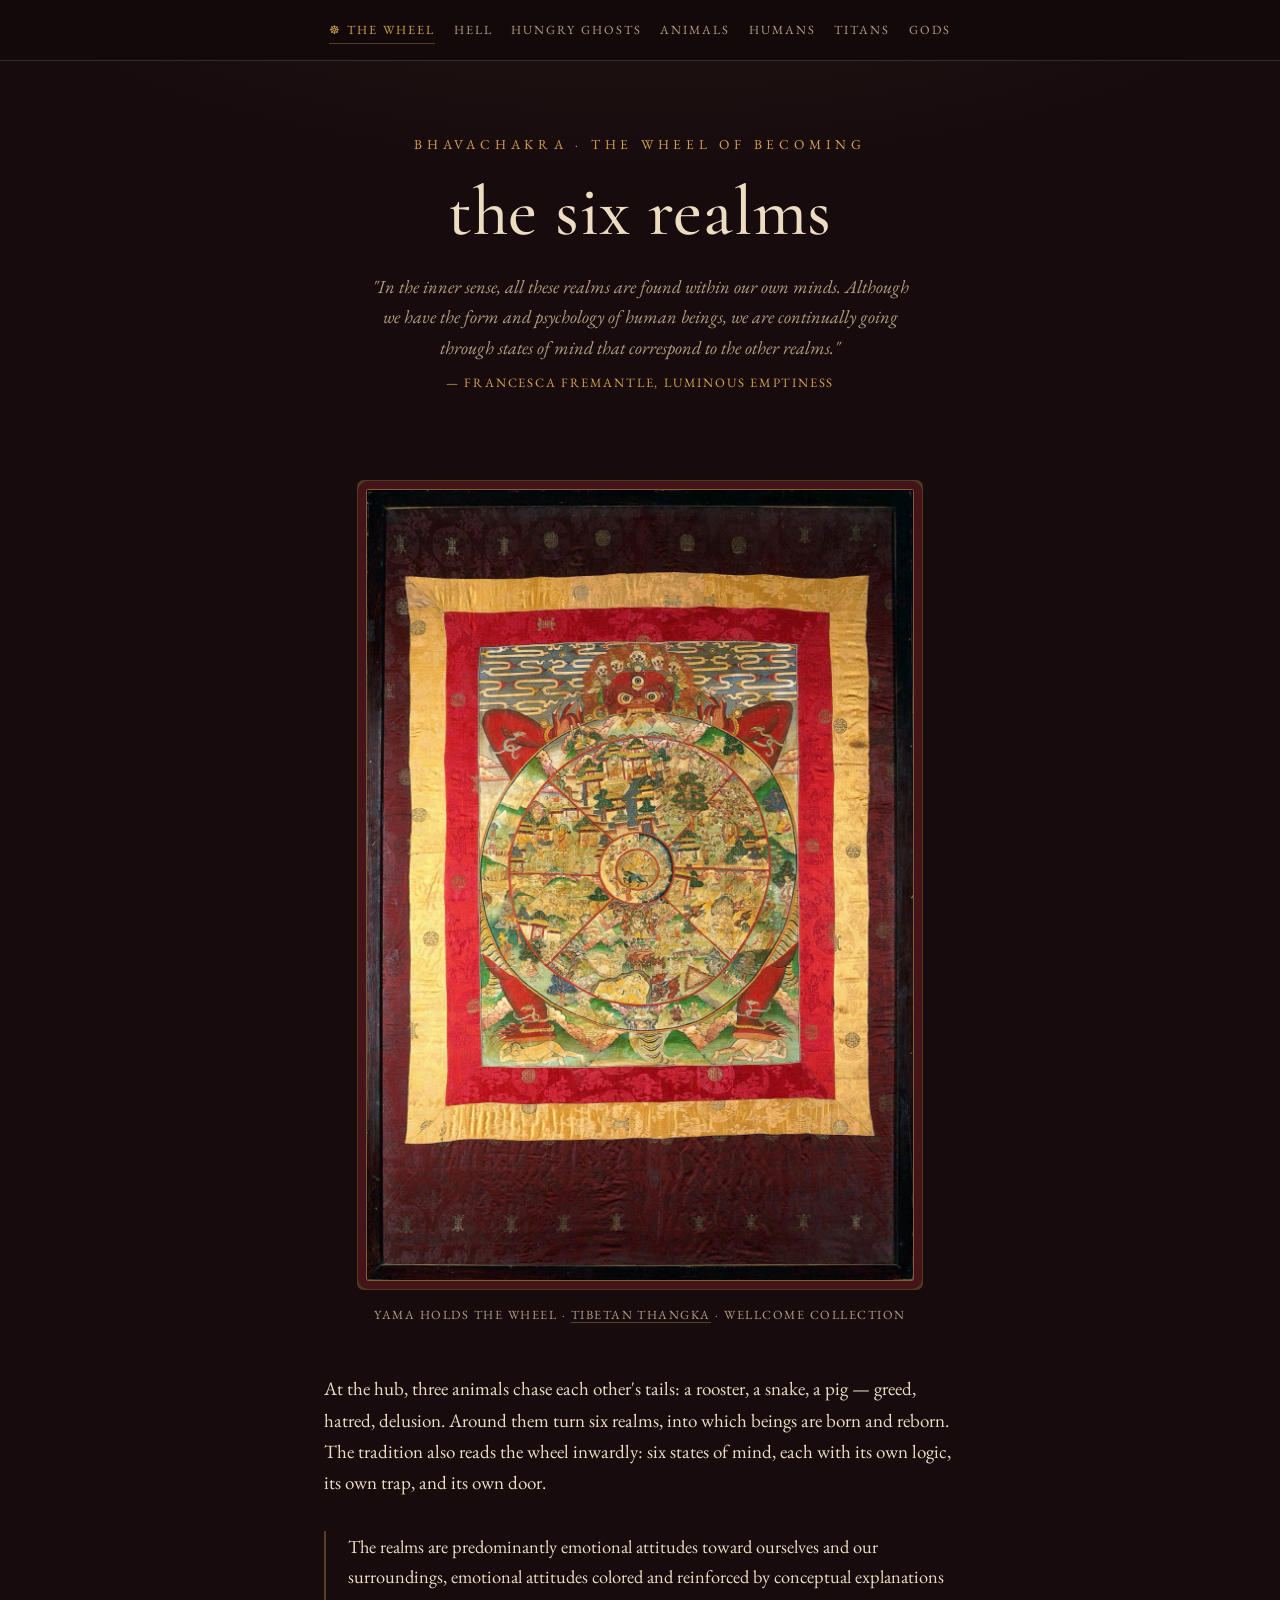
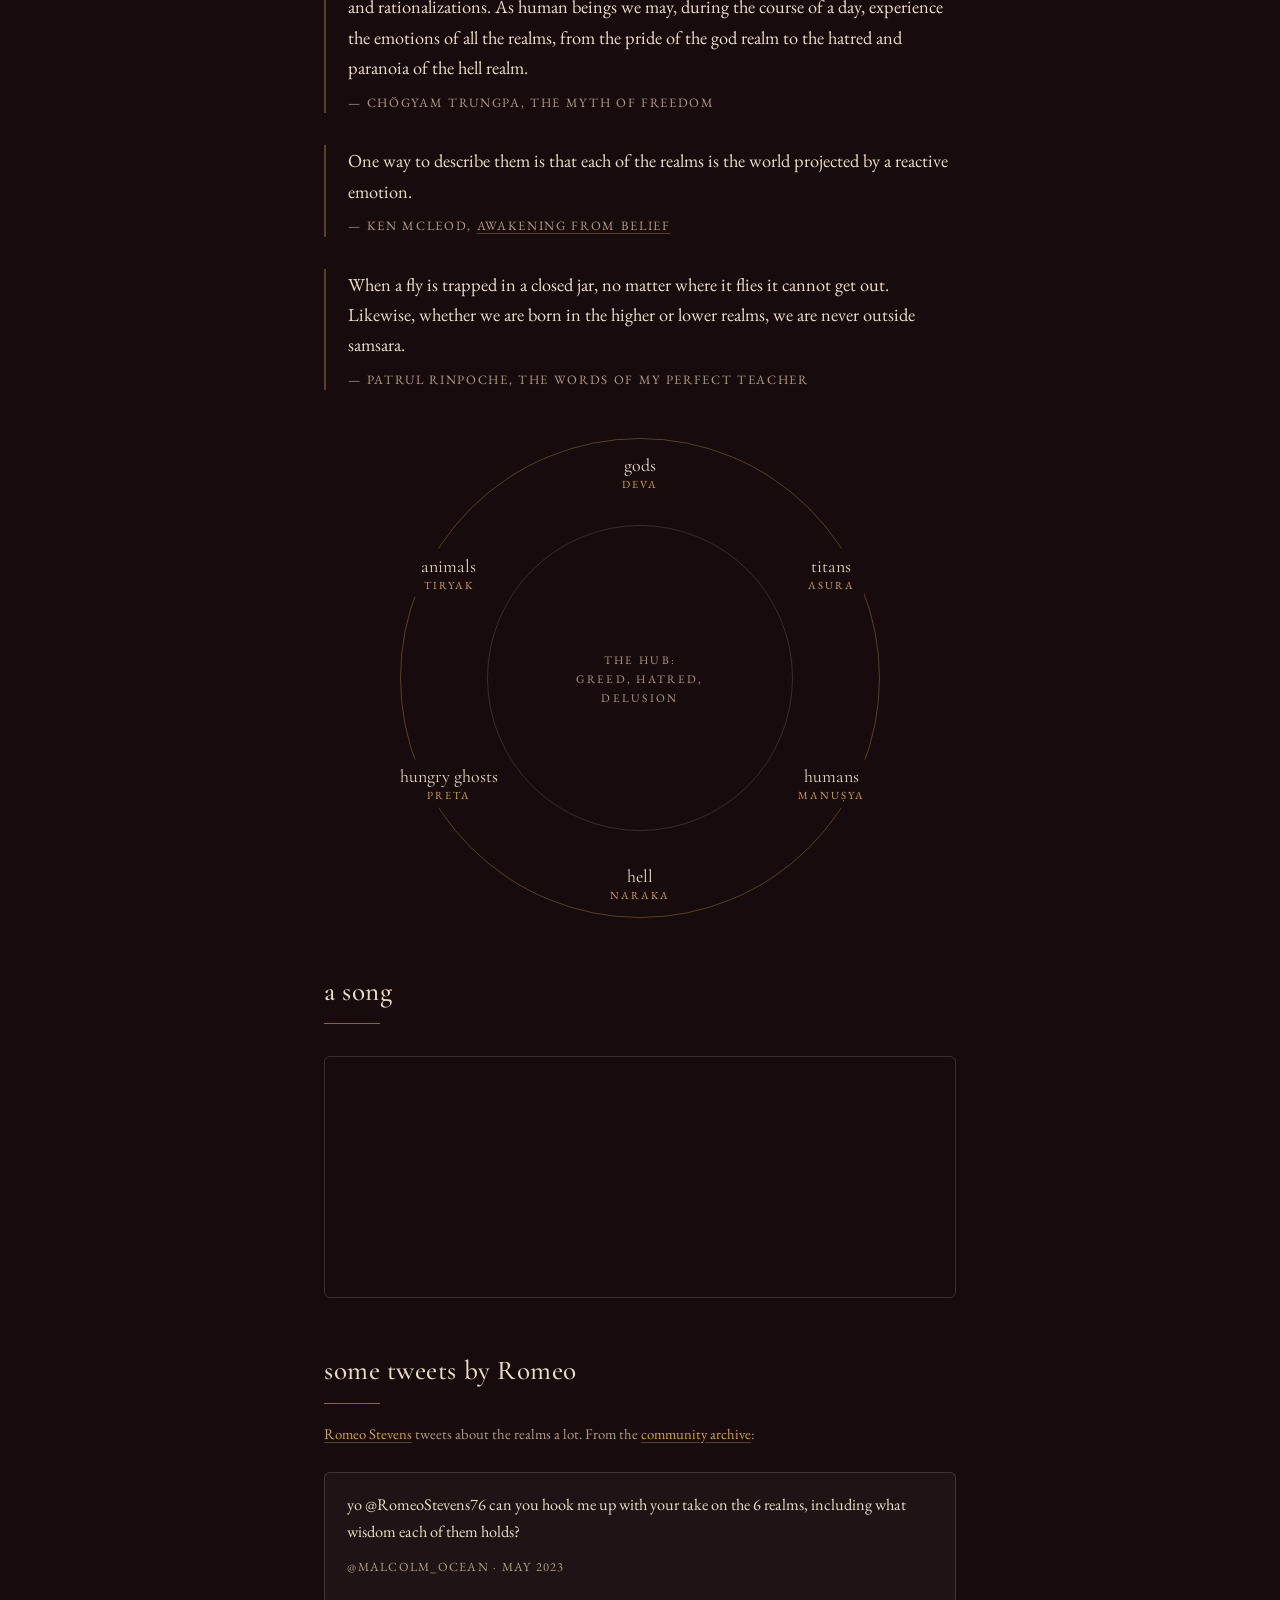
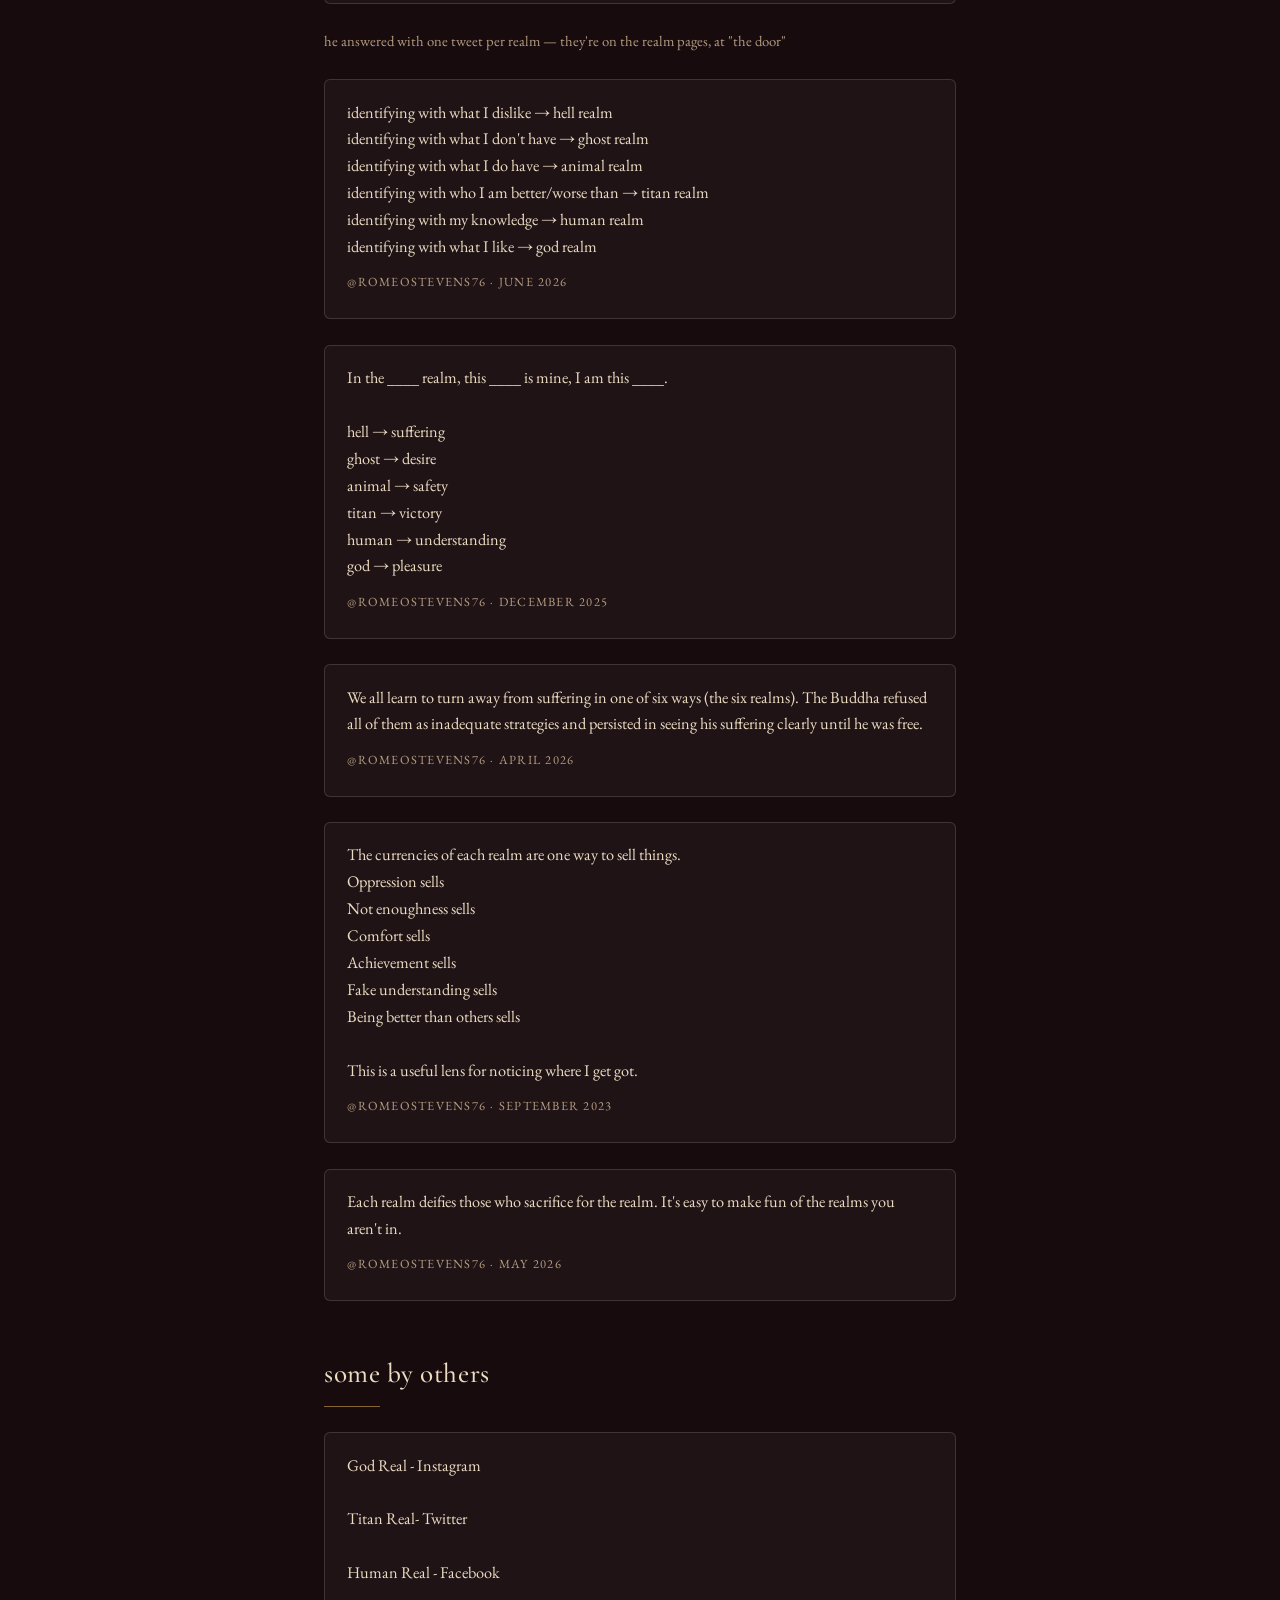
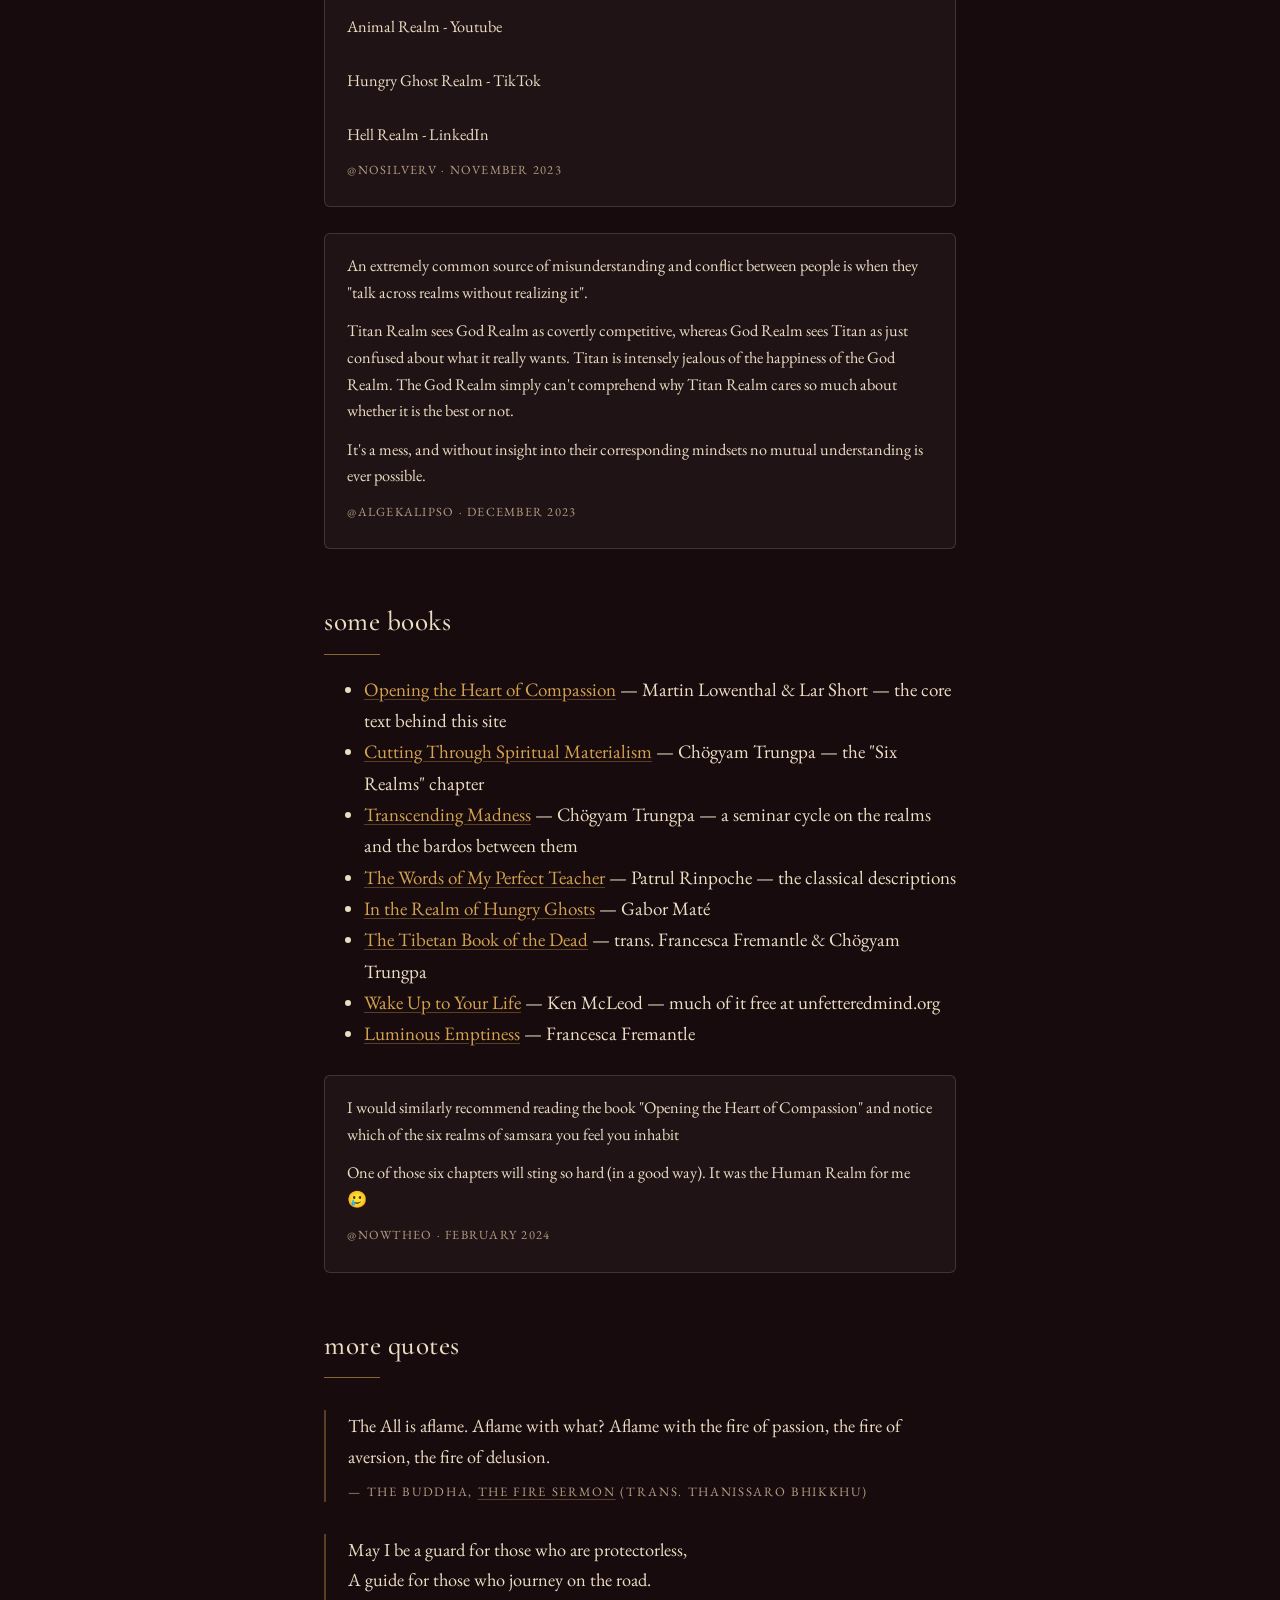
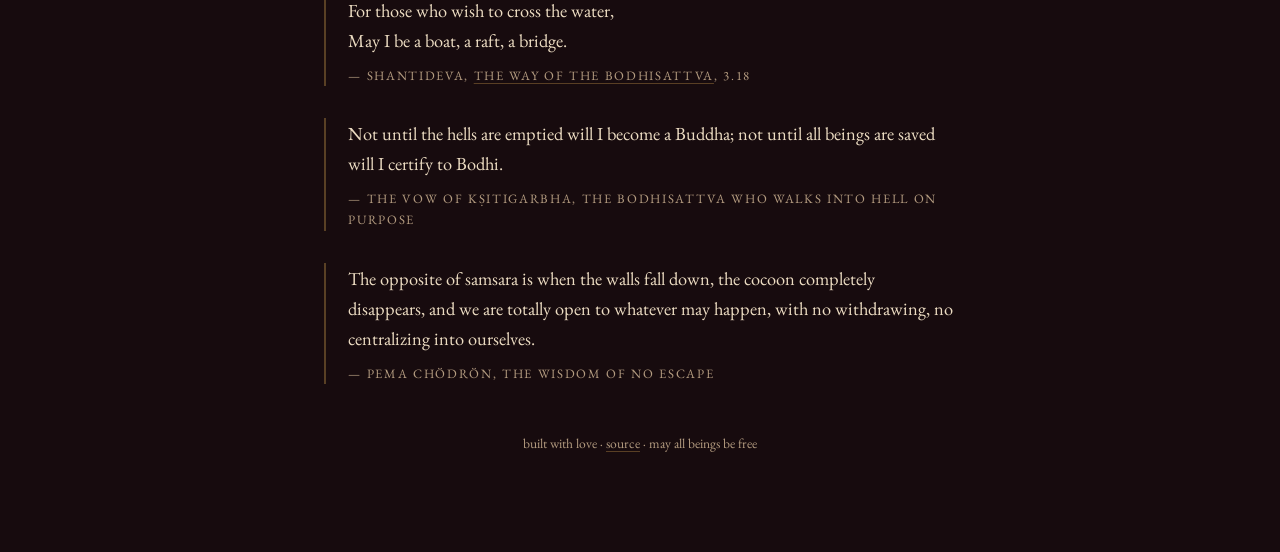
<file: index.html>
<!DOCTYPE html>
<html lang="en">
<head>
<meta charset="utf-8">
<meta name="viewport" content="width=device-width, initial-scale=1">
<title>the six realms</title>
<meta name="description" content="A field guide to the six realms of samsara — not as places you go, but as states of mind.">
<link rel="preconnect" href="https://fonts.googleapis.com">
<link rel="preconnect" href="https://fonts.gstatic.com" crossorigin>
<link href="https://fonts.googleapis.com/css2?family=Cormorant+Garamond:ital,wght@0,400;0,500;0,600;1,400&family=EB+Garamond:ital,wght@0,400;0,500;1,400&display=swap" rel="stylesheet">
<link rel="stylesheet" href="style.css">
<link rel="icon" href="data:image/svg+xml,<svg xmlns='http://www.w3.org/2000/svg' viewBox='0 0 100 100'><text y='.9em' font-size='90'>☸</text></svg>">
</head>
<body class="realm-index">

<nav class="site-nav">
  <a href="index.html" class="wheel-link here">☸ the wheel</a>
  <a href="hell.html">hell</a>
  <a href="hungry-ghost.html">hungry ghosts</a>
  <a href="animal.html">animals</a>
  <a href="human.html">humans</a>
  <a href="asura.html">titans</a>
  <a href="deva.html">gods</a>
</nav>

<main>

<header class="hero">
  <p class="realm-sanskrit">bhavachakra · the wheel of becoming</p>
  <h1>the six realms</h1>
  <p class="gate">"In the inner sense, all these realms are found within our own minds. Although we have the form and psychology of human beings, we are continually going through states of mind that correspond to the other realms."
    <cite>— Francesca Fremantle, Luminous Emptiness</cite>
  </p>
</header>

<figure class="realm-art tall">
  <img src="art/wheel.jpg" alt="Yama, the Lord of Death, holding the wheel of life — Tibetan thangka">
  <figcaption>Yama holds the wheel · <a href="https://commons.wikimedia.org/wiki/File:Yama,_the_Lord_of_Death,_holding_the_Wheel_of_Life_Wellcome_V0017709.jpg">Tibetan thangka</a> · Wellcome Collection</figcaption>
</figure>

<p>At the hub, three animals chase each other's tails: a rooster, a snake, a pig — greed, hatred, delusion. Around them turn six realms, into which beings are born and reborn. The tradition also reads the wheel inwardly: six states of mind, each with its own logic, its own trap, and its own door.</p>

<blockquote>
  <p>The realms are predominantly emotional attitudes toward ourselves and our surroundings, emotional attitudes colored and reinforced by conceptual explanations and rationalizations. As human beings we may, during the course of a day, experience the emotions of all the realms, from the pride of the god realm to the hatred and paranoia of the hell realm.</p>
  <cite>— Chögyam Trungpa, The Myth of Freedom</cite>
</blockquote>

<blockquote>
  <p>One way to describe them is that each of the realms is the world projected by a reactive emotion.</p>
  <cite>— Ken McLeod, <a href="https://unfetteredmind.org/series-chapter/awakening-from-belief-9-afb09/">Awakening from Belief</a></cite>
</blockquote>

<blockquote>
  <p>When a fly is trapped in a closed jar, no matter where it flies it cannot get out. Likewise, whether we are born in the higher or lower realms, we are never outside samsara.</p>
  <cite>— Patrul Rinpoche, The Words of My Perfect Teacher</cite>
</blockquote>

<div class="wheel" aria-hidden="false">
  <div class="hub">the hub:<br>greed, hatred,<br>delusion</div>
  <a class="spoke" href="deva.html"    style="top: 7%;  left: 50%;">gods<small>deva</small></a>
  <a class="spoke" href="asura.html"   style="top: 28%; left: 90%;">titans<small>asura</small></a>
  <a class="spoke" href="human.html"   style="top: 72%; left: 90%;">humans<small>manuṣya</small></a>
  <a class="spoke" href="hell.html"    style="top: 93%; left: 50%;">hell<small>naraka</small></a>
  <a class="spoke" href="hungry-ghost.html" style="top: 72%; left: 10%;">hungry ghosts<small>preta</small></a>
  <a class="spoke" href="animal.html"  style="top: 28%; left: 10%;">animals<small>tiryak</small></a>
</div>

<ul class="wheel-list">
  <li><a href="hell.html">hell<small>naraka</small></a></li>
  <li><a href="hungry-ghost.html">hungry ghosts<small>preta</small></a></li>
  <li><a href="animal.html">animals<small>tiryak</small></a></li>
  <li><a href="human.html">humans<small>manuṣya</small></a></li>
  <li><a href="asura.html">titans<small>asura</small></a></li>
  <li><a href="deva.html">gods<small>deva</small></a></li>
</ul>

<section>
  <h2>a song</h2>
  <div class="embed-frame">
    <iframe src="https://suno.com/embed/98c81446-f246-4546-814d-08f74e98b124" height="240" title="6 realms (synthpop) — Romeo Stevens on Suno" loading="lazy"></iframe>
  </div>
</section>

<section>
  <h2>some tweets by Romeo</h2>
  <p class="small-note"><a href="https://twitter.com/RomeoStevens76">Romeo Stevens</a> tweets about the realms a lot. From the <a href="https://www.community-archive.org/">community archive</a>:</p>

  <div class="tweet">
    <p>yo @RomeoStevens76 can you hook me up with your take on the 6 realms, including what wisdom each of them holds?</p>
    <p class="tweet-meta"><a href="https://twitter.com/Malcolm_Ocean/status/1660195586518429699">@Malcolm_Ocean · may 2023</a></p>
  </div>
  <p class="small-note">he answered with one tweet per realm — they're on the realm pages, at "the door"</p>

  <div class="tweet">
    <p>identifying with what I dislike → hell realm
identifying with what I don't have → ghost realm
identifying with what I do have → animal realm
identifying with who I am better/worse than → titan realm
identifying with my knowledge → human realm
identifying with what I like → god realm</p>
    <p class="tweet-meta"><a href="https://twitter.com/RomeoStevens76/status/2072034721190879373">@RomeoStevens76 · june 2026</a></p>
  </div>

  <div class="tweet">
    <p>In the ____ realm, this ____ is mine, I am this ____.

hell → suffering
ghost → desire
animal → safety
titan → victory
human → understanding
god → pleasure</p>
    <p class="tweet-meta"><a href="https://twitter.com/RomeoStevens76/status/1997016100538929550">@RomeoStevens76 · december 2025</a></p>
  </div>

  <div class="tweet">
    <p>We all learn to turn away from suffering in one of six ways (the six realms). The Buddha refused all of them as inadequate strategies and persisted in seeing his suffering clearly until he was free.</p>
    <p class="tweet-meta"><a href="https://twitter.com/RomeoStevens76/status/2043924859550609560">@RomeoStevens76 · april 2026</a></p>
  </div>

  <div class="tweet">
    <p>The currencies of each realm are one way to sell things.
Oppression sells
Not enoughness sells
Comfort sells
Achievement sells
Fake understanding sells
Being better than others sells

This is a useful lens for noticing where I get got.</p>
    <p class="tweet-meta"><a href="https://twitter.com/RomeoStevens76/status/1697971773827113064">@RomeoStevens76 · september 2023</a></p>
  </div>

  <div class="tweet">
    <p>Each realm deifies those who sacrifice for the realm. It's easy to make fun of the realms you aren't in.</p>
    <p class="tweet-meta"><a href="https://twitter.com/RomeoStevens76/status/2057097500759343468">@RomeoStevens76 · may 2026</a></p>
  </div>
</section>

<section>
  <h2>some by others</h2>

  <div class="tweet">
    <p>God Real - Instagram

Titan Real- Twitter

Human Real - Facebook

Animal Realm - Youtube

Hungry Ghost Realm - TikTok

Hell Realm - LinkedIn</p>
    <p class="tweet-meta"><a href="https://twitter.com/nosilverv/status/1727453858253746589">@nosilverv · november 2023</a></p>
  </div>

  <div class="tweet">
    <p>An extremely common source of misunderstanding and conflict between people is when they "talk across realms without realizing it".</p>
    <p>Titan Realm sees God Realm as covertly competitive, whereas God Realm sees Titan as just confused about what it really wants. Titan is intensely jealous of the happiness of the God Realm. The God Realm simply can't comprehend why Titan Realm cares so much about whether it is the best or not.</p>
    <p>It's a mess, and without insight into their corresponding mindsets no mutual understanding is ever possible.</p>
    <p class="tweet-meta"><a href="https://twitter.com/algekalipso/status/1737350589367898453">@algekalipso · december 2023</a></p>
  </div>
</section>

<section>
  <h2>some books</h2>
  <ul>
    <li><a href="https://www.goodreads.com/book/show/716079.Opening_the_Heart_of_Compassion">Opening the Heart of Compassion</a> — Martin Lowenthal &amp; Lar Short — the core text behind this site</li>
    <li><a href="https://www.shambhala.com/cutting-through-spiritual-materialism-1074.html">Cutting Through Spiritual Materialism</a> — Chögyam Trungpa — the "Six Realms" chapter</li>
    <li><a href="https://www.shambhala.com/transcending-madness-1301.html">Transcending Madness</a> — Chögyam Trungpa — a seminar cycle on the realms and the bardos between them</li>
    <li><a href="https://www.shambhala.com/the-words-of-my-perfect-teacher-2765.html">The Words of My Perfect Teacher</a> — Patrul Rinpoche — the classical descriptions</li>
    <li><a href="https://drgabormate.com/book/in-the-realm-of-hungry-ghosts/">In the Realm of Hungry Ghosts</a> — Gabor Maté</li>
    <li><a href="https://www.shambhala.com/the-tibetan-book-of-the-dead-3172.html">The Tibetan Book of the Dead</a> — trans. Francesca Fremantle &amp; Chögyam Trungpa</li>
    <li><a href="https://unfetteredmind.org/">Wake Up to Your Life</a> — Ken McLeod — much of it free at unfetteredmind.org</li>
    <li><a href="https://www.shambhala.com/luminous-emptiness-2497.html">Luminous Emptiness</a> — Francesca Fremantle</li>
  </ul>

  <div class="tweet">
    <p>I would similarly recommend reading the book "Opening the Heart of Compassion" and notice which of the six realms of samsara you feel you inhabit</p>
    <p>One of those six chapters will sting so hard (in a good way). It was the Human Realm for me 🥲</p>
    <p class="tweet-meta"><a href="https://twitter.com/nowtheo/status/1754448942824378665">@nowtheo · february 2024</a></p>
  </div>
</section>

<section>
  <h2>more quotes</h2>

  <blockquote>
    <p>The All is aflame. Aflame with what? Aflame with the fire of passion, the fire of aversion, the fire of delusion.</p>
    <cite>— the Buddha, <a href="https://www.accesstoinsight.org/tipitaka/sn/sn35/sn35.028.than.html">the Fire Sermon</a> (trans. Thanissaro Bhikkhu)</cite>
  </blockquote>

  <blockquote class="verse">
    <p>May I be a guard for those who are protectorless,
A guide for those who journey on the road.
For those who wish to cross the water,
May I be a boat, a raft, a bridge.</p>
    <cite>— Shantideva, <a href="https://bodhicitta.tsadra.org/index.php/Texts/Bodhicary%C4%81vat%C4%81ra/Verses/3.18">The Way of the Bodhisattva</a>, 3.18</cite>
  </blockquote>

  <blockquote>
    <p>Not until the hells are emptied will I become a Buddha; not until all beings are saved will I certify to Bodhi.</p>
    <cite>— the vow of Kṣitigarbha, the bodhisattva who walks into hell on purpose</cite>
  </blockquote>

  <blockquote>
    <p>The opposite of samsara is when the walls fall down, the cocoon completely disappears, and we are totally open to whatever may happen, with no withdrawing, no centralizing into ourselves.</p>
    <cite>— Pema Chödrön, The Wisdom of No Escape</cite>
  </blockquote>
</section>

<p class="colophon">
  built with love · <a href="https://github.com/malcolmocean/6realms">source</a> · may all beings be free
</p>

</main>
</body>
</html>
</file>
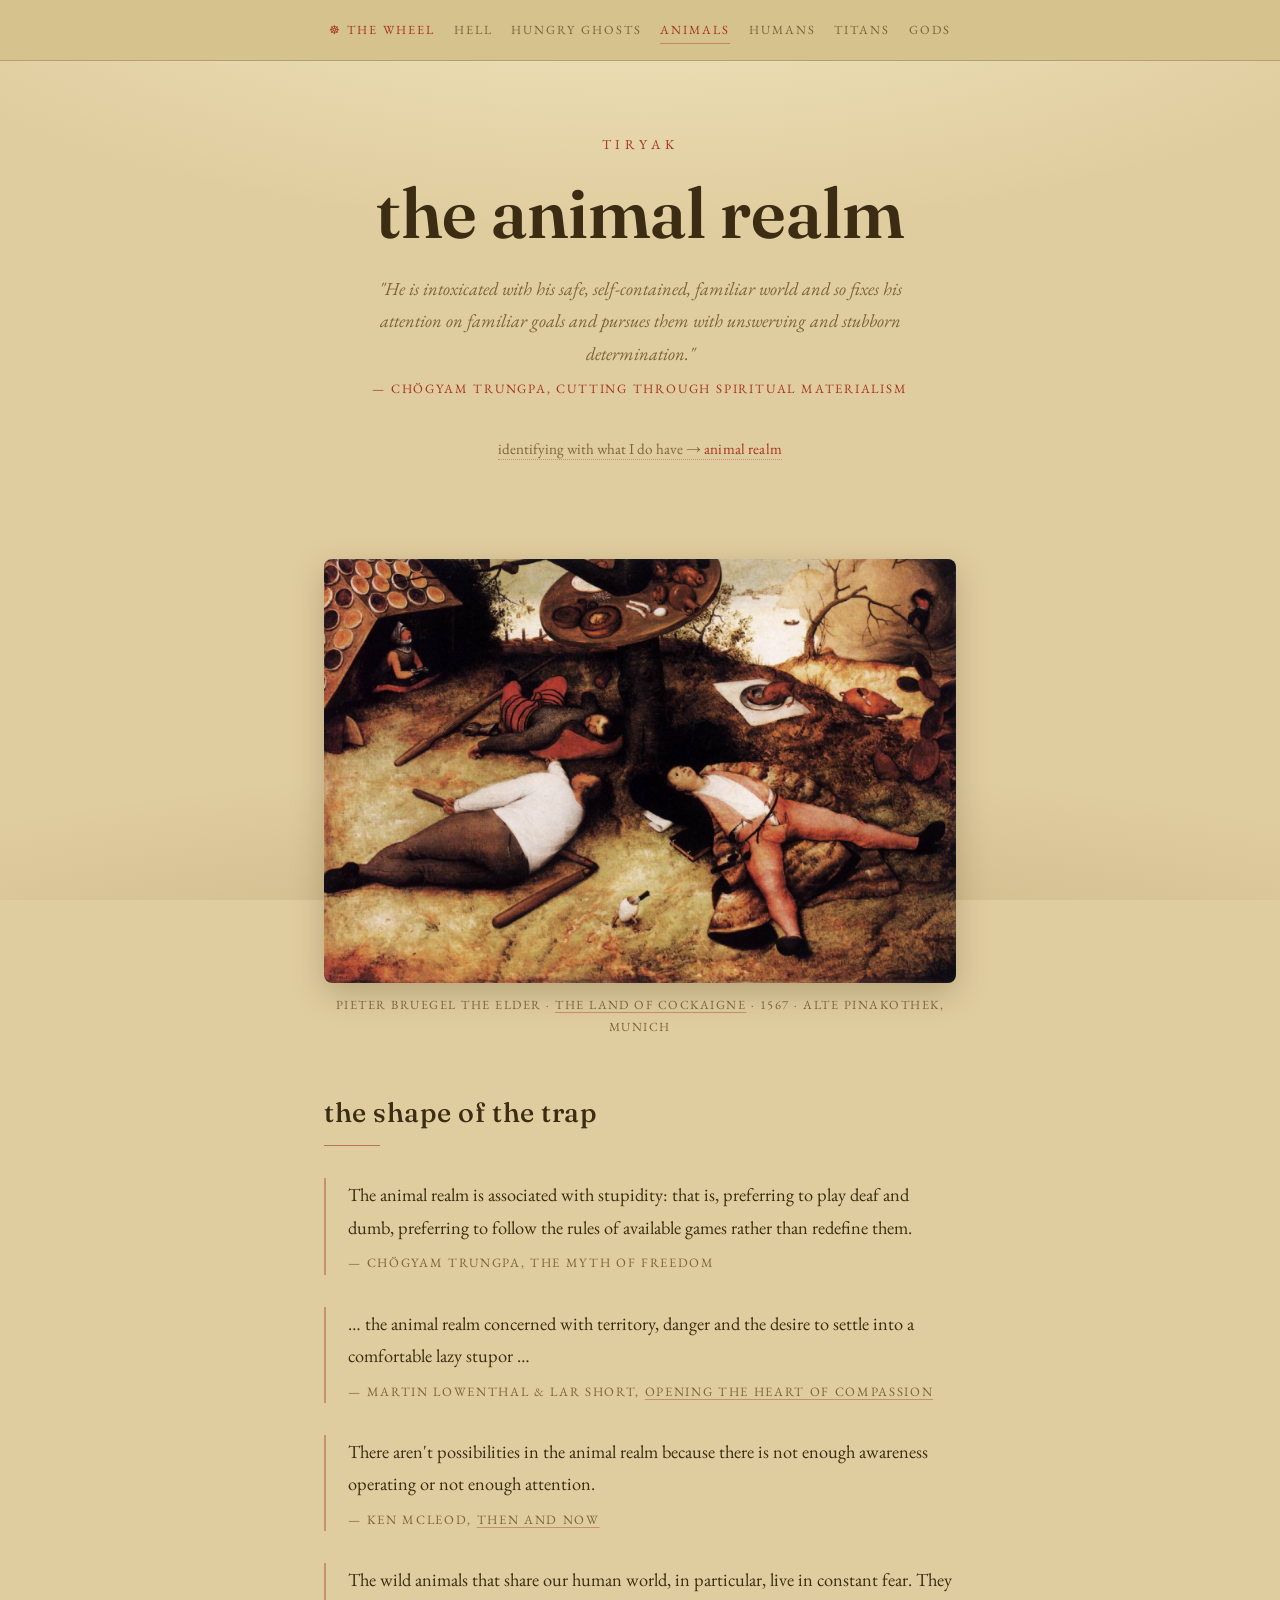
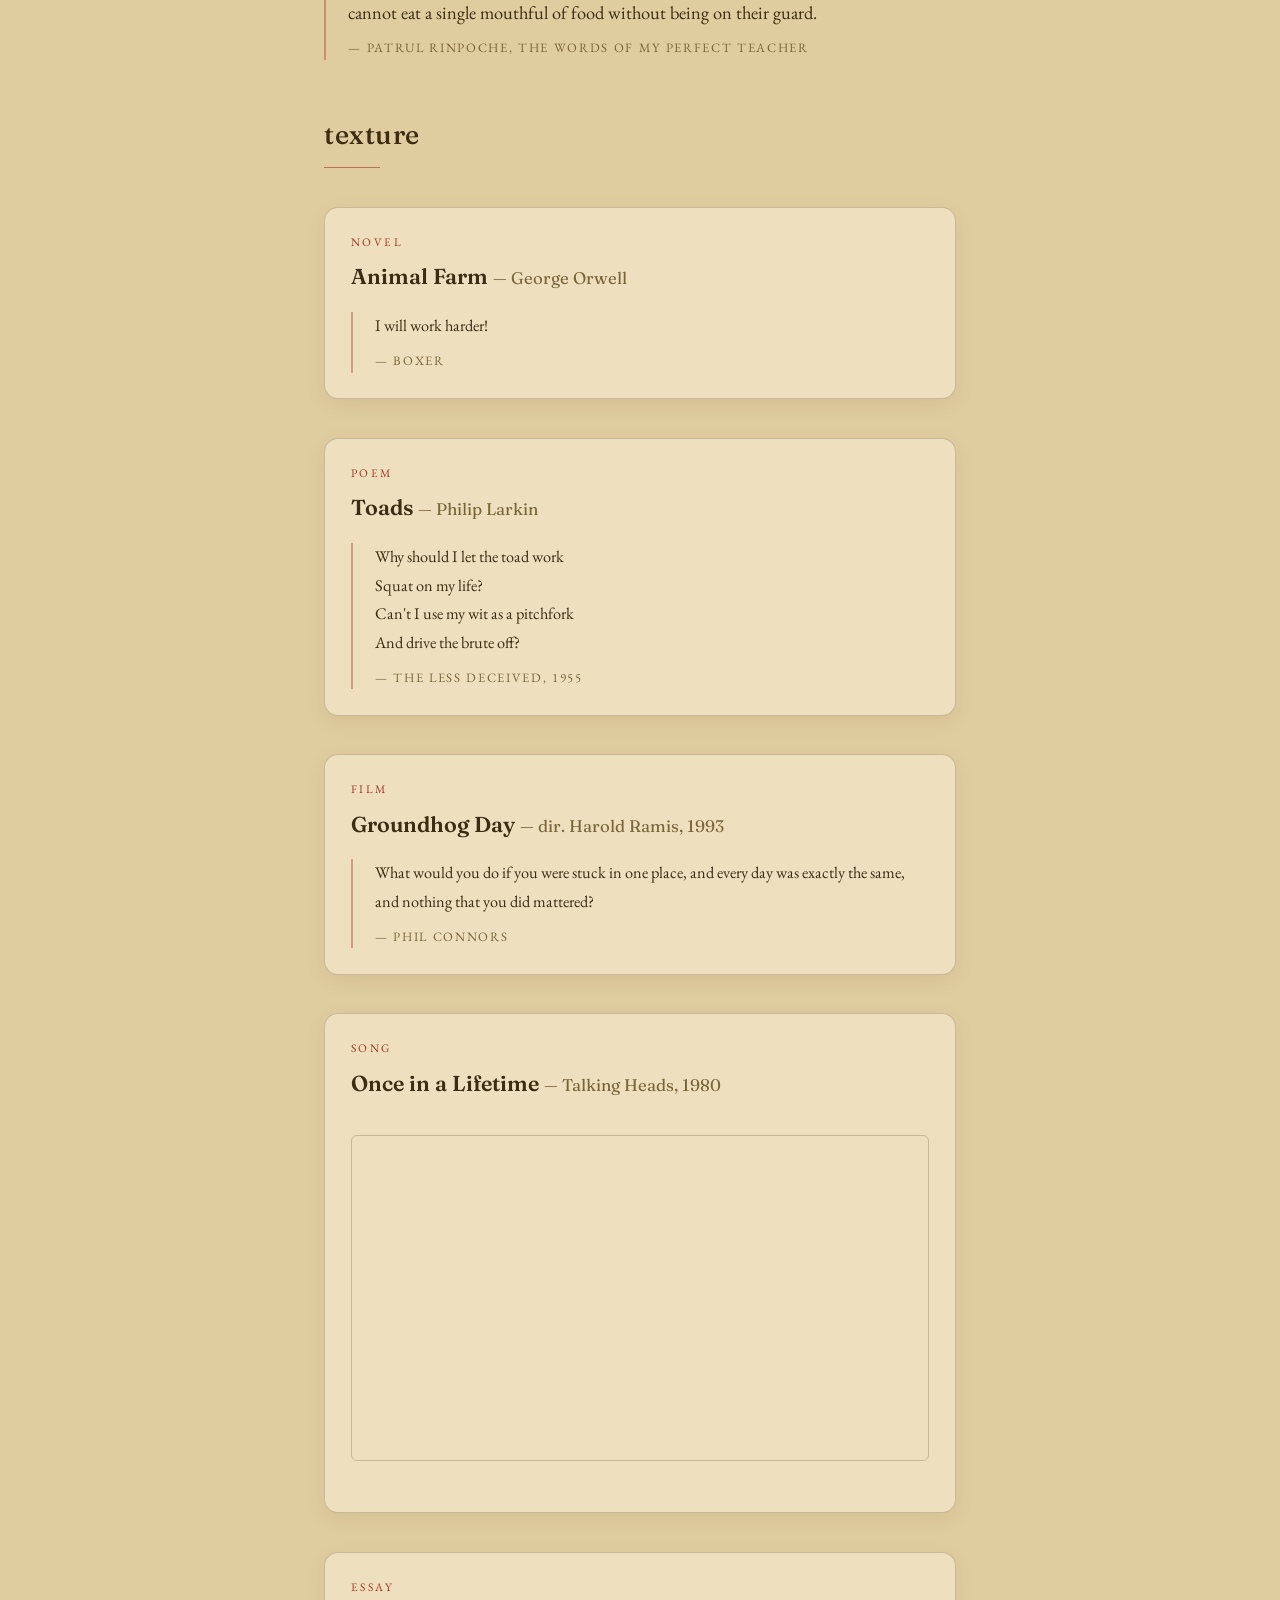
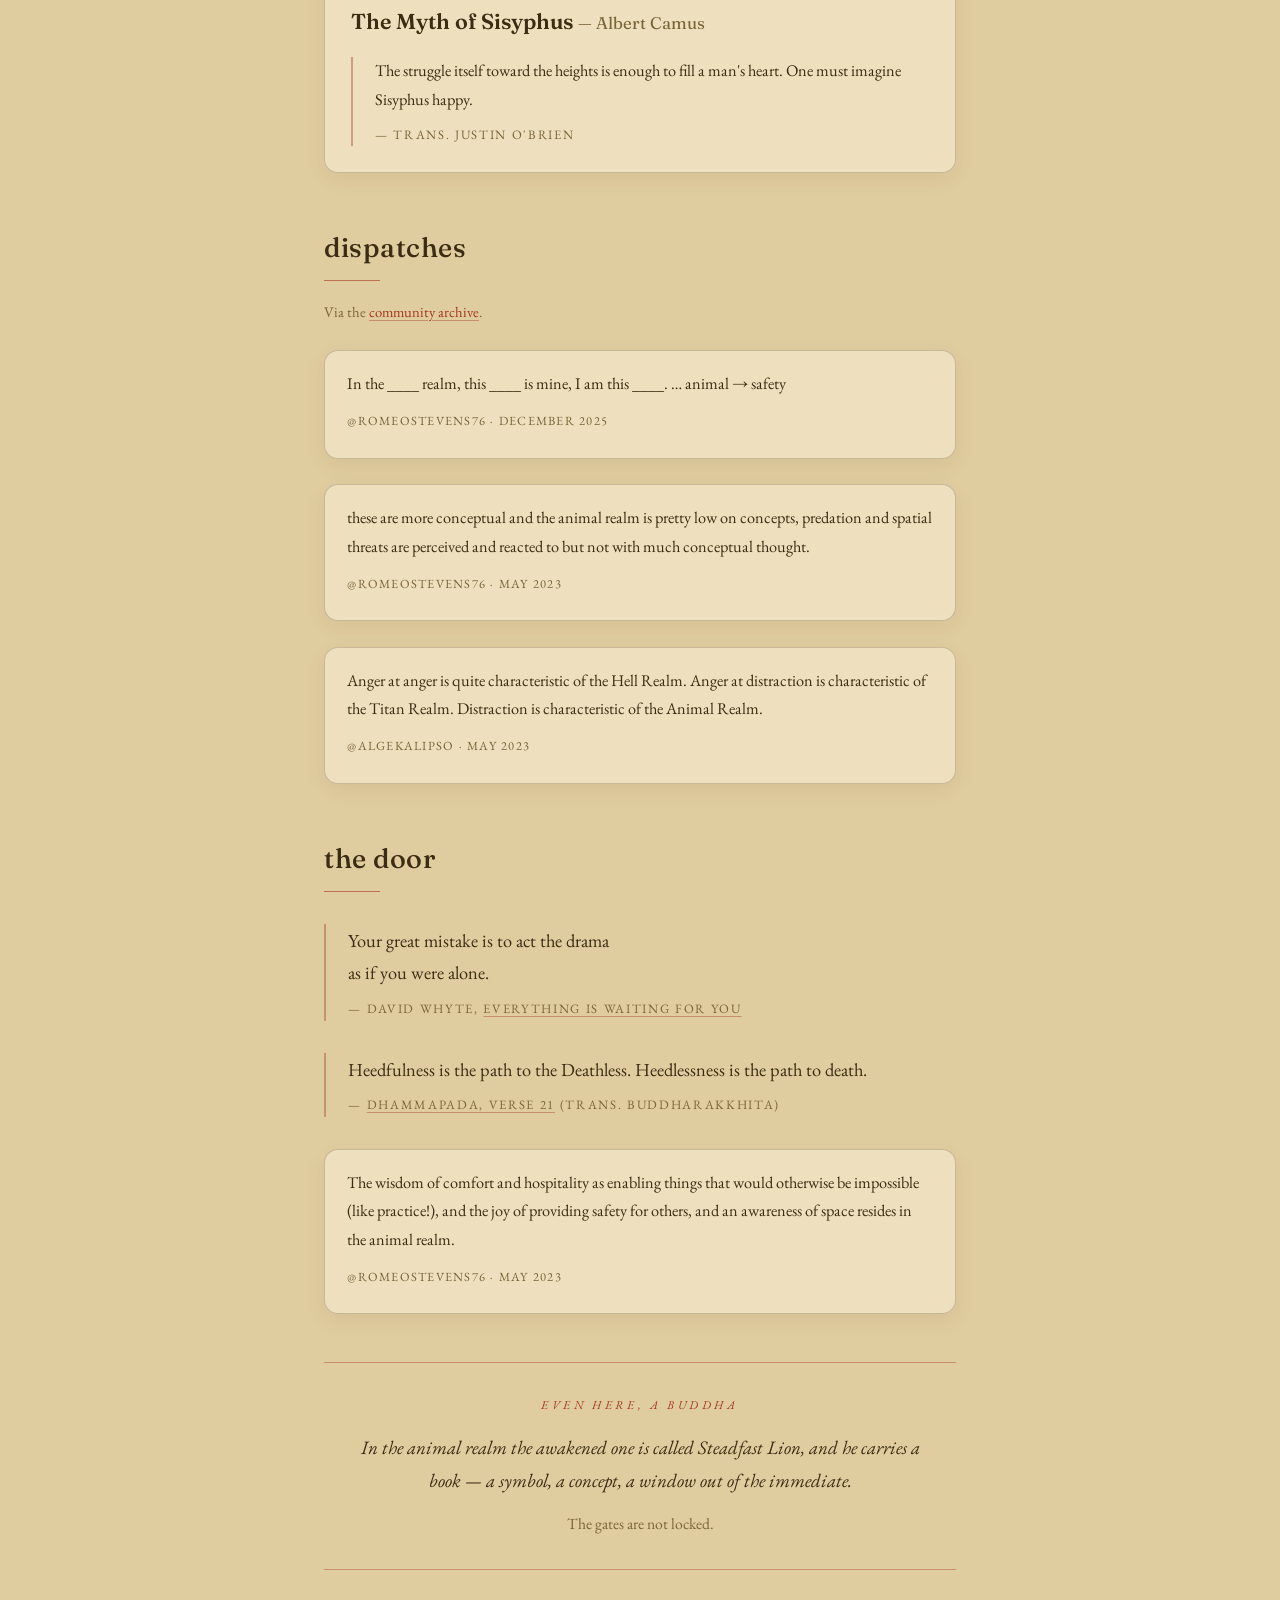
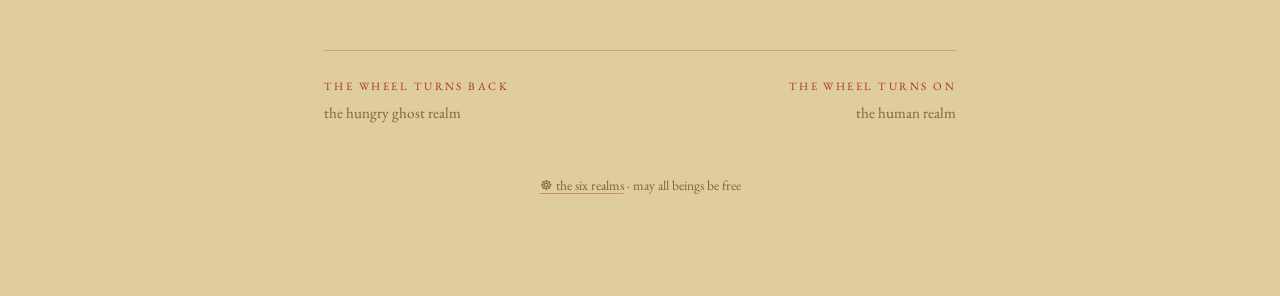
<file: animal.html>
<!DOCTYPE html>
<html lang="en">
<head>
<meta charset="utf-8">
<meta name="viewport" content="width=device-width, initial-scale=1">
<title>animals · the six realms</title>
<meta name="description" content="The animal realm: routine, dullness, head-down survival — the comfort that never looks up.">
<link rel="preconnect" href="https://fonts.googleapis.com">
<link rel="preconnect" href="https://fonts.gstatic.com" crossorigin>
<link href="https://fonts.googleapis.com/css2?family=Fraunces:ital,opsz,wght@0,9..144,400;0,9..144,600;1,9..144,400&family=EB+Garamond:ital,wght@0,400;0,500;1,400&display=swap" rel="stylesheet">
<link rel="stylesheet" href="style.css">
<link rel="icon" href="data:image/svg+xml,<svg xmlns='http://www.w3.org/2000/svg' viewBox='0 0 100 100'><text y='.9em' font-size='90'>☸</text></svg>">
</head>
<body class="realm-animal">

<nav class="site-nav">
  <a href="index.html" class="wheel-link">☸ the wheel</a>
  <a href="hell.html">hell</a>
  <a href="hungry-ghost.html">hungry ghosts</a>
  <a href="animal.html" class="here">animals</a>
  <a href="human.html">humans</a>
  <a href="asura.html">titans</a>
  <a href="deva.html">gods</a>
</nav>

<main>

<header class="hero">
  <p class="realm-sanskrit">tiryak</p>
  <h1>the animal realm</h1>
  <p class="gate">"He is intoxicated with his safe, self-contained, familiar world and so fixes his attention on familiar goals and pursues them with unswerving and stubborn determination."
    <cite>— Chögyam Trungpa, Cutting Through Spiritual Materialism</cite>
  </p>
  <p class="ident"><a href="https://twitter.com/RomeoStevens76/status/2072034721190879373">identifying with what I do have → <em>animal realm</em></a></p>
</header>

<figure class="realm-art">
  <img src="art/animal-cockaigne.jpg" alt="Pieter Bruegel the Elder, The Land of Cockaigne">
  <figcaption>Pieter Bruegel the Elder · <a href="https://commons.wikimedia.org/wiki/File:Pieter_Bruegel_the_Elder_-_The_Land_of_Cockaigne_-_WGA3507.jpg">The Land of Cockaigne</a> · 1567 · Alte Pinakothek, Munich</figcaption>
</figure>

<section>
  <h2>the shape of the trap</h2>

  <blockquote>
    <p>The animal realm is associated with stupidity: that is, preferring to play deaf and dumb, preferring to follow the rules of available games rather than redefine them.</p>
    <cite>— Chögyam Trungpa, The Myth of Freedom</cite>
  </blockquote>

  <blockquote>
    <p>… the animal realm concerned with territory, danger and the desire to settle into a comfortable lazy stupor …</p>
    <cite>— Martin Lowenthal &amp; Lar Short, <a href="https://archive.org/details/openingheartofco00lowe">Opening the Heart of Compassion</a></cite>
  </blockquote>

  <blockquote>
    <p>There aren't possibilities in the animal realm because there is not enough awareness operating or not enough attention.</p>
    <cite>— Ken McLeod, <a href="https://unfetteredmind.org/series-chapter/then-and-now-13/">Then and Now</a></cite>
  </blockquote>

  <blockquote>
    <p>The wild animals that share our human world, in particular, live in constant fear. They cannot eat a single mouthful of food without being on their guard.</p>
    <cite>— Patrul Rinpoche, The Words of My Perfect Teacher</cite>
  </blockquote>
</section>

<section>
  <h2>texture</h2>

  <div class="media-item">
    <p class="media-kind">novel</p>
    <h3>Animal Farm <span class="by">— George Orwell</span></h3>
    <blockquote>
      <p>I will work harder!</p>
      <cite>— Boxer</cite>
    </blockquote>
  </div>

  <div class="media-item">
    <p class="media-kind">poem</p>
    <h3>Toads <span class="by">— Philip Larkin</span></h3>
    <blockquote class="verse">
      <p>Why should I let the toad work
Squat on my life?
Can't I use my wit as a pitchfork
And drive the brute off?</p>
      <cite>— The Less Deceived, 1955</cite>
    </blockquote>
  </div>

  <div class="media-item">
    <p class="media-kind">film</p>
    <h3>Groundhog Day <span class="by">— dir. Harold Ramis, 1993</span></h3>
    <blockquote>
      <p>What would you do if you were stuck in one place, and every day was exactly the same, and nothing that you did mattered?</p>
      <cite>— Phil Connors</cite>
    </blockquote>
  </div>

  <div class="media-item">
    <p class="media-kind">song</p>
    <h3>Once in a Lifetime <span class="by">— Talking Heads, 1980</span></h3>
    <div class="embed-frame">
      <iframe class="video-frame" src="https://www.youtube-nocookie.com/embed/5IsSpAOD6K8" title="Talking Heads — Once in a Lifetime" loading="lazy" allowfullscreen></iframe>
    </div>
  </div>

  <div class="media-item">
    <p class="media-kind">essay</p>
    <h3>The Myth of Sisyphus <span class="by">— Albert Camus</span></h3>
    <blockquote>
      <p>The struggle itself toward the heights is enough to fill a man's heart. One must imagine Sisyphus happy.</p>
      <cite>— trans. Justin O'Brien</cite>
    </blockquote>
  </div>
</section>

<section>
  <h2>dispatches</h2>
  <p class="small-note">Via the <a href="https://www.community-archive.org/">community archive</a>.</p>

  <div class="tweet">
    <p>In the ____ realm, this ____ is mine, I am this ____. … animal → safety</p>
    <p class="tweet-meta"><a href="https://twitter.com/RomeoStevens76/status/1997016100538929550">@RomeoStevens76 · december 2025</a></p>
  </div>

  <div class="tweet">
    <p>these are more conceptual and the animal realm is pretty low on concepts, predation and spatial threats are perceived and reacted to but not with much conceptual thought.</p>
    <p class="tweet-meta"><a href="https://twitter.com/RomeoStevens76/status/1661435885785853953">@RomeoStevens76 · may 2023</a></p>
  </div>

  <div class="tweet">
    <p>Anger at anger is quite characteristic of the Hell Realm. Anger at distraction is characteristic of the Titan Realm. Distraction is characteristic of the Animal Realm.</p>
    <p class="tweet-meta"><a href="https://twitter.com/algekalipso/status/1652937926572142593">@algekalipso · may 2023</a></p>
  </div>
</section>

<section>
  <h2>the door</h2>

  <blockquote class="verse">
    <p>Your great mistake is to act the drama
as if you were alone.</p>
    <cite>— David Whyte, <a href="https://onbeing.org/poetry/everything-is-waiting-for-you/">Everything is Waiting for You</a></cite>
  </blockquote>

  <blockquote>
    <p>Heedfulness is the path to the Deathless. Heedlessness is the path to death.</p>
    <cite>— <a href="https://www.accesstoinsight.org/tipitaka/kn/dhp/dhp.02.budd.html">Dhammapada, verse 21</a> (trans. Buddharakkhita)</cite>
  </blockquote>

  <div class="tweet">
    <p>The wisdom of comfort and hospitality as enabling things that would otherwise be impossible (like practice!), and the joy of providing safety for others, and an awareness of space resides in the animal realm.</p>
    <p class="tweet-meta"><a href="https://twitter.com/RomeoStevens76/status/1660277211734355971">@RomeoStevens76 · may 2023</a></p>
  </div>
</section>

<div class="buddha-note">
  <p class="buddha-label">even here, a buddha</p>
  <p>In the animal realm the awakened one is called Steadfast Lion, and he carries a book — a symbol, a concept, a window out of the immediate.</p>
  <p class="plain">The gates are not locked.</p>
</div>

<nav class="turn">
  <a href="hungry-ghost.html"><span class="dir">the wheel turns back</span>the hungry ghost realm</a>
  <a href="human.html" class="next"><span class="dir">the wheel turns on</span>the human realm</a>
</nav>

<p class="colophon"><a href="index.html">☸ the six realms</a> · may all beings be free</p>

</main>
</body>
</html>
</file>
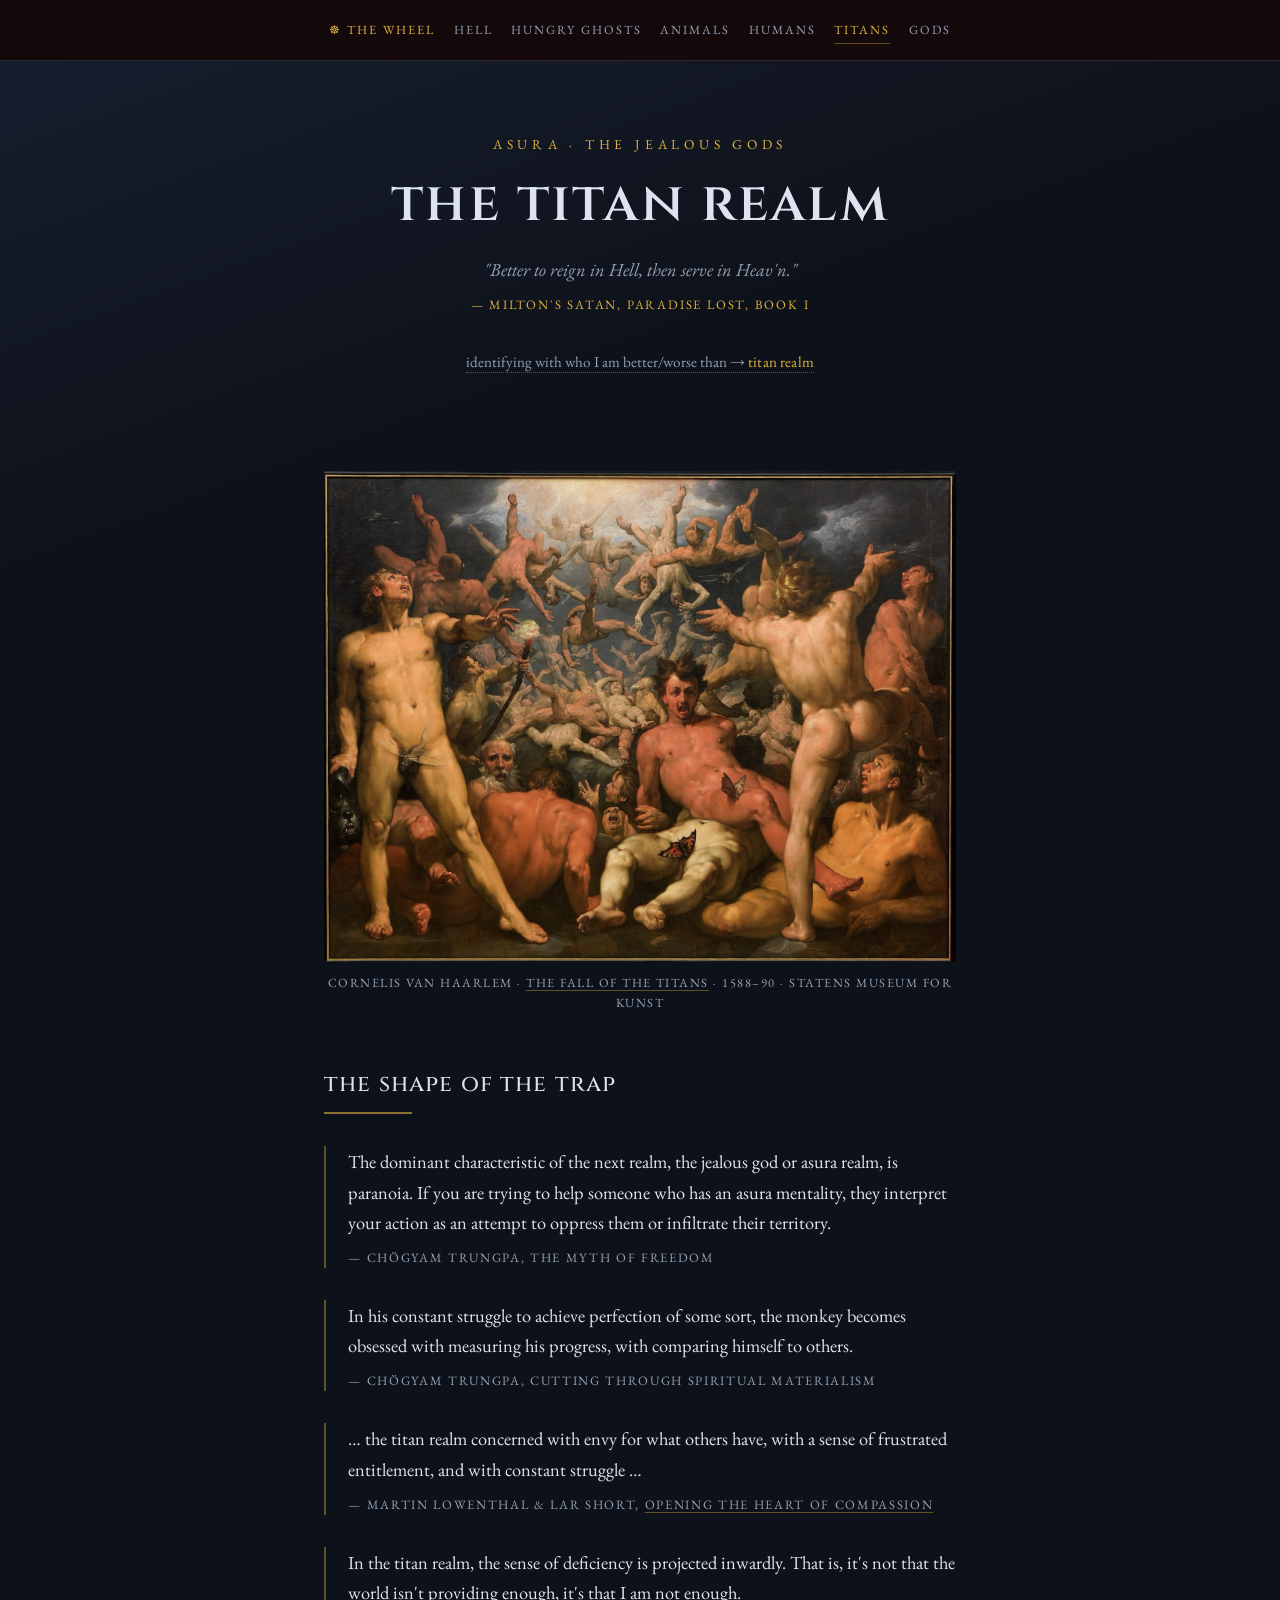
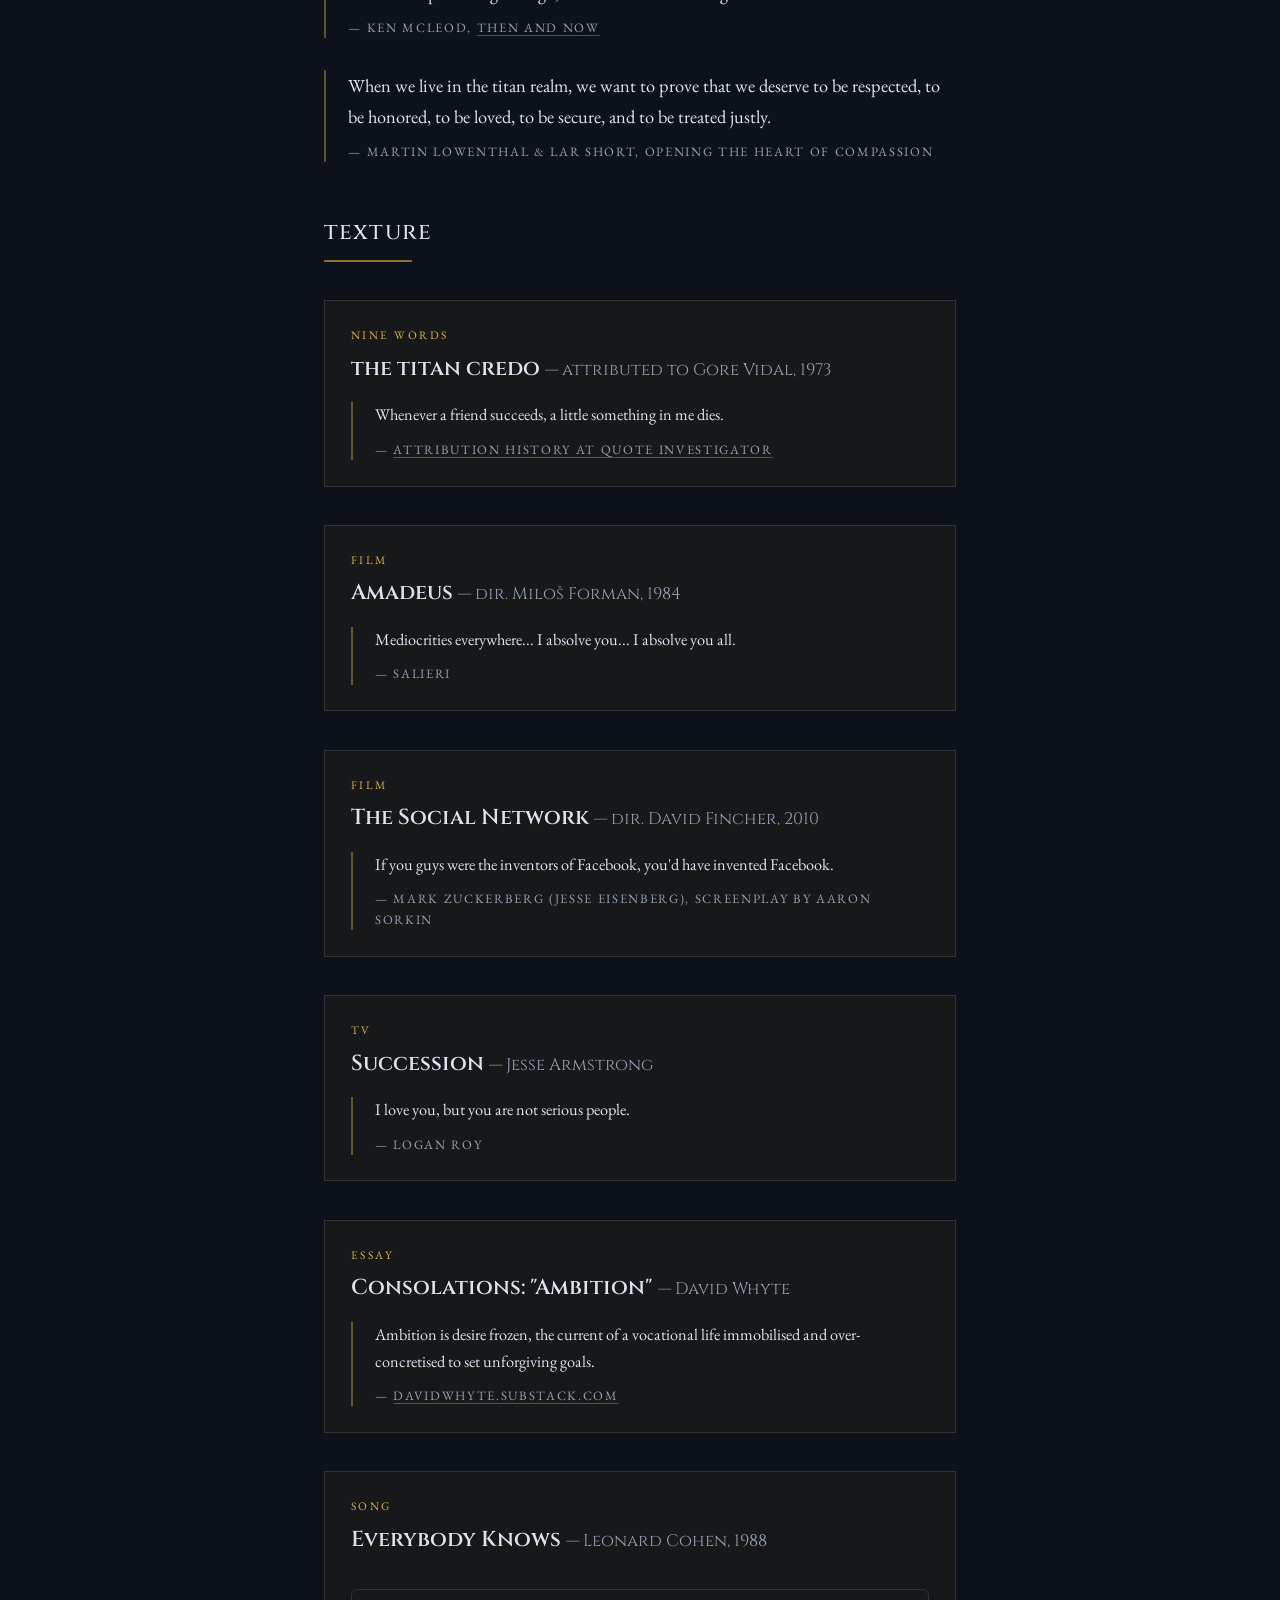
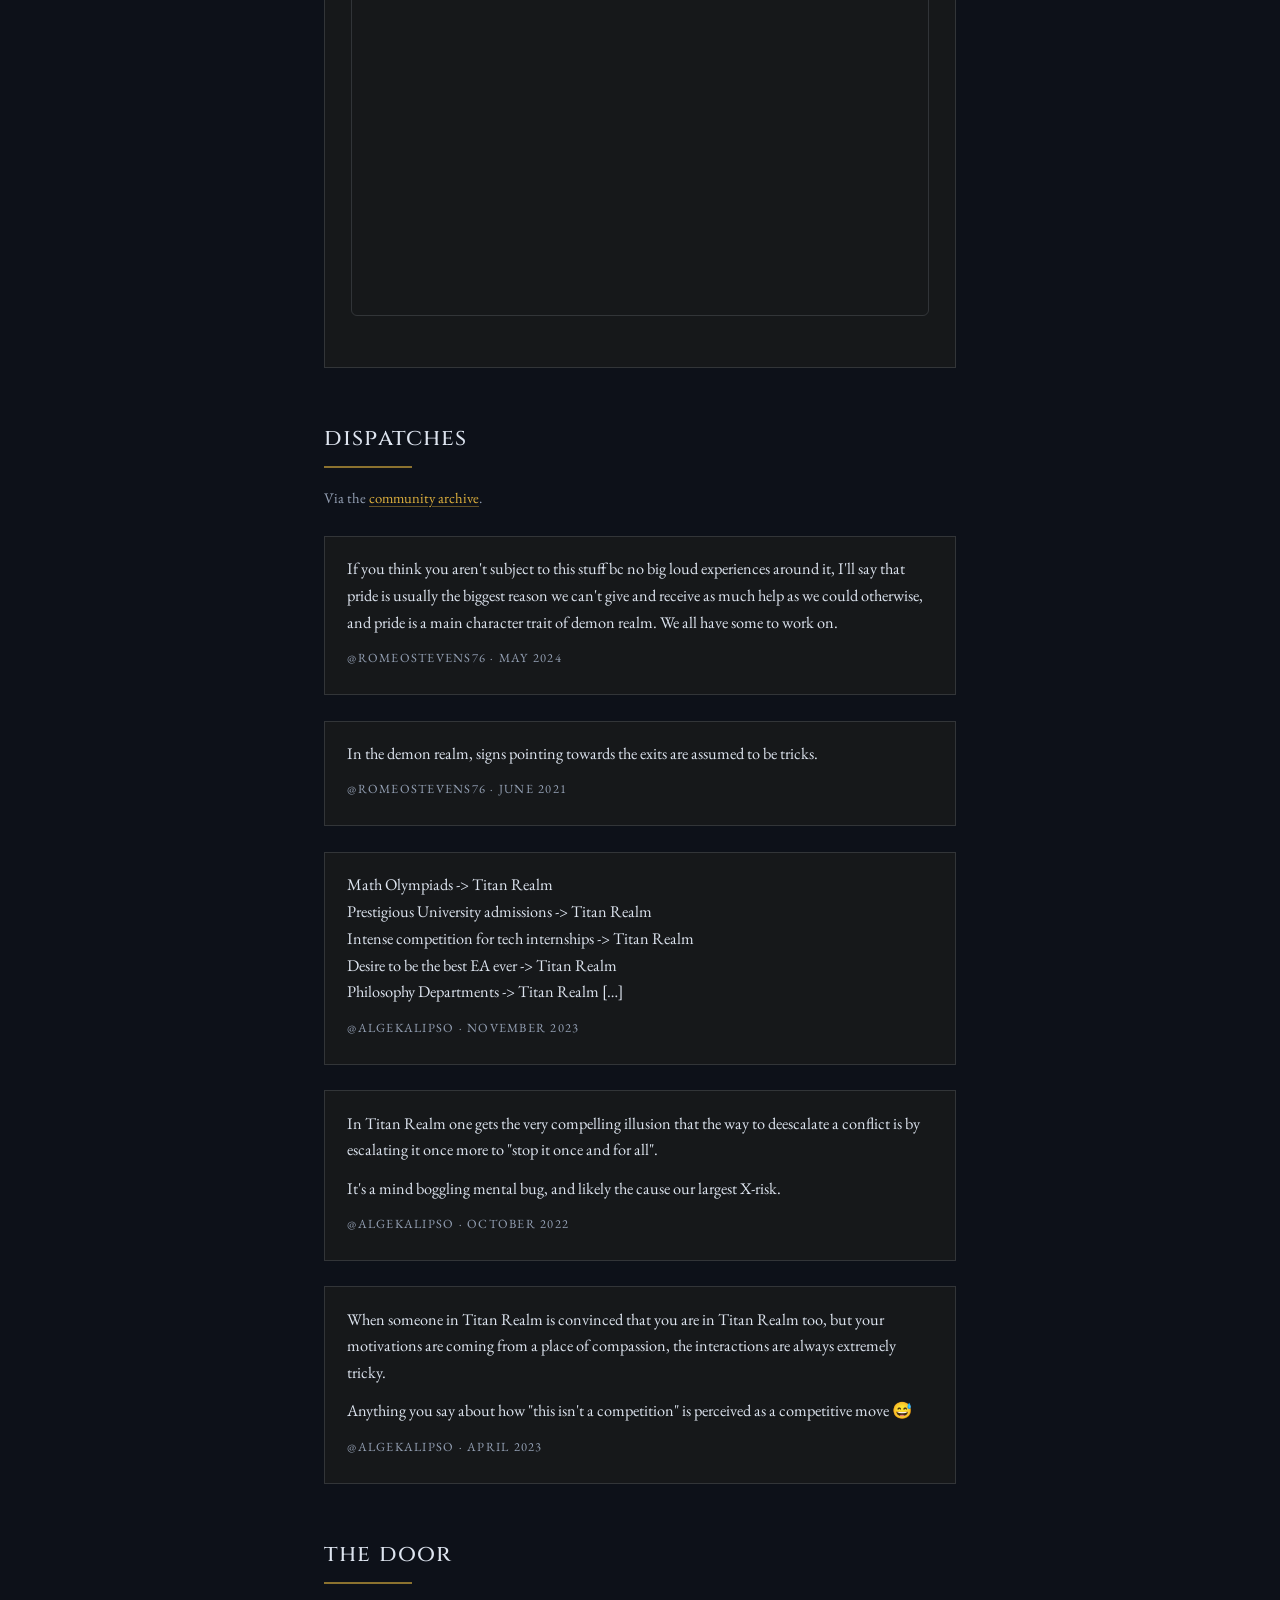
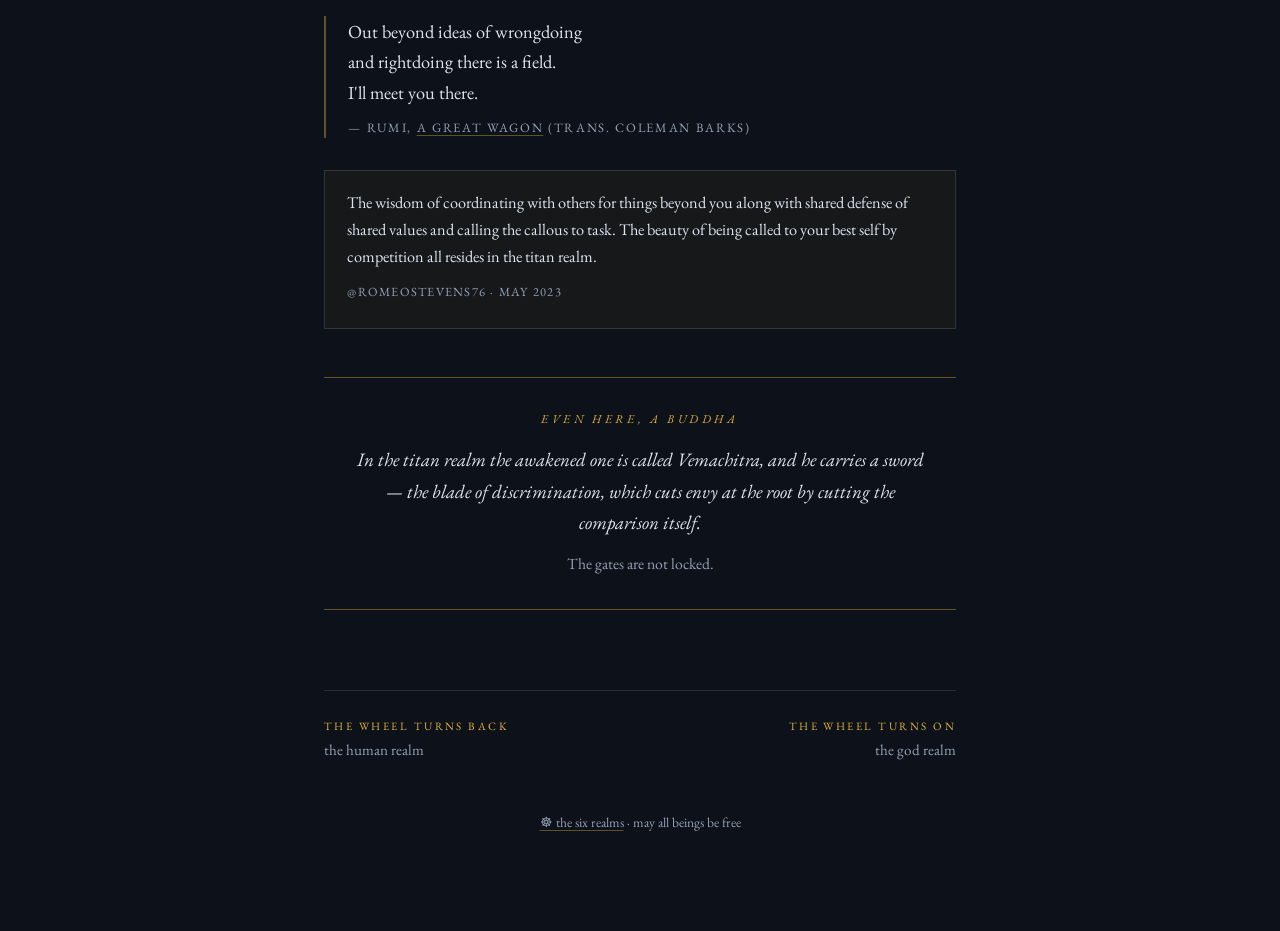
<file: asura.html>
<!DOCTYPE html>
<html lang="en">
<head>
<meta charset="utf-8">
<meta name="viewport" content="width=device-width, initial-scale=1">
<title>titans · the six realms</title>
<meta name="description" content="Asura, the titan realm: envy, paranoia, the fruit that ripens in someone else's garden.">
<link rel="preconnect" href="https://fonts.googleapis.com">
<link rel="preconnect" href="https://fonts.gstatic.com" crossorigin>
<link href="https://fonts.googleapis.com/css2?family=Cinzel:wght@400;600&family=EB+Garamond:ital,wght@0,400;0,500;1,400&display=swap" rel="stylesheet">
<link rel="stylesheet" href="style.css">
<link rel="icon" href="data:image/svg+xml,<svg xmlns='http://www.w3.org/2000/svg' viewBox='0 0 100 100'><text y='.9em' font-size='90'>☸</text></svg>">
</head>
<body class="realm-asura">

<nav class="site-nav">
  <a href="index.html" class="wheel-link">☸ the wheel</a>
  <a href="hell.html">hell</a>
  <a href="hungry-ghost.html">hungry ghosts</a>
  <a href="animal.html">animals</a>
  <a href="human.html">humans</a>
  <a href="asura.html" class="here">titans</a>
  <a href="deva.html">gods</a>
</nav>

<main>

<header class="hero">
  <p class="realm-sanskrit">asura · the jealous gods</p>
  <h1>the titan realm</h1>
  <p class="gate">"Better to reign in Hell, then serve in Heav'n."
    <cite>— Milton's Satan, Paradise Lost, Book I</cite>
  </p>
  <p class="ident"><a href="https://twitter.com/RomeoStevens76/status/2072034721190879373">identifying with who I am better/worse than → <em>titan realm</em></a></p>
</header>

<figure class="realm-art">
  <img src="art/titan-fall.jpg" alt="Cornelis van Haarlem, The Fall of the Titans">
  <figcaption>Cornelis van Haarlem · <a href="https://commons.wikimedia.org/wiki/File:Cornelis_Cornelisz._van_Haarlem_-_The_Fall_of_the_Titans_-_Google_Art_Project.jpg">The Fall of the Titans</a> · 1588–90 · Statens Museum for Kunst</figcaption>
</figure>

<section>
  <h2>the shape of the trap</h2>

  <blockquote>
    <p>The dominant characteristic of the next realm, the jealous god or asura realm, is paranoia. If you are trying to help someone who has an asura mentality, they interpret your action as an attempt to oppress them or infiltrate their territory.</p>
    <cite>— Chögyam Trungpa, The Myth of Freedom</cite>
  </blockquote>

  <blockquote>
    <p>In his constant struggle to achieve perfection of some sort, the monkey becomes obsessed with measuring his progress, with comparing himself to others.</p>
    <cite>— Chögyam Trungpa, Cutting Through Spiritual Materialism</cite>
  </blockquote>

  <blockquote>
    <p>… the titan realm concerned with envy for what others have, with a sense of frustrated entitlement, and with constant struggle …</p>
    <cite>— Martin Lowenthal &amp; Lar Short, <a href="https://archive.org/details/openingheartofco00lowe">Opening the Heart of Compassion</a></cite>
  </blockquote>

  <blockquote>
    <p>In the titan realm, the sense of deficiency is projected inwardly. That is, it's not that the world isn't providing enough, it's that I am not enough.</p>
    <cite>— Ken McLeod, <a href="https://unfetteredmind.org/series-chapter/then-and-now-13/">Then and Now</a></cite>
  </blockquote>

  <blockquote>
    <p>When we live in the titan realm, we want to prove that we deserve to be respected, to be honored, to be loved, to be secure, and to be treated justly.</p>
    <cite>— Martin Lowenthal &amp; Lar Short, Opening the Heart of Compassion</cite>
  </blockquote>
</section>

<section>
  <h2>texture</h2>

  <div class="media-item">
    <p class="media-kind">nine words</p>
    <h3>the titan credo <span class="by">— attributed to Gore Vidal, 1973</span></h3>
    <blockquote>
      <p>Whenever a friend succeeds, a little something in me dies.</p>
      <cite>— <a href="https://quoteinvestigator.com/2014/09/11/friend-succeeds/">attribution history at Quote Investigator</a></cite>
    </blockquote>
  </div>

  <div class="media-item">
    <p class="media-kind">film</p>
    <h3>Amadeus <span class="by">— dir. Miloš Forman, 1984</span></h3>
    <blockquote>
      <p>Mediocrities everywhere... I absolve you... I absolve you all.</p>
      <cite>— Salieri</cite>
    </blockquote>
  </div>

  <div class="media-item">
    <p class="media-kind">film</p>
    <h3>The Social Network <span class="by">— dir. David Fincher, 2010</span></h3>
    <blockquote>
      <p>If you guys were the inventors of Facebook, you'd have invented Facebook.</p>
      <cite>— Mark Zuckerberg (Jesse Eisenberg), screenplay by Aaron Sorkin</cite>
    </blockquote>
  </div>

  <div class="media-item">
    <p class="media-kind">tv</p>
    <h3>Succession <span class="by">— Jesse Armstrong</span></h3>
    <blockquote>
      <p>I love you, but you are not serious people.</p>
      <cite>— Logan Roy</cite>
    </blockquote>
  </div>

  <div class="media-item">
    <p class="media-kind">essay</p>
    <h3>Consolations: "Ambition" <span class="by">— David Whyte</span></h3>
    <blockquote>
      <p>Ambition is desire frozen, the current of a vocational life immobilised and over-concretised to set unforgiving goals.</p>
      <cite>— <a href="https://davidwhyte.substack.com/p/ambition">davidwhyte.substack.com</a></cite>
    </blockquote>
  </div>

  <div class="media-item">
    <p class="media-kind">song</p>
    <h3>Everybody Knows <span class="by">— Leonard Cohen, 1988</span></h3>
    <div class="embed-frame">
      <iframe class="video-frame" src="https://www.youtube-nocookie.com/embed/Gxd23UVID7k" title="Leonard Cohen — Everybody Knows" loading="lazy" allowfullscreen></iframe>
    </div>
  </div>
</section>

<section>
  <h2>dispatches</h2>
  <p class="small-note">Via the <a href="https://www.community-archive.org/">community archive</a>.</p>

  <div class="tweet">
    <p>If you think you aren't subject to this stuff bc no big loud experiences around it, I'll say that pride is usually the biggest reason we can't give and receive as much help as we could otherwise, and pride is a main character trait of demon realm. We all have some to work on.</p>
    <p class="tweet-meta"><a href="https://twitter.com/RomeoStevens76/status/1793397796655292715">@RomeoStevens76 · may 2024</a></p>
  </div>

  <div class="tweet">
    <p>In the demon realm, signs pointing towards the exits are assumed to be tricks.</p>
    <p class="tweet-meta"><a href="https://twitter.com/RomeoStevens76/status/1408292167609585665">@RomeoStevens76 · june 2021</a></p>
  </div>

  <div class="tweet">
    <p>Math Olympiads -&gt; Titan Realm
Prestigious University admissions -&gt; Titan Realm
Intense competition for tech internships -&gt; Titan Realm
Desire to be the best EA ever -&gt; Titan Realm
Philosophy Departments -&gt; Titan Realm […]</p>
    <p class="tweet-meta"><a href="https://twitter.com/algekalipso/status/1725047598061347141">@algekalipso · november 2023</a></p>
  </div>

  <div class="tweet">
    <p>In Titan Realm one gets the very compelling illusion that the way to deescalate a conflict is by escalating it once more to "stop it once and for all".</p>
    <p>It's a mind boggling mental bug, and likely the cause our largest X-risk.</p>
    <p class="tweet-meta"><a href="https://twitter.com/algekalipso/status/1581312811992379393">@algekalipso · october 2022</a></p>
  </div>

  <div class="tweet">
    <p>When someone in Titan Realm is convinced that you are in Titan Realm too, but your motivations are coming from a place of compassion, the interactions are always extremely tricky.</p>
    <p>Anything you say about how "this isn't a competition" is perceived as a competitive move 😅</p>
    <p class="tweet-meta"><a href="https://twitter.com/algekalipso/status/1652492944145018881">@algekalipso · april 2023</a></p>
  </div>
</section>

<section>
  <h2>the door</h2>

  <blockquote class="verse">
    <p>Out beyond ideas of wrongdoing
and rightdoing there is a field.
I'll meet you there.</p>
    <cite>— Rumi, <a href="https://onbeing.org/poetry/a-great-wagon/">A Great Wagon</a> (trans. Coleman Barks)</cite>
  </blockquote>

  <div class="tweet">
    <p>The wisdom of coordinating with others for things beyond you along with shared defense of shared values and calling the callous to task. The beauty of being called to your best self by competition all resides in the titan realm.</p>
    <p class="tweet-meta"><a href="https://twitter.com/RomeoStevens76/status/1660277646411038720">@RomeoStevens76 · may 2023</a></p>
  </div>
</section>

<div class="buddha-note">
  <p class="buddha-label">even here, a buddha</p>
  <p>In the titan realm the awakened one is called Vemachitra, and he carries a sword — the blade of discrimination, which cuts envy at the root by cutting the comparison itself.</p>
  <p class="plain">The gates are not locked.</p>
</div>

<nav class="turn">
  <a href="human.html"><span class="dir">the wheel turns back</span>the human realm</a>
  <a href="deva.html" class="next"><span class="dir">the wheel turns on</span>the god realm</a>
</nav>

<p class="colophon"><a href="index.html">☸ the six realms</a> · may all beings be free</p>

</main>
</body>
</html>
</file>
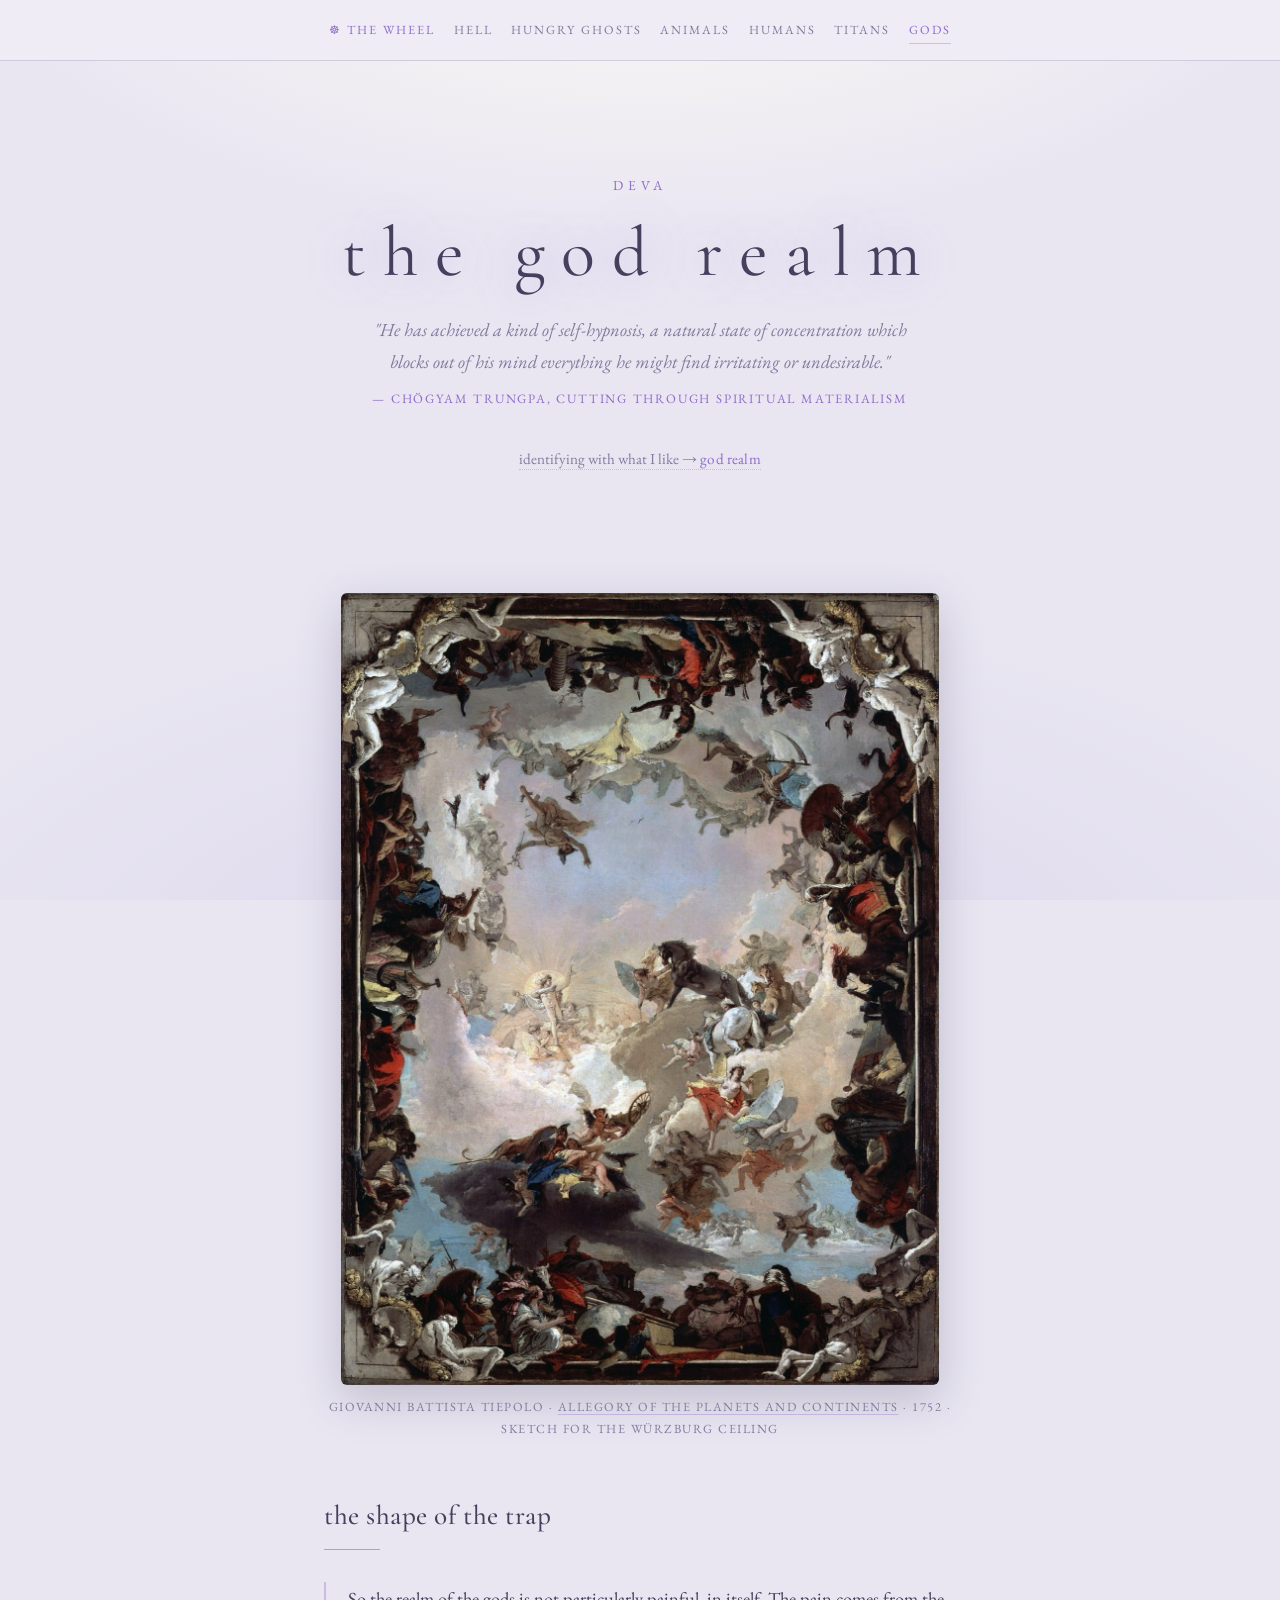
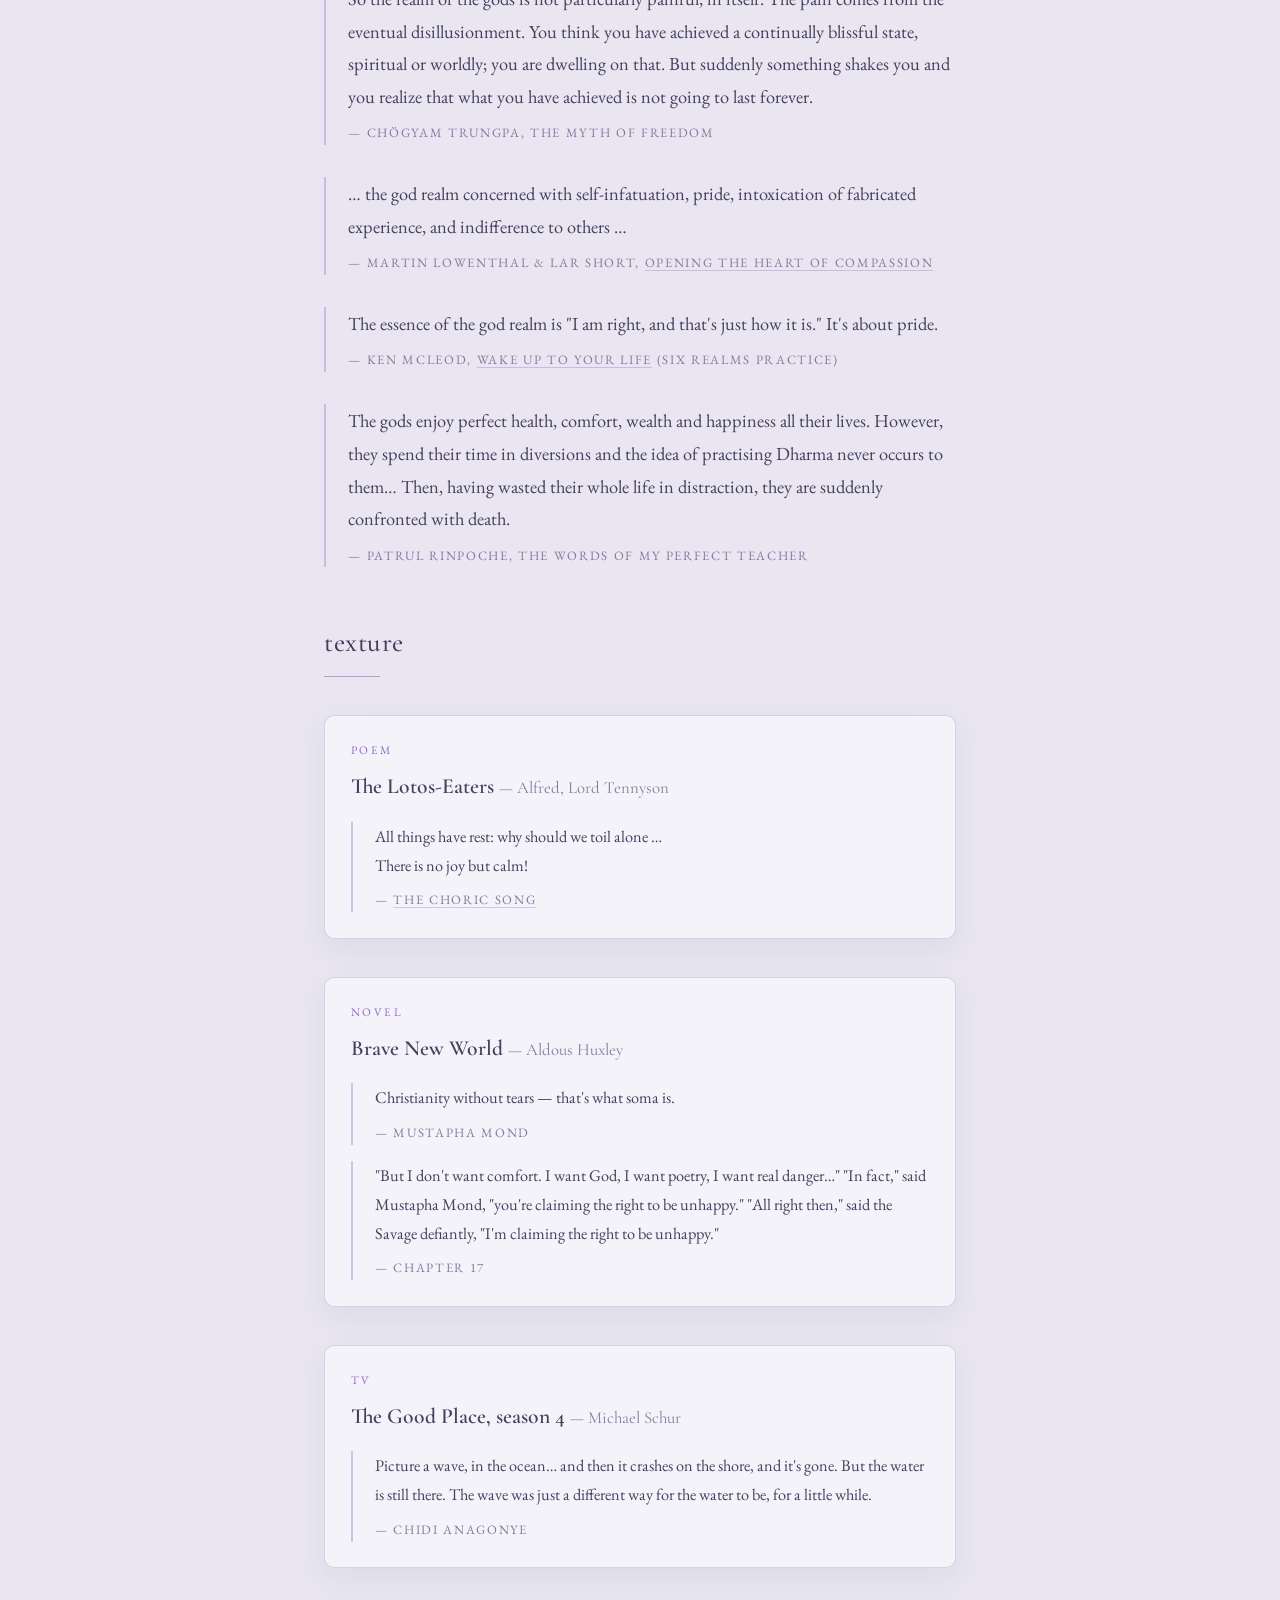
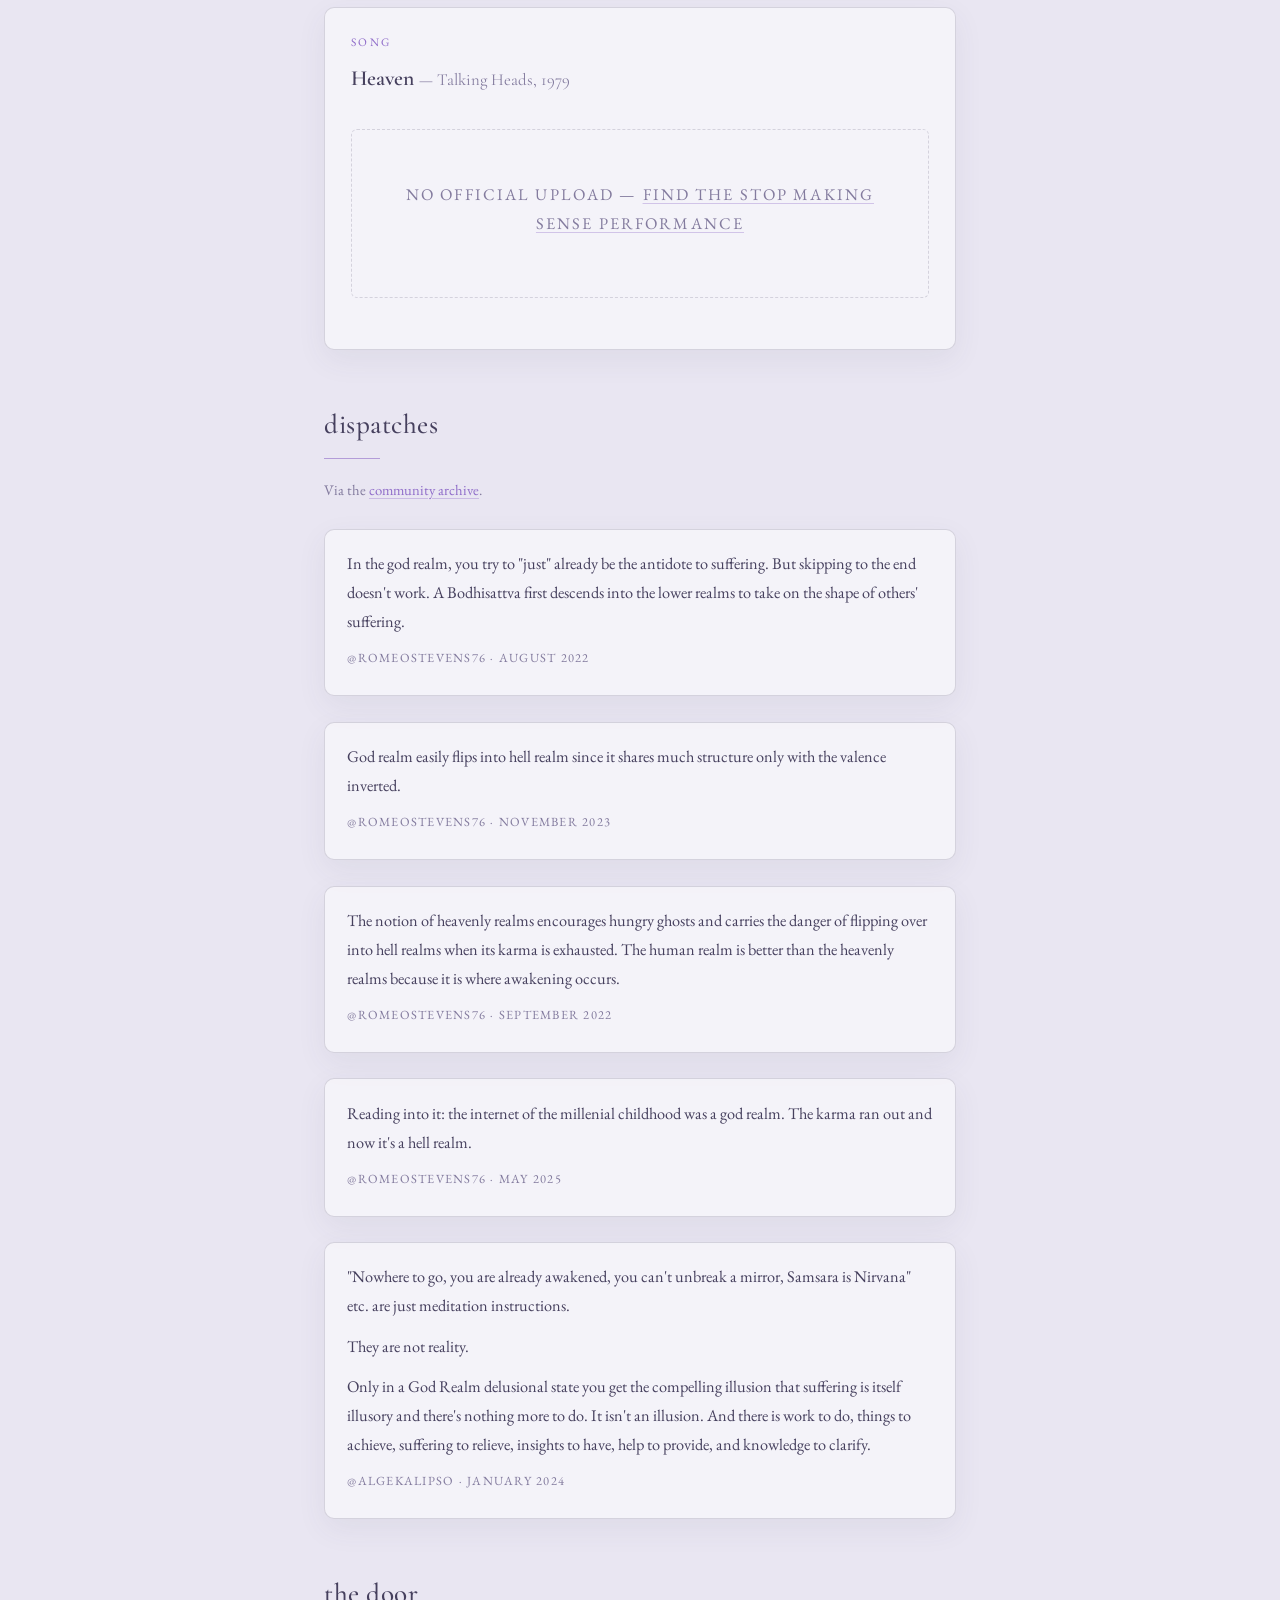
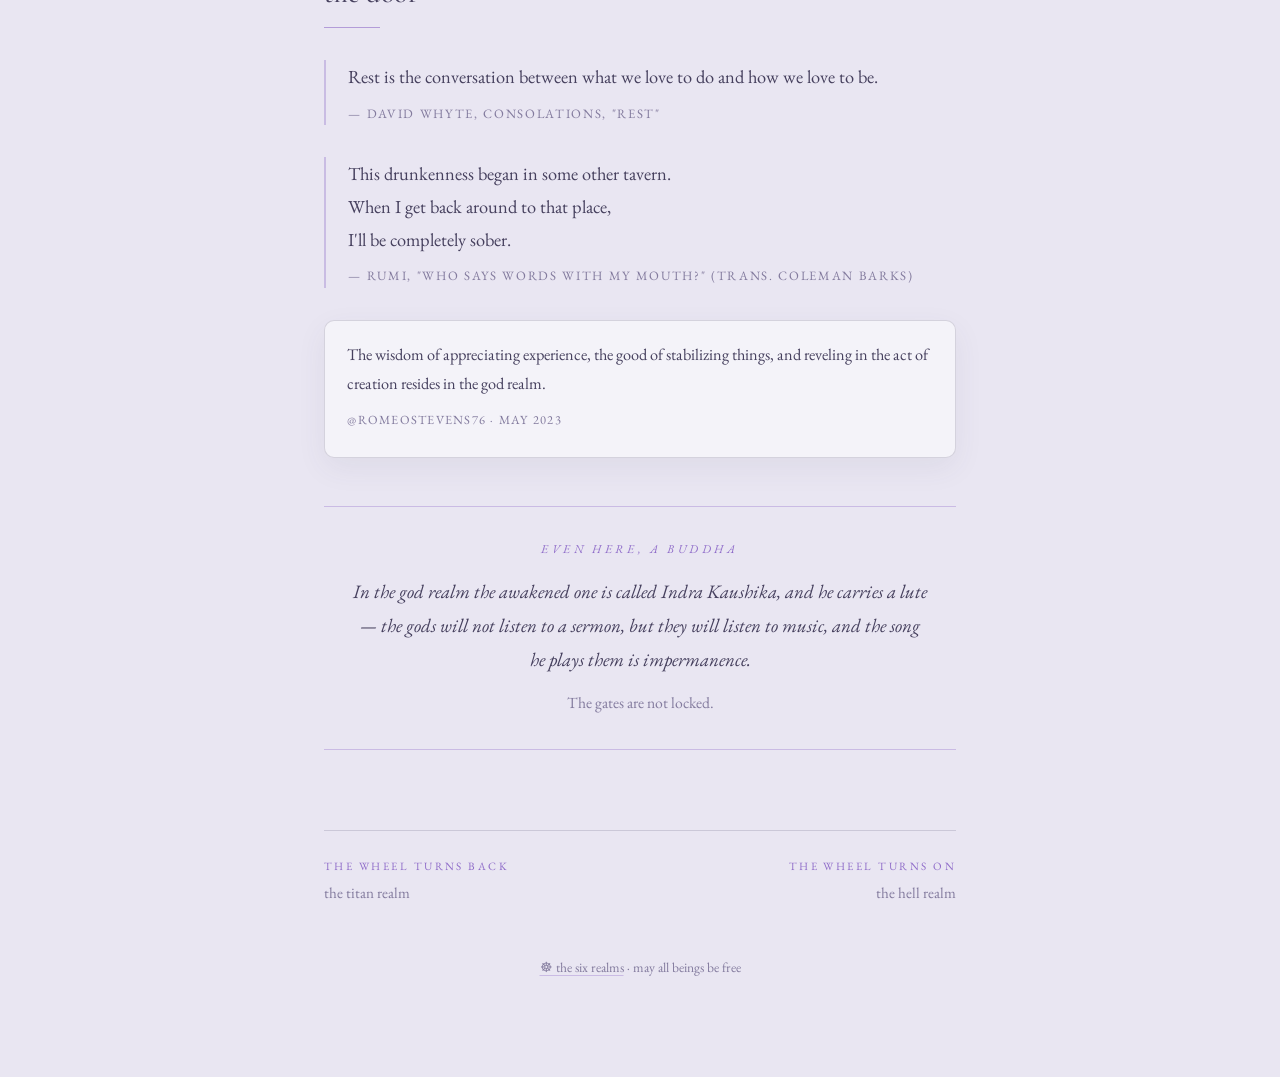
<file: deva.html>
<!DOCTYPE html>
<html lang="en">
<head>
<meta charset="utf-8">
<meta name="viewport" content="width=device-width, initial-scale=1">
<title>gods · the six realms</title>
<meta name="description" content="Deva, the god realm: bliss, comfort, self-absorption — the most beautiful trap on the wheel, and the longest fall.">
<link rel="preconnect" href="https://fonts.googleapis.com">
<link rel="preconnect" href="https://fonts.gstatic.com" crossorigin>
<link href="https://fonts.googleapis.com/css2?family=Cormorant+Garamond:ital,wght@0,300;0,400;0,500;0,600;1,400&family=EB+Garamond:ital,wght@0,400;0,500;1,400&display=swap" rel="stylesheet">
<link rel="stylesheet" href="style.css">
<link rel="icon" href="data:image/svg+xml,<svg xmlns='http://www.w3.org/2000/svg' viewBox='0 0 100 100'><text y='.9em' font-size='90'>☸</text></svg>">
</head>
<body class="realm-deva">

<nav class="site-nav">
  <a href="index.html" class="wheel-link">☸ the wheel</a>
  <a href="hell.html">hell</a>
  <a href="hungry-ghost.html">hungry ghosts</a>
  <a href="animal.html">animals</a>
  <a href="human.html">humans</a>
  <a href="asura.html">titans</a>
  <a href="deva.html" class="here">gods</a>
</nav>

<main>

<header class="hero">
  <p class="realm-sanskrit">deva</p>
  <h1>the god realm</h1>
  <p class="gate">"He has achieved a kind of self-hypnosis, a natural state of concentration which blocks out of his mind everything he might find irritating or undesirable."
    <cite>— Chögyam Trungpa, Cutting Through Spiritual Materialism</cite>
  </p>
  <p class="ident"><a href="https://twitter.com/RomeoStevens76/status/2072034721190879373">identifying with what I like → <em>god realm</em></a></p>
</header>

<figure class="realm-art tall">
  <img src="art/deva-tiepolo.jpg" alt="Giovanni Battista Tiepolo, Allegory of the Planets and Continents">
  <figcaption>Giovanni Battista Tiepolo · <a href="https://commons.wikimedia.org/wiki/File:Giovanni_Battista_Tiepolo_-_Allegory_of_the_Planets_and_Continents.jpg">Allegory of the Planets and Continents</a> · 1752 · sketch for the Würzburg ceiling</figcaption>
</figure>

<section>
  <h2>the shape of the trap</h2>

  <blockquote>
    <p>So the realm of the gods is not particularly painful, in itself. The pain comes from the eventual disillusionment. You think you have achieved a continually blissful state, spiritual or worldly; you are dwelling on that. But suddenly something shakes you and you realize that what you have achieved is not going to last forever.</p>
    <cite>— Chögyam Trungpa, The Myth of Freedom</cite>
  </blockquote>

  <blockquote>
    <p>… the god realm concerned with self-infatuation, pride, intoxication of fabricated experience, and indifference to others …</p>
    <cite>— Martin Lowenthal &amp; Lar Short, <a href="https://archive.org/details/openingheartofco00lowe">Opening the Heart of Compassion</a></cite>
  </blockquote>

  <blockquote>
    <p>The essence of the god realm is "I am right, and that's just how it is." It's about pride.</p>
    <cite>— Ken McLeod, <a href="http://musingsbyken.blogspot.com/2020/02/god-realm-practice.html">Wake Up to Your Life</a> (six realms practice)</cite>
  </blockquote>

  <blockquote>
    <p>The gods enjoy perfect health, comfort, wealth and happiness all their lives. However, they spend their time in diversions and the idea of practising Dharma never occurs to them… Then, having wasted their whole life in distraction, they are suddenly confronted with death.</p>
    <cite>— Patrul Rinpoche, The Words of My Perfect Teacher</cite>
  </blockquote>
</section>

<section>
  <h2>texture</h2>

  <div class="media-item">
    <p class="media-kind">poem</p>
    <h3>The Lotos-Eaters <span class="by">— Alfred, Lord Tennyson</span></h3>
    <blockquote class="verse">
      <p>All things have rest: why should we toil alone …
There is no joy but calm!</p>
      <cite>— <a href="https://poets.org/poem/lotos-eaters">the Choric Song</a></cite>
    </blockquote>
  </div>

  <div class="media-item">
    <p class="media-kind">novel</p>
    <h3>Brave New World <span class="by">— Aldous Huxley</span></h3>
    <blockquote>
      <p>Christianity without tears — that's what soma is.</p>
      <cite>— Mustapha Mond</cite>
    </blockquote>
    <blockquote>
      <p>"But I don't want comfort. I want God, I want poetry, I want real danger…"
      "In fact," said Mustapha Mond, "you're claiming the right to be unhappy."
      "All right then," said the Savage defiantly, "I'm claiming the right to be unhappy."</p>
      <cite>— chapter 17</cite>
    </blockquote>
  </div>

  <div class="media-item">
    <p class="media-kind">tv</p>
    <h3>The Good Place, season 4 <span class="by">— Michael Schur</span></h3>
    <blockquote>
      <p>Picture a wave, in the ocean… and then it crashes on the shore, and it's gone. But the water is still there. The wave was just a different way for the water to be, for a little while.</p>
      <cite>— Chidi Anagonye</cite>
    </blockquote>
  </div>

  <div class="media-item">
    <p class="media-kind">song</p>
    <h3>Heaven <span class="by">— Talking Heads, 1979</span></h3>
    <div class="video-placeholder">
      <p class="attrib">no official upload — <a href="https://www.youtube.com/results?search_query=talking+heads+heaven+stop+making+sense">find the Stop Making Sense performance</a></p>
    </div>
  </div>
</section>

<section>
  <h2>dispatches</h2>
  <p class="small-note">Via the <a href="https://www.community-archive.org/">community archive</a>.</p>

  <div class="tweet">
    <p>In the god realm, you try to "just" already be the antidote to suffering. But skipping to the end doesn't work. A Bodhisattva first descends into the lower realms to take on the shape of others' suffering.</p>
    <p class="tweet-meta"><a href="https://twitter.com/RomeoStevens76/status/1559351181792739339">@RomeoStevens76 · august 2022</a></p>
  </div>

  <div class="tweet">
    <p>God realm easily flips into hell realm since it shares much structure only with the valence inverted.</p>
    <p class="tweet-meta"><a href="https://twitter.com/RomeoStevens76/status/1720473281369936114">@RomeoStevens76 · november 2023</a></p>
  </div>

  <div class="tweet">
    <p>The notion of heavenly realms encourages hungry ghosts and carries the danger of flipping over into hell realms when its karma is exhausted. The human realm is better than the heavenly realms because it is where awakening occurs.</p>
    <p class="tweet-meta"><a href="https://twitter.com/RomeoStevens76/status/1572945776355184640">@RomeoStevens76 · september 2022</a></p>
  </div>

  <div class="tweet">
    <p>Reading into it: the internet of the millenial childhood was a god realm. The karma ran out and now it's a hell realm.</p>
    <p class="tweet-meta"><a href="https://twitter.com/RomeoStevens76/status/1920136660341408137">@RomeoStevens76 · may 2025</a></p>
  </div>

  <div class="tweet">
    <p>"Nowhere to go, you are already awakened, you can't unbreak a mirror, Samsara is Nirvana" etc. are just meditation instructions.</p>
    <p>They are not reality.</p>
    <p>Only in a God Realm delusional state you get the compelling illusion that suffering is itself illusory and there's nothing more to do. It isn't an illusion. And there is work to do, things to achieve, suffering to relieve, insights to have, help to provide, and knowledge to clarify.</p>
    <p class="tweet-meta"><a href="https://twitter.com/algekalipso/status/1742778816358158381">@algekalipso · january 2024</a></p>
  </div>
</section>

<section>
  <h2>the door</h2>

  <blockquote>
    <p>Rest is the conversation between what we love to do and how we love to be.</p>
    <cite>— David Whyte, Consolations, "Rest"</cite>
  </blockquote>

  <blockquote class="verse">
    <p>This drunkenness began in some other tavern.
When I get back around to that place,
I'll be completely sober.</p>
    <cite>— Rumi, "Who Says Words With My Mouth?" (trans. Coleman Barks)</cite>
  </blockquote>

  <div class="tweet">
    <p>The wisdom of appreciating experience, the good of stabilizing things, and reveling in the act of creation resides in the god realm.</p>
    <p class="tweet-meta"><a href="https://twitter.com/RomeoStevens76/status/1660278328442621952">@RomeoStevens76 · may 2023</a></p>
  </div>
</section>

<div class="buddha-note">
  <p class="buddha-label">even here, a buddha</p>
  <p>In the god realm the awakened one is called Indra Kaushika, and he carries a lute — the gods will not listen to a sermon, but they will listen to music, and the song he plays them is impermanence.</p>
  <p class="plain">The gates are not locked.</p>
</div>

<nav class="turn">
  <a href="asura.html"><span class="dir">the wheel turns back</span>the titan realm</a>
  <a href="hell.html" class="next"><span class="dir">the wheel turns on</span>the hell realm</a>
</nav>

<p class="colophon"><a href="index.html">☸ the six realms</a> · may all beings be free</p>

</main>
</body>
</html>
</file>
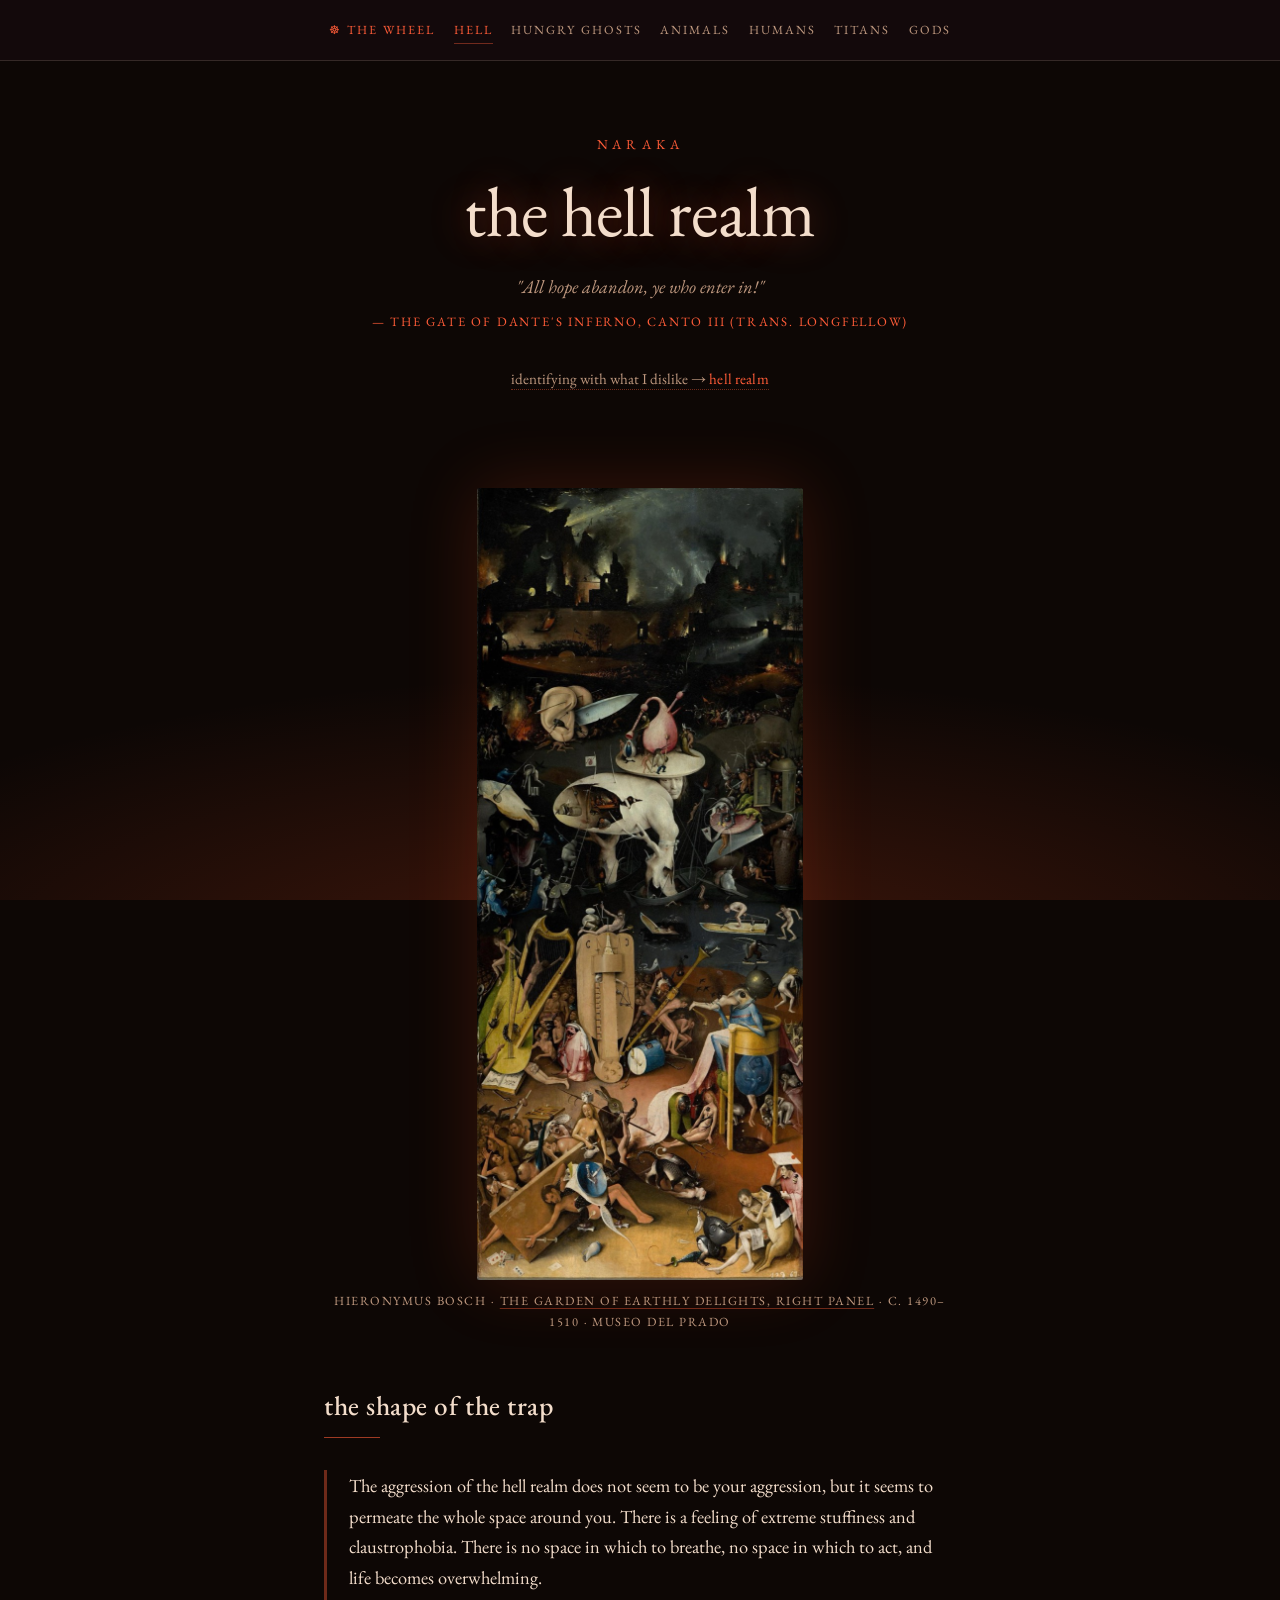
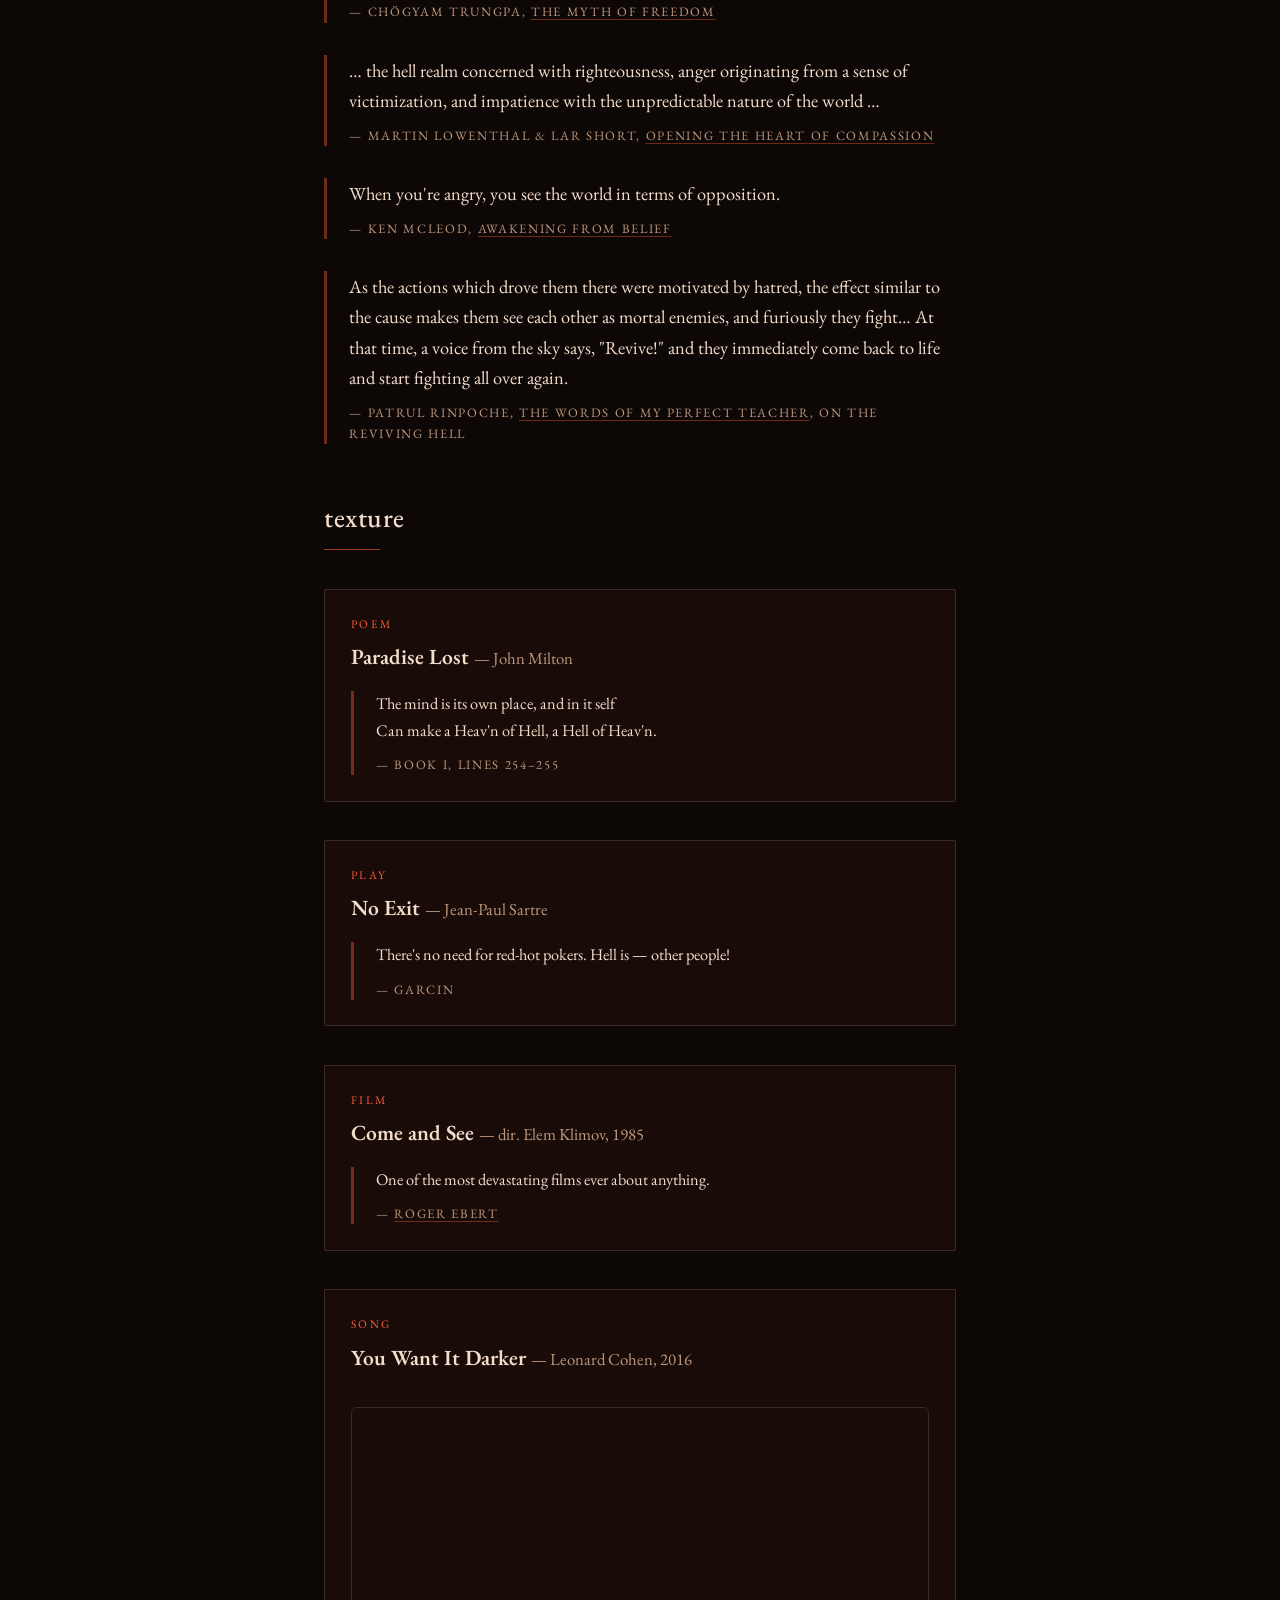
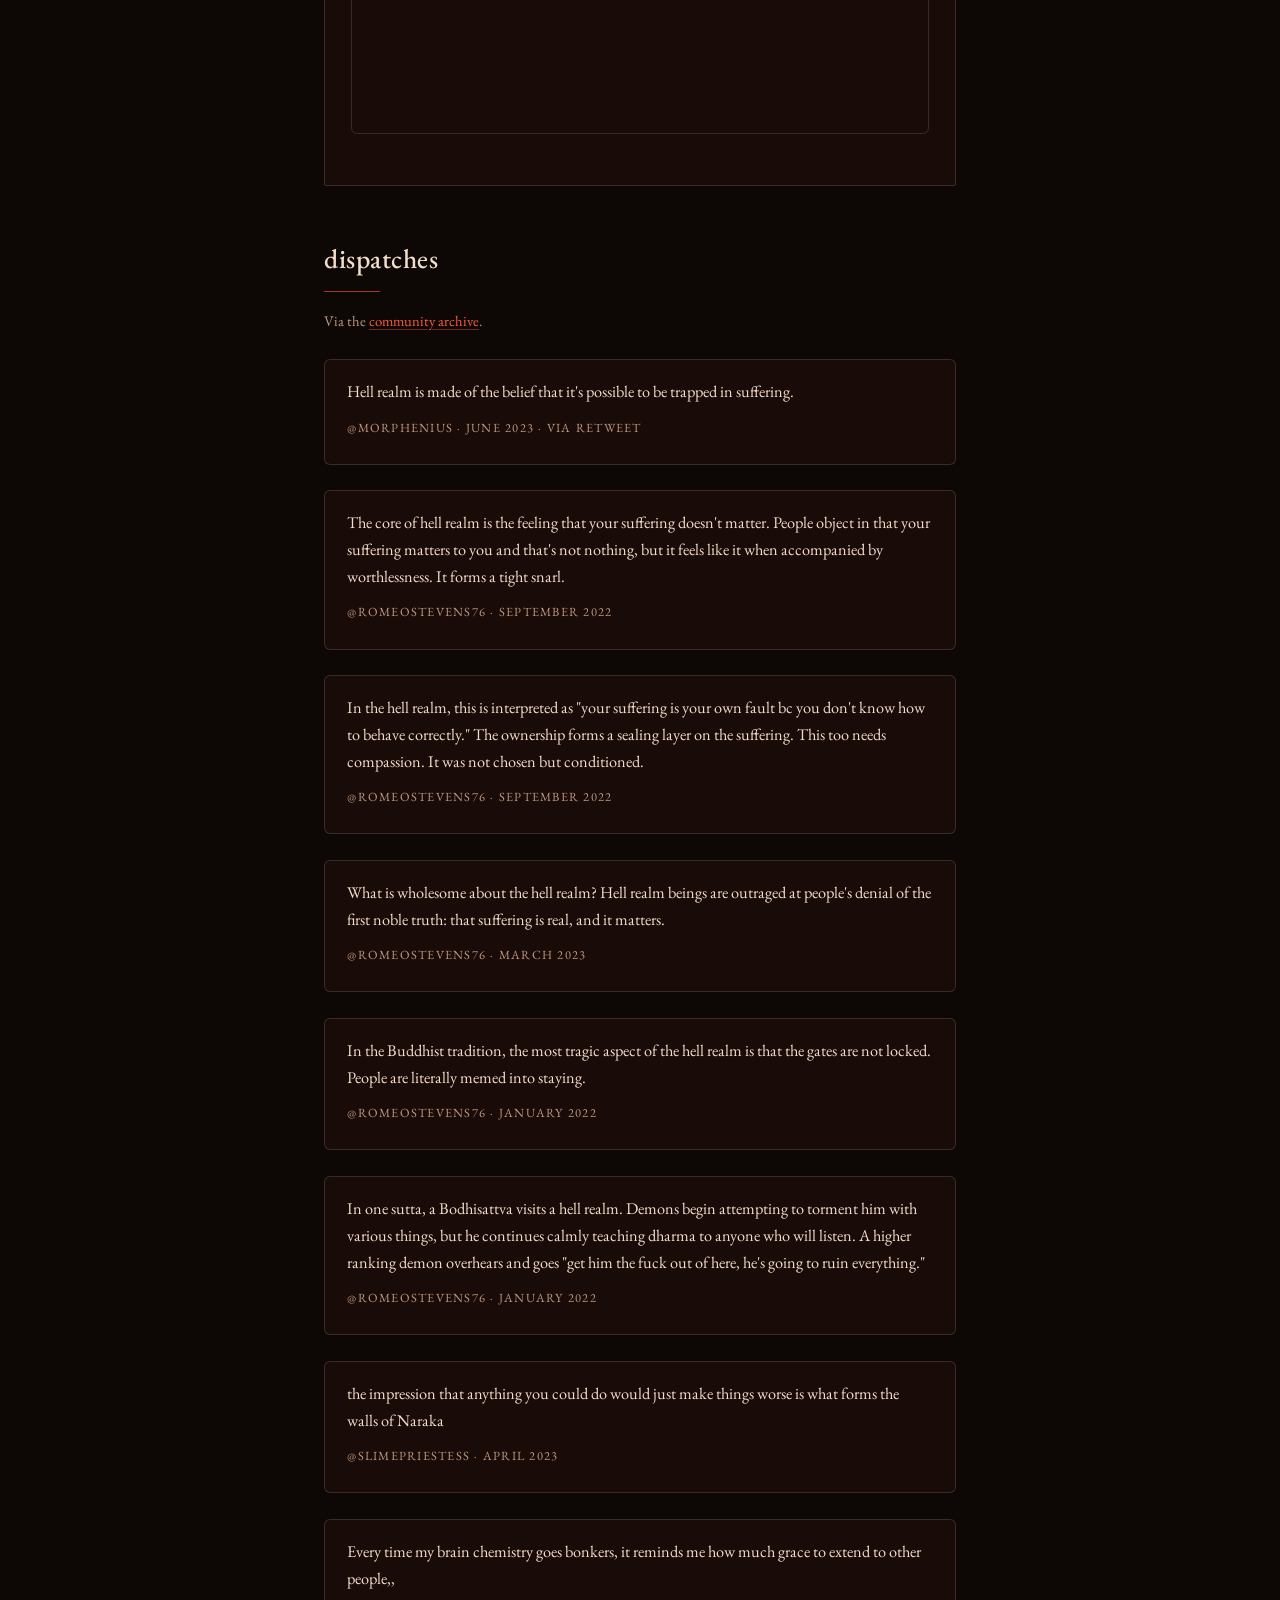
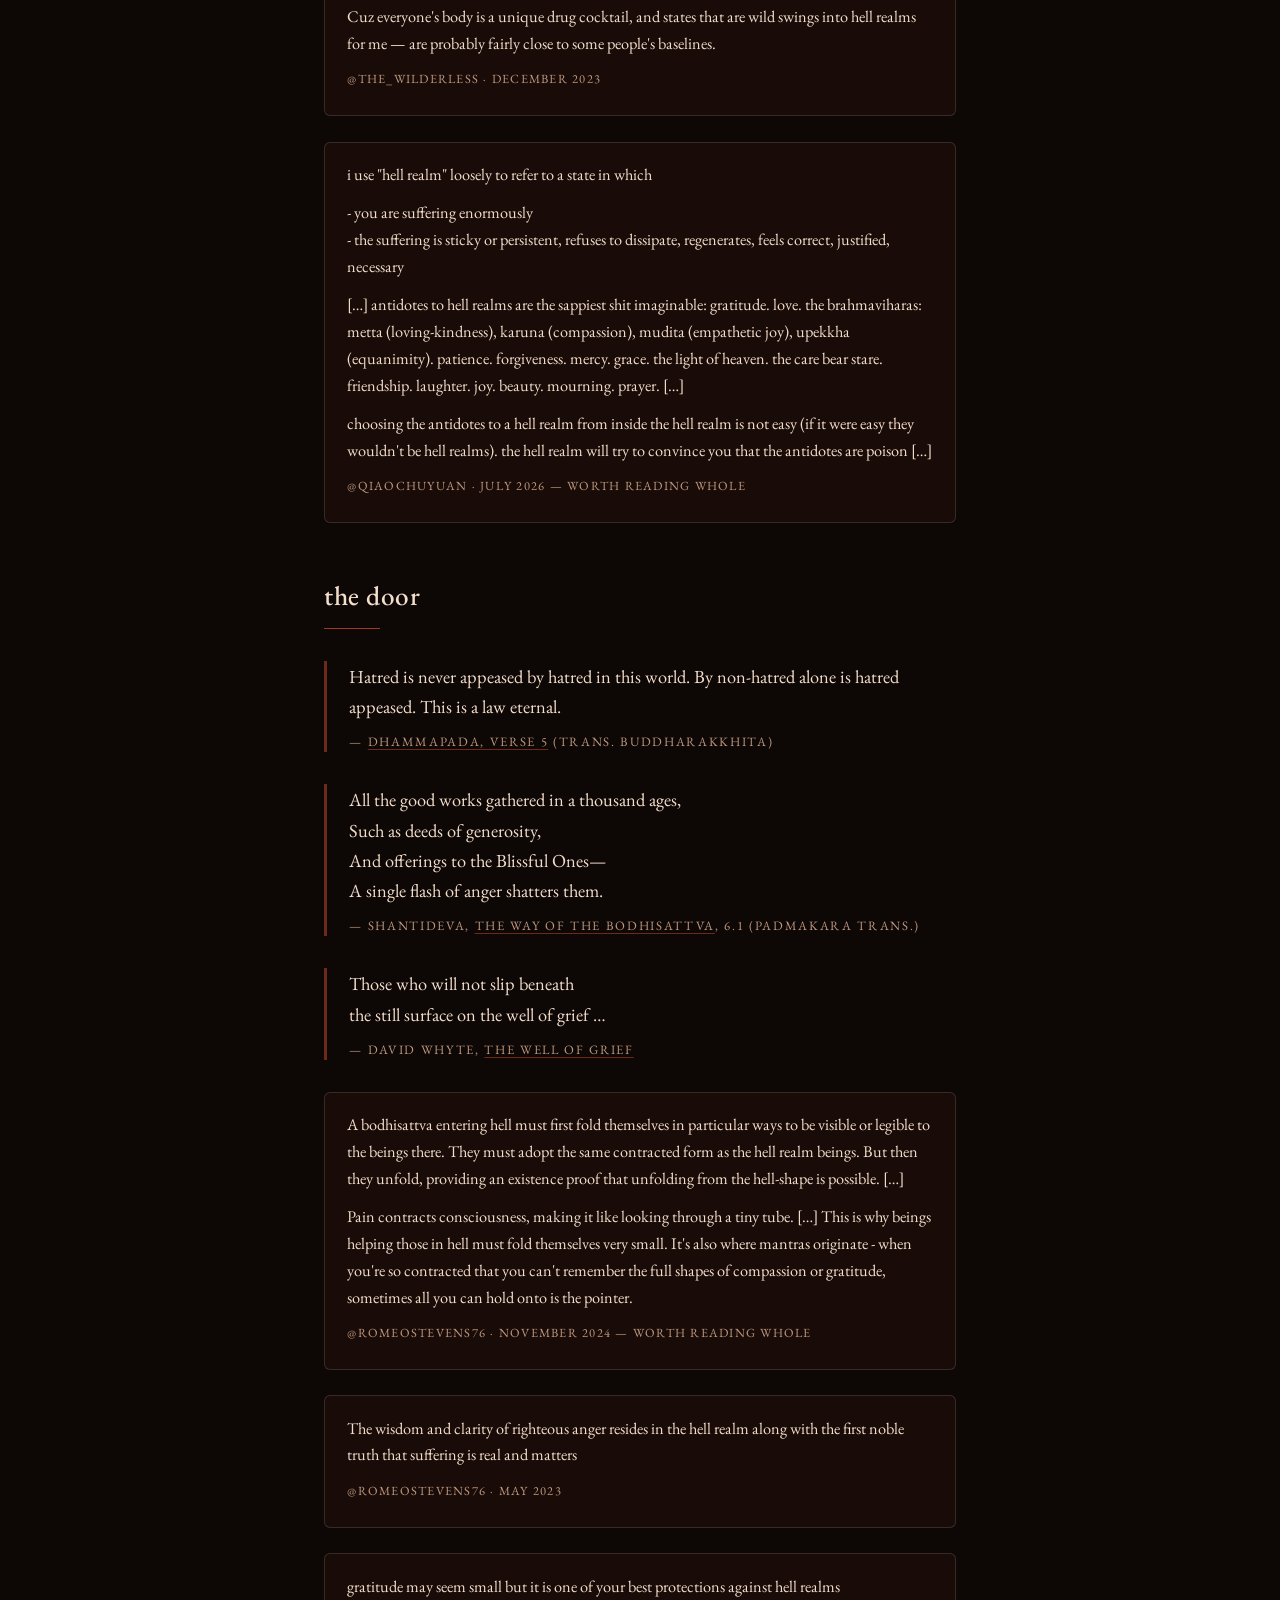
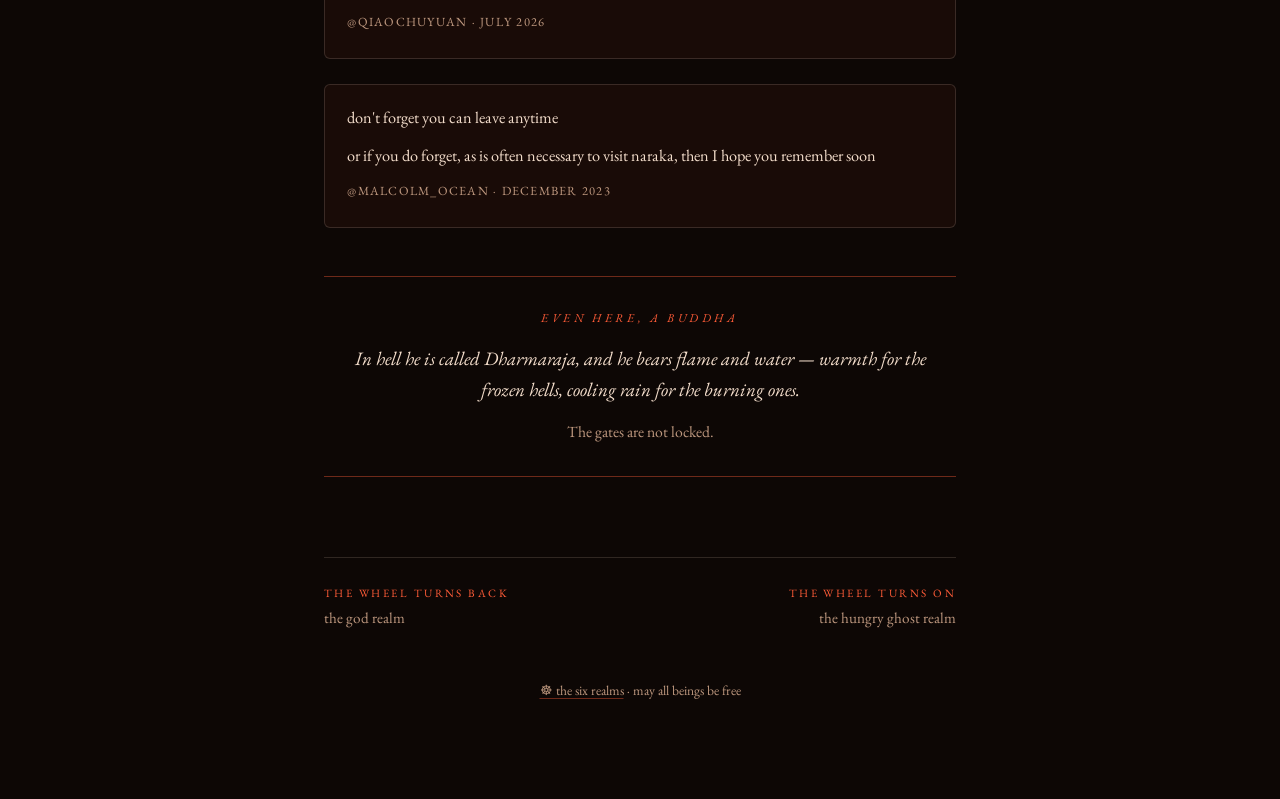
<file: hell.html>
<!DOCTYPE html>
<html lang="en">
<head>
<meta charset="utf-8">
<meta name="viewport" content="width=device-width, initial-scale=1">
<title>hell · the six realms</title>
<meta name="description" content="Naraka, the hell realm: aggression, claustrophobia, the wall that hits back — and the gates that were never locked.">
<link rel="preconnect" href="https://fonts.googleapis.com">
<link rel="preconnect" href="https://fonts.gstatic.com" crossorigin>
<link href="https://fonts.googleapis.com/css2?family=IM+Fell+English:ital@0;1&family=EB+Garamond:ital,wght@0,400;0,500;1,400&display=swap" rel="stylesheet">
<link rel="stylesheet" href="style.css">
<link rel="icon" href="data:image/svg+xml,<svg xmlns='http://www.w3.org/2000/svg' viewBox='0 0 100 100'><text y='.9em' font-size='90'>☸</text></svg>">
</head>
<body class="realm-hell">

<nav class="site-nav">
  <a href="index.html" class="wheel-link">☸ the wheel</a>
  <a href="hell.html" class="here">hell</a>
  <a href="hungry-ghost.html">hungry ghosts</a>
  <a href="animal.html">animals</a>
  <a href="human.html">humans</a>
  <a href="asura.html">titans</a>
  <a href="deva.html">gods</a>
</nav>

<main>

<header class="hero">
  <p class="realm-sanskrit">naraka</p>
  <h1>the hell realm</h1>
  <p class="gate">"All hope abandon, ye who enter in!"
    <cite>— the gate of Dante's Inferno, canto III (trans. Longfellow)</cite>
  </p>
  <p class="ident"><a href="https://twitter.com/RomeoStevens76/status/2072034721190879373">identifying with what I dislike → <em>hell realm</em></a></p>
</header>

<figure class="realm-art tall">
  <img src="art/hell-bosch.jpg" alt="Hieronymus Bosch, right panel of The Garden of Earthly Delights">
  <figcaption>Hieronymus Bosch · <a href="https://commons.wikimedia.org/wiki/File:Hieronymus_Bosch_-_The_Garden_of_Earthly_Delights_-_Hell.jpg">The Garden of Earthly Delights, right panel</a> · c. 1490–1510 · Museo del Prado</figcaption>
</figure>

<section>
  <h2>the shape of the trap</h2>

  <blockquote>
    <p>The aggression of the hell realm does not seem to be your aggression, but it seems to permeate the whole space around you. There is a feeling of extreme stuffiness and claustrophobia. There is no space in which to breathe, no space in which to act, and life becomes overwhelming.</p>
    <cite>— Chögyam Trungpa, <a href="https://www.shambhala.com/the-myth-of-freedom-and-the-way-of-meditation-1272.html">The Myth of Freedom</a></cite>
  </blockquote>

  <blockquote>
    <p>… the hell realm concerned with righteousness, anger originating from a sense of victimization, and impatience with the unpredictable nature of the world …</p>
    <cite>— Martin Lowenthal &amp; Lar Short, <a href="https://archive.org/details/openingheartofco00lowe">Opening the Heart of Compassion</a></cite>
  </blockquote>

  <blockquote>
    <p>When you're angry, you see the world in terms of opposition.</p>
    <cite>— Ken McLeod, <a href="https://unfetteredmind.org/series-chapter/awakening-from-belief-9-afb09/">Awakening from Belief</a></cite>
  </blockquote>

  <blockquote>
    <p>As the actions which drove them there were motivated by hatred, the effect similar to the cause makes them see each other as mortal enemies, and furiously they fight… At that time, a voice from the sky says, "Revive!" and they immediately come back to life and start fighting all over again.</p>
    <cite>— Patrul Rinpoche, <a href="https://www.shambhala.com/the-words-of-my-perfect-teacher-2765.html">The Words of My Perfect Teacher</a>, on the Reviving Hell</cite>
  </blockquote>
</section>

<section>
  <h2>texture</h2>

  <div class="media-item">
    <p class="media-kind">poem</p>
    <h3>Paradise Lost <span class="by">— John Milton</span></h3>
    <blockquote class="verse">
      <p>The mind is its own place, and in it self
Can make a Heav'n of Hell, a Hell of Heav'n.</p>
      <cite>— Book I, lines 254–255</cite>
    </blockquote>
  </div>

  <div class="media-item">
    <p class="media-kind">play</p>
    <h3>No Exit <span class="by">— Jean-Paul Sartre</span></h3>
    <blockquote>
      <p>There's no need for red-hot pokers. Hell is — other people!</p>
      <cite>— Garcin</cite>
    </blockquote>
  </div>

  <div class="media-item">
    <p class="media-kind">film</p>
    <h3>Come and See <span class="by">— dir. Elem Klimov, 1985</span></h3>
    <blockquote>
      <p>One of the most devastating films ever about anything.</p>
      <cite>— <a href="https://www.rogerebert.com/reviews/great-movie-come-and-see-1985">Roger Ebert</a></cite>
    </blockquote>
  </div>

  <div class="media-item">
    <p class="media-kind">song</p>
    <h3>You Want It Darker <span class="by">— Leonard Cohen, 2016</span></h3>
    <div class="embed-frame">
      <iframe class="video-frame" src="https://www.youtube-nocookie.com/embed/YD6fvzGIBfQ" title="Leonard Cohen — You Want It Darker" loading="lazy" allowfullscreen></iframe>
    </div>
  </div>
</section>

<section>
  <h2>dispatches</h2>
  <p class="small-note">Via the <a href="https://www.community-archive.org/">community archive</a>.</p>

  <div class="tweet">
    <p>Hell realm is made of the belief that it's possible to be trapped in suffering.</p>
    <p class="tweet-meta"><a href="https://twitter.com/Malcolm_Ocean/status/1669058760759713803">@Morphenius · june 2023 · via retweet</a></p>
  </div>

  <div class="tweet">
    <p>The core of hell realm is the feeling that your suffering doesn't matter. People object in that your suffering matters to you and that's not nothing, but it feels like it when accompanied by worthlessness. It forms a tight snarl.</p>
    <p class="tweet-meta"><a href="https://twitter.com/RomeoStevens76/status/1572942723879178246">@RomeoStevens76 · september 2022</a></p>
  </div>

  <div class="tweet">
    <p>In the hell realm, this is interpreted as "your suffering is your own fault bc you don't know how to behave correctly." The ownership forms a sealing layer on the suffering. This too needs compassion. It was not chosen but conditioned.</p>
    <p class="tweet-meta"><a href="https://twitter.com/RomeoStevens76/status/1572942728891346946">@RomeoStevens76 · september 2022</a></p>
  </div>

  <div class="tweet">
    <p>What is wholesome about the hell realm? Hell realm beings are outraged at people's denial of the first noble truth: that suffering is real, and it matters.</p>
    <p class="tweet-meta"><a href="https://twitter.com/RomeoStevens76/status/1633869799494397953">@RomeoStevens76 · march 2023</a></p>
  </div>

  <div class="tweet">
    <p>In the Buddhist tradition, the most tragic aspect of the hell realm is that the gates are not locked. People are literally memed into staying.</p>
    <p class="tweet-meta"><a href="https://twitter.com/RomeoStevens76/status/1480631940164190210">@RomeoStevens76 · january 2022</a></p>
  </div>

  <div class="tweet">
    <p>In one sutta, a Bodhisattva visits a hell realm. Demons begin attempting to torment him with various things, but he continues calmly teaching dharma to anyone who will listen. A higher ranking demon overhears and goes "get him the fuck out of here, he's going to ruin everything."</p>
    <p class="tweet-meta"><a href="https://twitter.com/RomeoStevens76/status/1480033582013767680">@RomeoStevens76 · january 2022</a></p>
  </div>

  <div class="tweet">
    <p>the impression that anything you could do would just make things worse is what forms the walls of Naraka</p>
    <p class="tweet-meta"><a href="https://twitter.com/slimepriestess/status/1643298750117605376">@slimepriestess · april 2023</a></p>
  </div>

  <div class="tweet">
    <p>Every time my brain chemistry goes bonkers, it reminds me how much grace to extend to other people,,</p>
    <p>Cuz everyone's body is a unique drug cocktail, and states that are wild swings into hell realms for me — are probably fairly close to some people's baselines.</p>
    <p class="tweet-meta"><a href="https://twitter.com/the_wilderless/status/1741137613258453421">@the_wilderless · december 2023</a></p>
  </div>

  <div class="tweet">
    <p>i use "hell realm" loosely to refer to a state in which</p>
    <p>- you are suffering enormously
- the suffering is sticky or persistent, refuses to dissipate, regenerates, feels correct, justified, necessary</p>
    <p>[…] antidotes to hell realms are the sappiest shit imaginable: gratitude. love. the brahmaviharas: metta (loving-kindness), karuna (compassion), mudita (empathetic joy), upekkha (equanimity). patience. forgiveness. mercy. grace. the light of heaven. the care bear stare. friendship. laughter. joy. beauty. mourning. prayer. […]</p>
    <p>choosing the antidotes to a hell realm from inside the hell realm is not easy (if it were easy they wouldn't be hell realms). the hell realm will try to convince you that the antidotes are poison […]</p>
    <p class="tweet-meta"><a href="https://twitter.com/QiaochuYuan/status/2080048678530871711">@QiaochuYuan · july 2026 — worth reading whole</a></p>
  </div>
</section>

<section>
  <h2>the door</h2>

  <blockquote>
    <p>Hatred is never appeased by hatred in this world. By non-hatred alone is hatred appeased. This is a law eternal.</p>
    <cite>— <a href="https://www.accesstoinsight.org/tipitaka/kn/dhp/dhp.01.budd.html">Dhammapada, verse 5</a> (trans. Buddharakkhita)</cite>
  </blockquote>

  <blockquote class="verse">
    <p>All the good works gathered in a thousand ages,
Such as deeds of generosity,
And offerings to the Blissful Ones—
A single flash of anger shatters them.</p>
    <cite>— Shantideva, <a href="https://bodhicitta.tsadra.org/index.php/Texts/Bodhicary%C4%81vat%C4%81ra/Verses/6.1">The Way of the Bodhisattva</a>, 6.1 (Padmakara trans.)</cite>
  </blockquote>

  <blockquote class="verse">
    <p>Those who will not slip beneath
the still surface on the well of grief …</p>
    <cite>— David Whyte, <a href="https://wonderground.press/poetry/the-well-of-grief/">The Well of Grief</a></cite>
  </blockquote>

  <div class="tweet">
    <p>A bodhisattva entering hell must first fold themselves in particular ways to be visible or legible to the beings there. They must adopt the same contracted form as the hell realm beings. But then they unfold, providing an existence proof that unfolding from the hell-shape is possible. […]</p>
    <p>Pain contracts consciousness, making it like looking through a tiny tube. […] This is why beings helping those in hell must fold themselves very small. It's also where mantras originate - when you're so contracted that you can't remember the full shapes of compassion or gratitude, sometimes all you can hold onto is the pointer.</p>
    <p class="tweet-meta"><a href="https://twitter.com/RomeoStevens76/status/1858016382207889651">@RomeoStevens76 · november 2024 — worth reading whole</a></p>
  </div>

  <div class="tweet">
    <p>The wisdom and clarity of righteous anger resides in the hell realm along with the first noble truth that suffering is real and matters</p>
    <p class="tweet-meta"><a href="https://twitter.com/RomeoStevens76/status/1660276543141347328">@RomeoStevens76 · may 2023</a></p>
  </div>

  <div class="tweet">
    <p>gratitude may seem small but it is one of your best protections against hell realms</p>
    <p class="tweet-meta"><a href="https://twitter.com/QiaochuYuan/status/2078889927266455726">@QiaochuYuan · july 2026</a></p>
  </div>

  <div class="tweet">
    <p>don't forget you can leave anytime</p>
    <p>or if you do forget, as is often necessary to visit naraka, then I hope you remember soon</p>
    <p class="tweet-meta"><a href="https://twitter.com/Malcolm_Ocean/status/1738673653234245736">@Malcolm_Ocean · december 2023</a></p>
  </div>
</section>

<div class="buddha-note">
  <p class="buddha-label">even here, a buddha</p>
  <p>In hell he is called Dharmaraja, and he bears flame and water — warmth for the frozen hells, cooling rain for the burning ones.</p>
  <p class="plain">The gates are not locked.</p>
</div>

<nav class="turn">
  <a href="deva.html"><span class="dir">the wheel turns back</span>the god realm</a>
  <a href="hungry-ghost.html" class="next"><span class="dir">the wheel turns on</span>the hungry ghost realm</a>
</nav>

<p class="colophon"><a href="index.html">☸ the six realms</a> · may all beings be free</p>

</main>
</body>
</html>
</file>
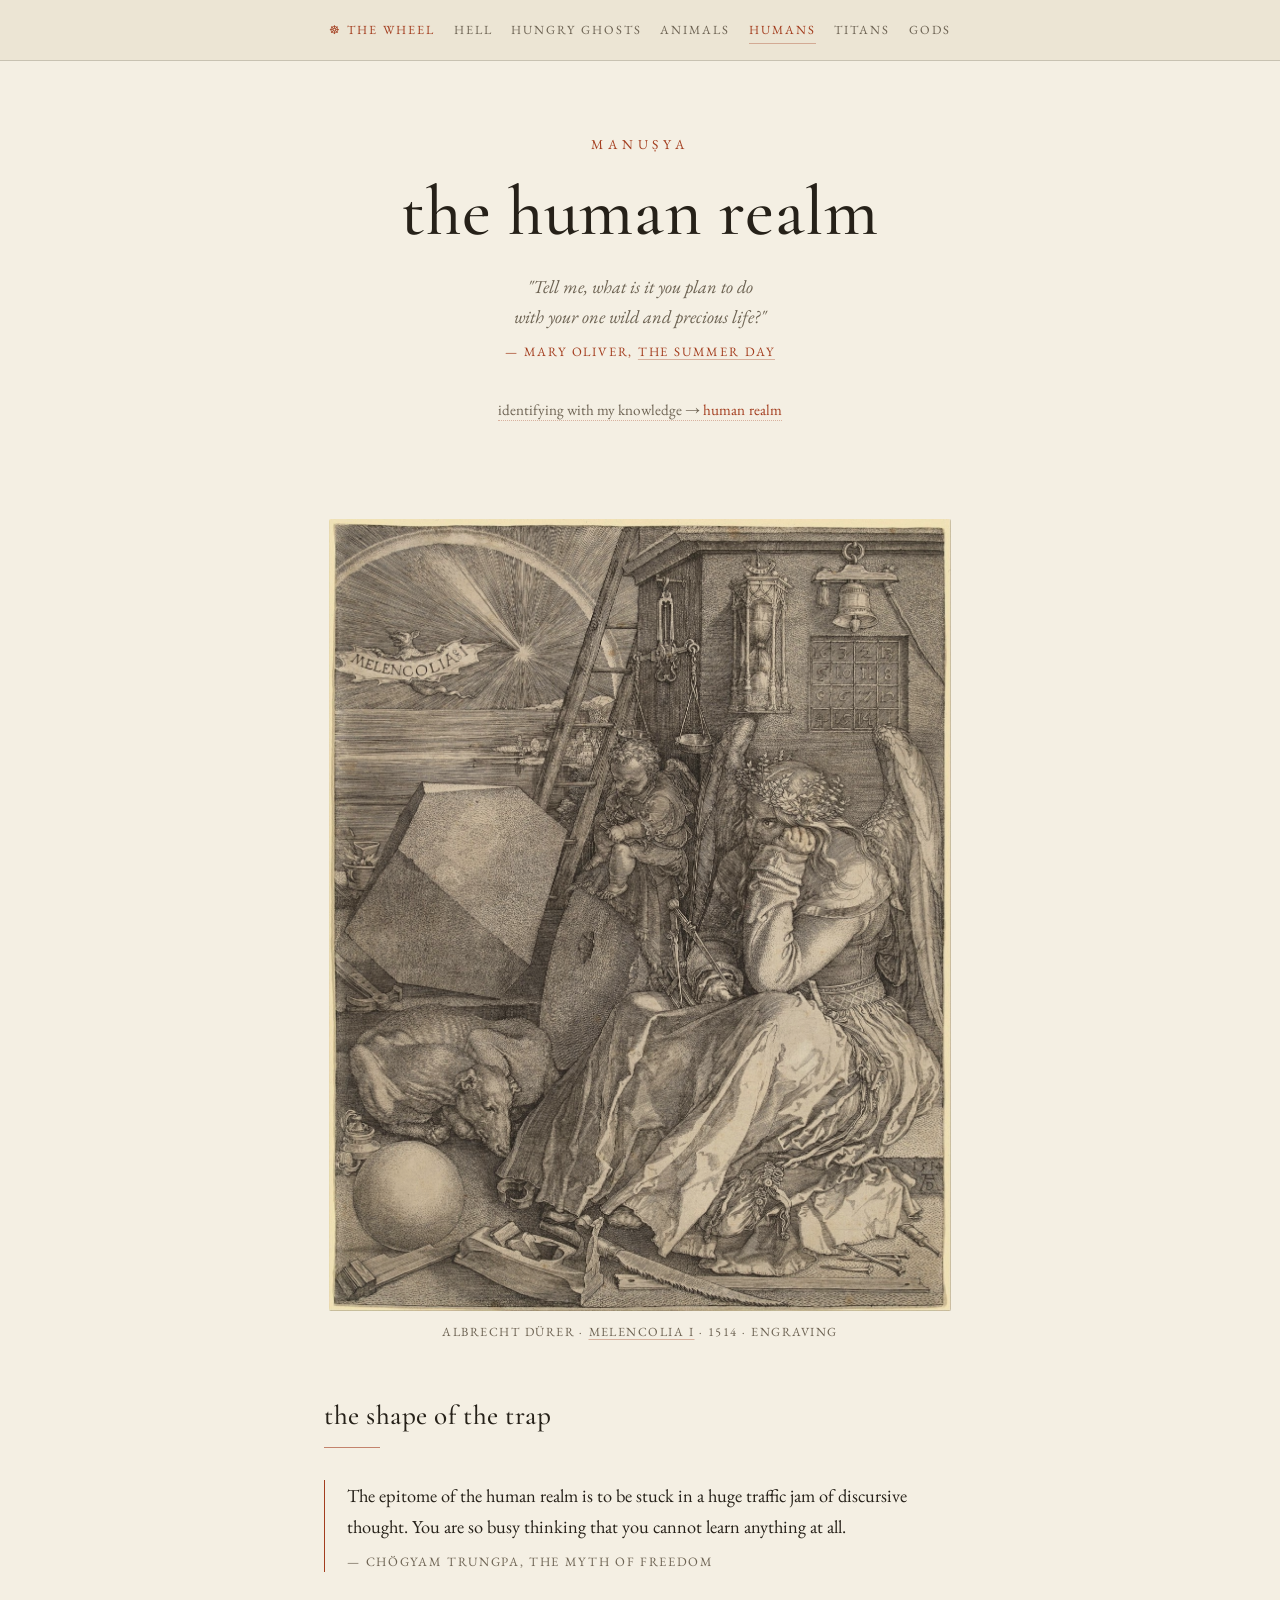
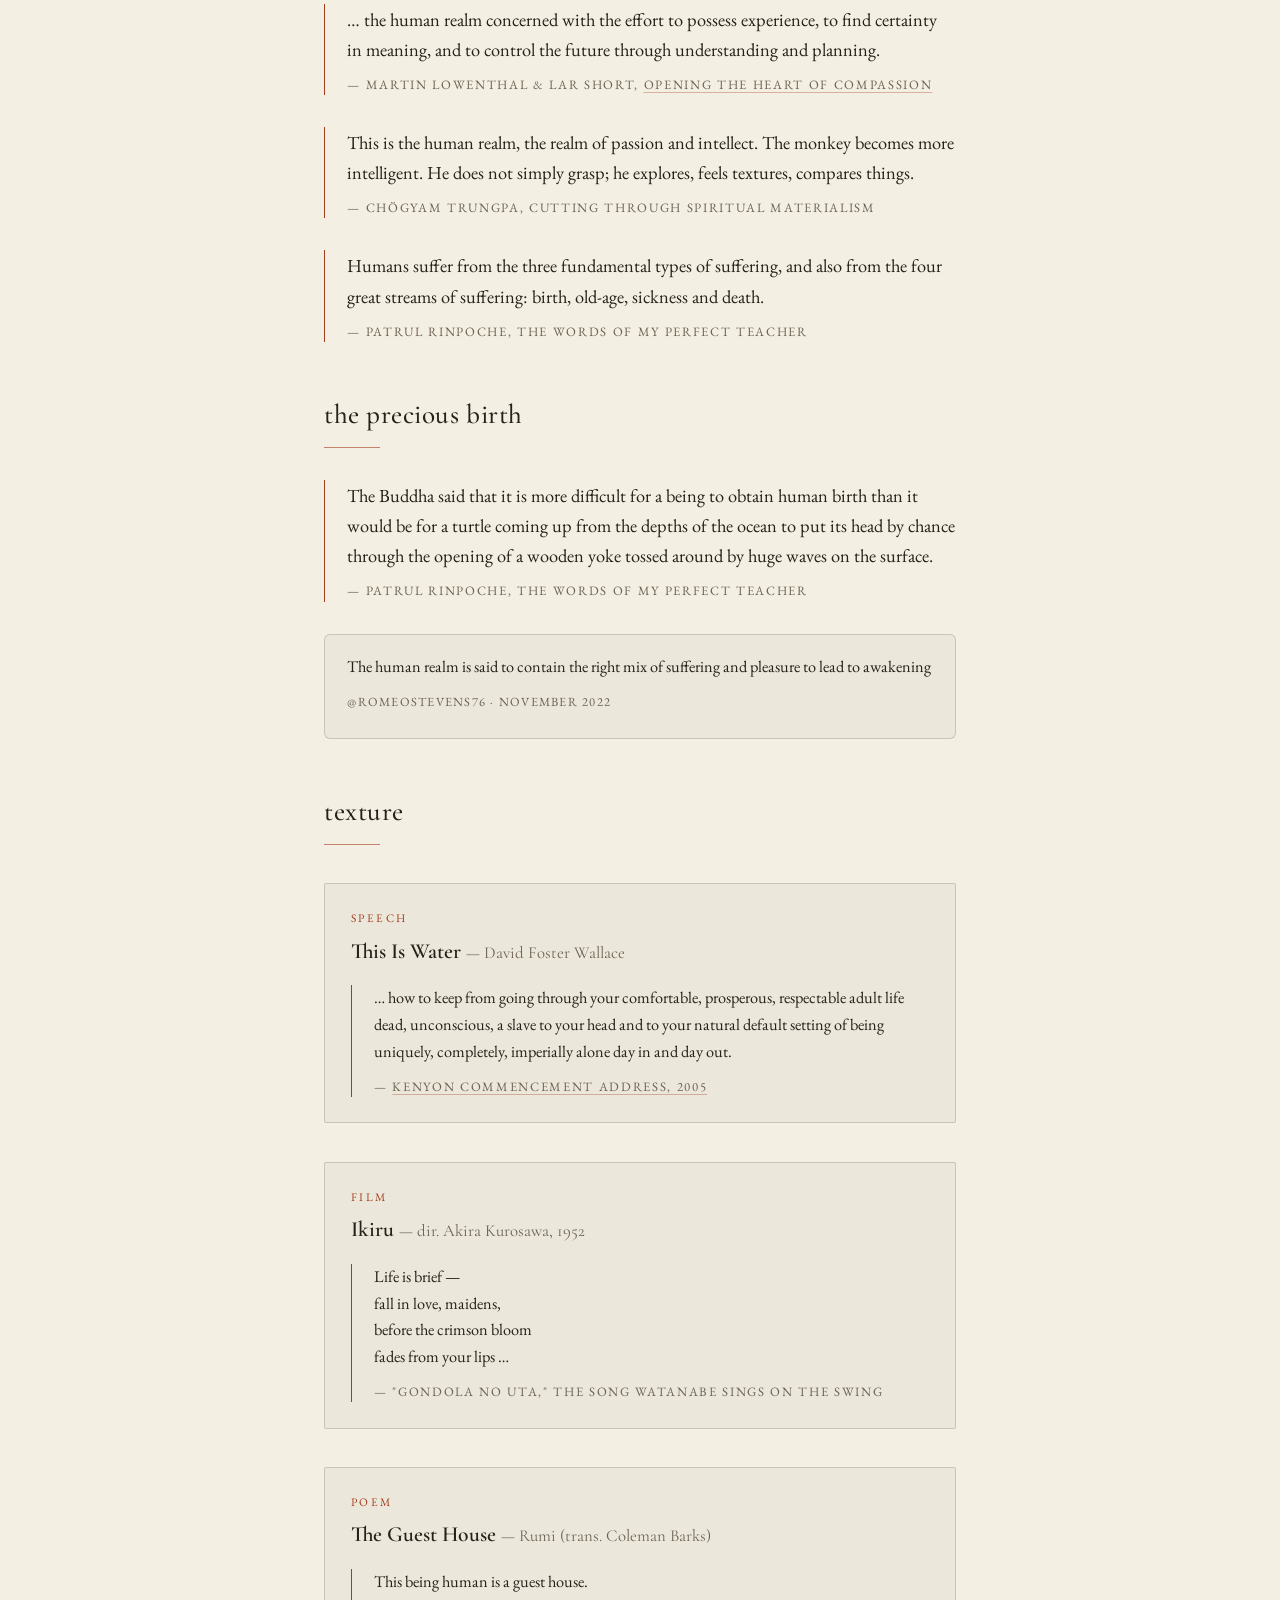
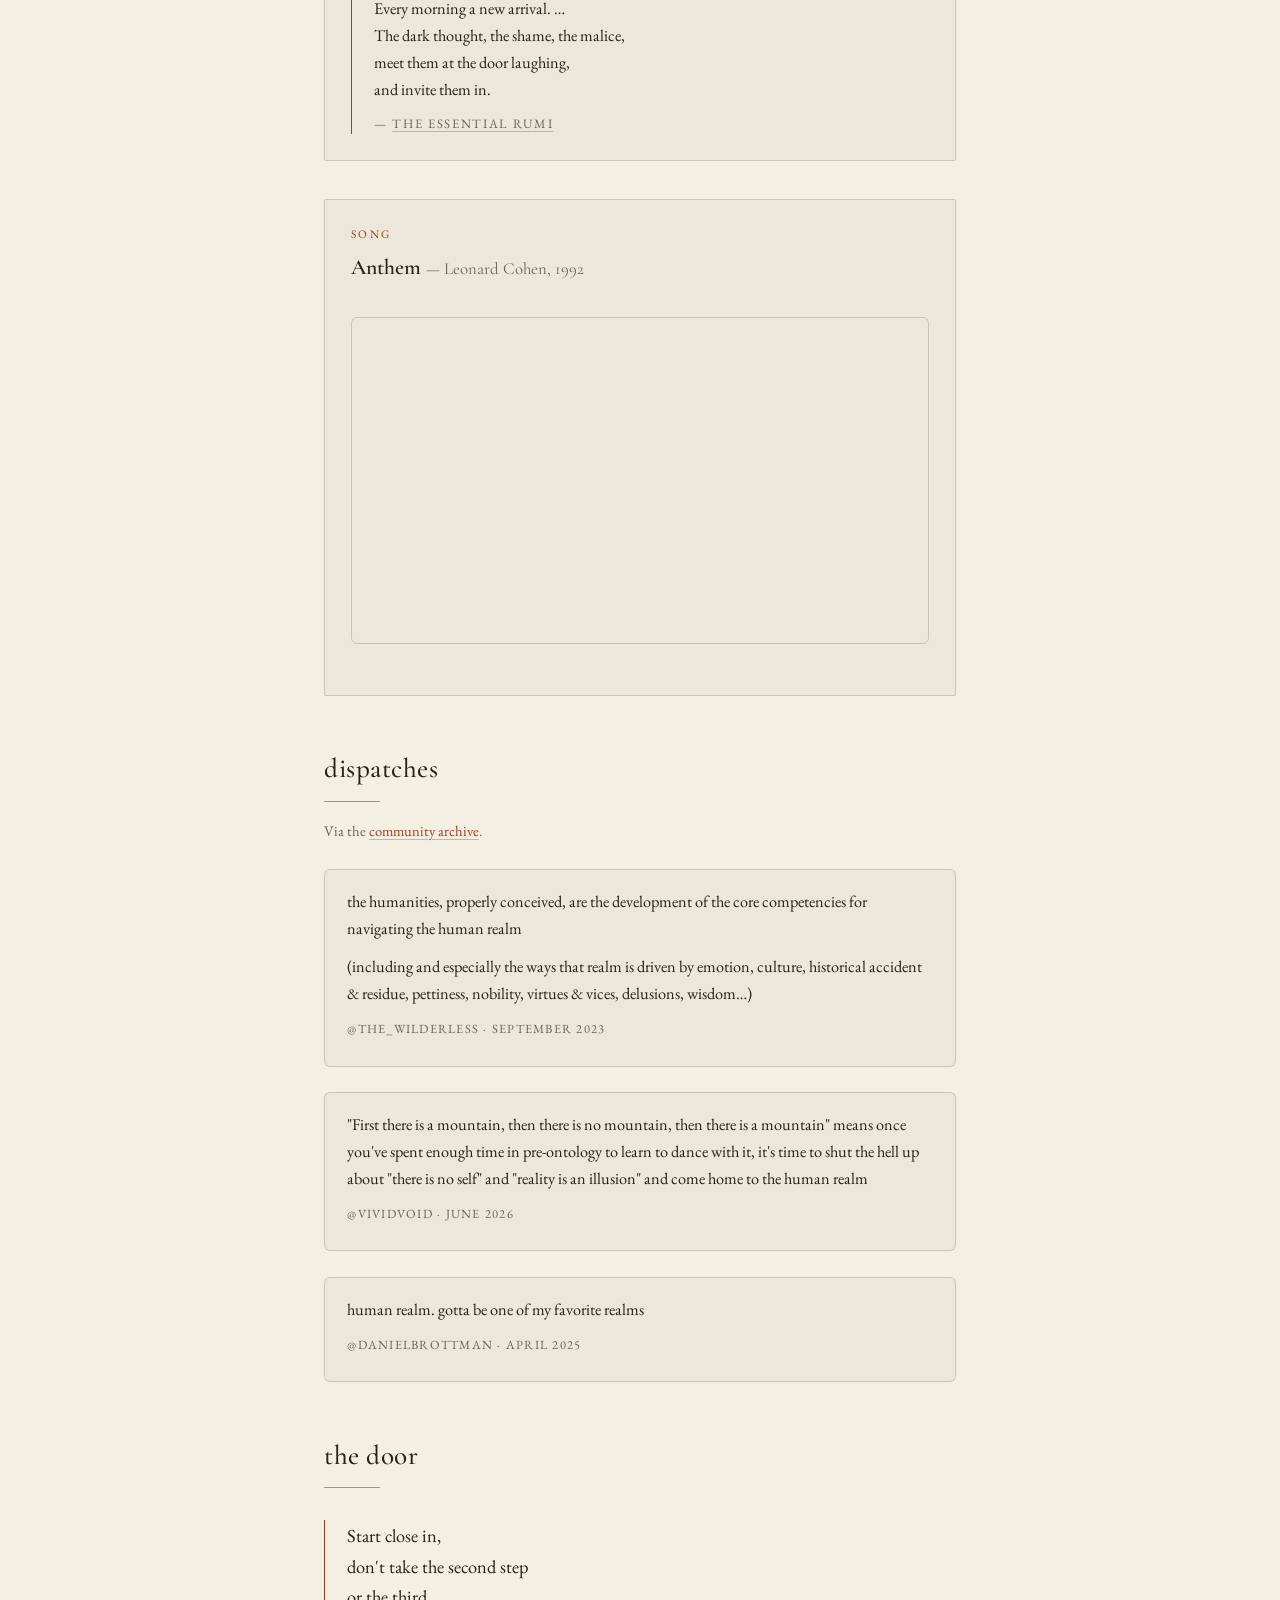
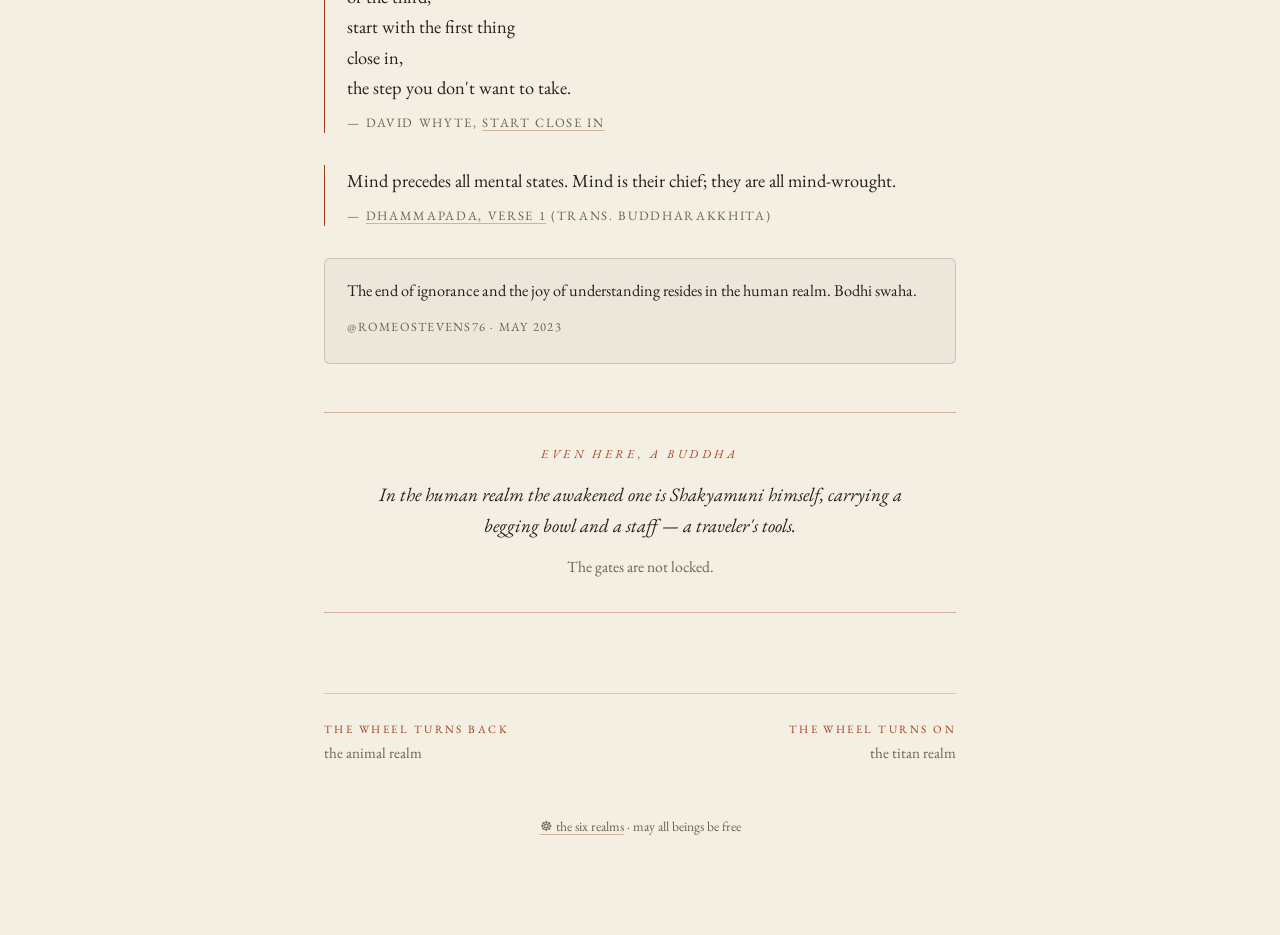
<file: human.html>
<!DOCTYPE html>
<html lang="en">
<head>
<meta charset="utf-8">
<meta name="viewport" content="width=device-width, initial-scale=1">
<title>humans · the six realms</title>
<meta name="description" content="Manuṣya, the human realm: longing, busyness, mortality — and the only door on the wheel that opens all the way.">
<link rel="preconnect" href="https://fonts.googleapis.com">
<link rel="preconnect" href="https://fonts.gstatic.com" crossorigin>
<link href="https://fonts.googleapis.com/css2?family=Cormorant+Garamond:ital,wght@0,400;0,500;0,600;1,400&family=EB+Garamond:ital,wght@0,400;0,500;1,400&display=swap" rel="stylesheet">
<link rel="stylesheet" href="style.css">
<link rel="icon" href="data:image/svg+xml,<svg xmlns='http://www.w3.org/2000/svg' viewBox='0 0 100 100'><text y='.9em' font-size='90'>☸</text></svg>">
</head>
<body class="realm-human">

<nav class="site-nav">
  <a href="index.html" class="wheel-link">☸ the wheel</a>
  <a href="hell.html">hell</a>
  <a href="hungry-ghost.html">hungry ghosts</a>
  <a href="animal.html">animals</a>
  <a href="human.html" class="here">humans</a>
  <a href="asura.html">titans</a>
  <a href="deva.html">gods</a>
</nav>

<main>

<header class="hero">
  <p class="realm-sanskrit">manuṣya</p>
  <h1>the human realm</h1>
  <p class="gate">"Tell me, what is it you plan to do<br>with your one wild and precious life?"
    <cite>— Mary Oliver, <a href="https://poets.org/poem/summer-day">The Summer Day</a></cite>
  </p>
  <p class="ident"><a href="https://twitter.com/RomeoStevens76/status/2072034721190879373">identifying with my knowledge → <em>human realm</em></a></p>
</header>

<figure class="realm-art tall">
  <img src="art/human-melencolia.jpg" alt="Albrecht Dürer, Melencolia I">
  <figcaption>Albrecht Dürer · <a href="https://commons.wikimedia.org/wiki/File:Albrecht_D%C3%BCrer_-_Melencolia_I_-_Google_Art_Project_(427760).jpg">Melencolia I</a> · 1514 · engraving</figcaption>
</figure>

<section>
  <h2>the shape of the trap</h2>

  <blockquote>
    <p>The epitome of the human realm is to be stuck in a huge traffic jam of discursive thought. You are so busy thinking that you cannot learn anything at all.</p>
    <cite>— Chögyam Trungpa, The Myth of Freedom</cite>
  </blockquote>

  <blockquote>
    <p>… the human realm concerned with the effort to possess experience, to find certainty in meaning, and to control the future through understanding and planning.</p>
    <cite>— Martin Lowenthal &amp; Lar Short, <a href="https://archive.org/details/openingheartofco00lowe">Opening the Heart of Compassion</a></cite>
  </blockquote>

  <blockquote>
    <p>This is the human realm, the realm of passion and intellect. The monkey becomes more intelligent. He does not simply grasp; he explores, feels textures, compares things.</p>
    <cite>— Chögyam Trungpa, Cutting Through Spiritual Materialism</cite>
  </blockquote>

  <blockquote>
    <p>Humans suffer from the three fundamental types of suffering, and also from the four great streams of suffering: birth, old-age, sickness and death.</p>
    <cite>— Patrul Rinpoche, The Words of My Perfect Teacher</cite>
  </blockquote>
</section>

<section>
  <h2>the precious birth</h2>

  <blockquote>
    <p>The Buddha said that it is more difficult for a being to obtain human birth than it would be for a turtle coming up from the depths of the ocean to put its head by chance through the opening of a wooden yoke tossed around by huge waves on the surface.</p>
    <cite>— Patrul Rinpoche, The Words of My Perfect Teacher</cite>
  </blockquote>

  <div class="tweet">
    <p>The human realm is said to contain the right mix of suffering and pleasure to lead to awakening</p>
    <p class="tweet-meta"><a href="https://twitter.com/RomeoStevens76/status/1591198069722583043">@RomeoStevens76 · november 2022</a></p>
  </div>
</section>

<section>
  <h2>texture</h2>

  <div class="media-item">
    <p class="media-kind">speech</p>
    <h3>This Is Water <span class="by">— David Foster Wallace</span></h3>
    <blockquote>
      <p>… how to keep from going through your comfortable, prosperous, respectable adult life dead, unconscious, a slave to your head and to your natural default setting of being uniquely, completely, imperially alone day in and day out.</p>
      <cite>— <a href="https://fs.blog/david-foster-wallace-this-is-water/">Kenyon commencement address, 2005</a></cite>
    </blockquote>
  </div>

  <div class="media-item">
    <p class="media-kind">film</p>
    <h3>Ikiru <span class="by">— dir. Akira Kurosawa, 1952</span></h3>
    <blockquote class="verse">
      <p>Life is brief —
fall in love, maidens,
before the crimson bloom
fades from your lips …</p>
      <cite>— "Gondola no Uta," the song Watanabe sings on the swing</cite>
    </blockquote>
  </div>

  <div class="media-item">
    <p class="media-kind">poem</p>
    <h3>The Guest House <span class="by">— Rumi (trans. Coleman Barks)</span></h3>
    <blockquote class="verse">
      <p>This being human is a guest house.
Every morning a new arrival. …
The dark thought, the shame, the malice,
meet them at the door laughing,
and invite them in.</p>
      <cite>— <a href="https://www.scottishpoetrylibrary.org.uk/poem/guest-house/">The Essential Rumi</a></cite>
    </blockquote>
  </div>

  <div class="media-item">
    <p class="media-kind">song</p>
    <h3>Anthem <span class="by">— Leonard Cohen, 1992</span></h3>
    <div class="embed-frame">
      <iframe class="video-frame" src="https://www.youtube-nocookie.com/embed/1jzl0NlTmzY" title="Leonard Cohen — Anthem" loading="lazy" allowfullscreen></iframe>
    </div>
  </div>
</section>

<section>
  <h2>dispatches</h2>
  <p class="small-note">Via the <a href="https://www.community-archive.org/">community archive</a>.</p>

  <div class="tweet">
    <p>the humanities, properly conceived, are the development of the core competencies for navigating the human realm</p>
    <p>(including and especially the ways that realm is driven by emotion, culture, historical accident &amp; residue, pettiness, nobility, virtues &amp; vices, delusions, wisdom…)</p>
    <p class="tweet-meta"><a href="https://twitter.com/the_wilderless/status/1703484303680651635">@the_wilderless · september 2023</a></p>
  </div>

  <div class="tweet">
    <p>"First there is a mountain, then there is no mountain, then there is a mountain" means once you've spent enough time in pre-ontology to learn to dance with it, it's time to shut the hell up about "there is no self" and "reality is an illusion" and come home to the human realm</p>
    <p class="tweet-meta"><a href="https://twitter.com/vividvoid/status/2069832308031693129">@vividvoid · june 2026</a></p>
  </div>

  <div class="tweet">
    <p>human realm. gotta be one of my favorite realms</p>
    <p class="tweet-meta"><a href="https://twitter.com/danielbrottman/status/1914839686532739485">@danielbrottman · april 2025</a></p>
  </div>
</section>

<section>
  <h2>the door</h2>

  <blockquote class="verse">
    <p>Start close in,
don't take the second step
or the third,
start with the first thing
close in,
the step you don't want to take.</p>
    <cite>— David Whyte, <a href="https://davidwhyte.com">Start Close In</a></cite>
  </blockquote>

  <blockquote>
    <p>Mind precedes all mental states. Mind is their chief; they are all mind-wrought.</p>
    <cite>— <a href="https://www.accesstoinsight.org/tipitaka/kn/dhp/dhp.01.budd.html">Dhammapada, verse 1</a> (trans. Buddharakkhita)</cite>
  </blockquote>

  <div class="tweet">
    <p>The end of ignorance and the joy of understanding resides in the human realm. Bodhi swaha.</p>
    <p class="tweet-meta"><a href="https://twitter.com/RomeoStevens76/status/1660278698933891072">@RomeoStevens76 · may 2023</a></p>
  </div>
</section>

<div class="buddha-note">
  <p class="buddha-label">even here, a buddha</p>
  <p>In the human realm the awakened one is Shakyamuni himself, carrying a begging bowl and a staff — a traveler's tools.</p>
  <p class="plain">The gates are not locked.</p>
</div>

<nav class="turn">
  <a href="animal.html"><span class="dir">the wheel turns back</span>the animal realm</a>
  <a href="asura.html" class="next"><span class="dir">the wheel turns on</span>the titan realm</a>
</nav>

<p class="colophon"><a href="index.html">☸ the six realms</a> · may all beings be free</p>

</main>
</body>
</html>
</file>
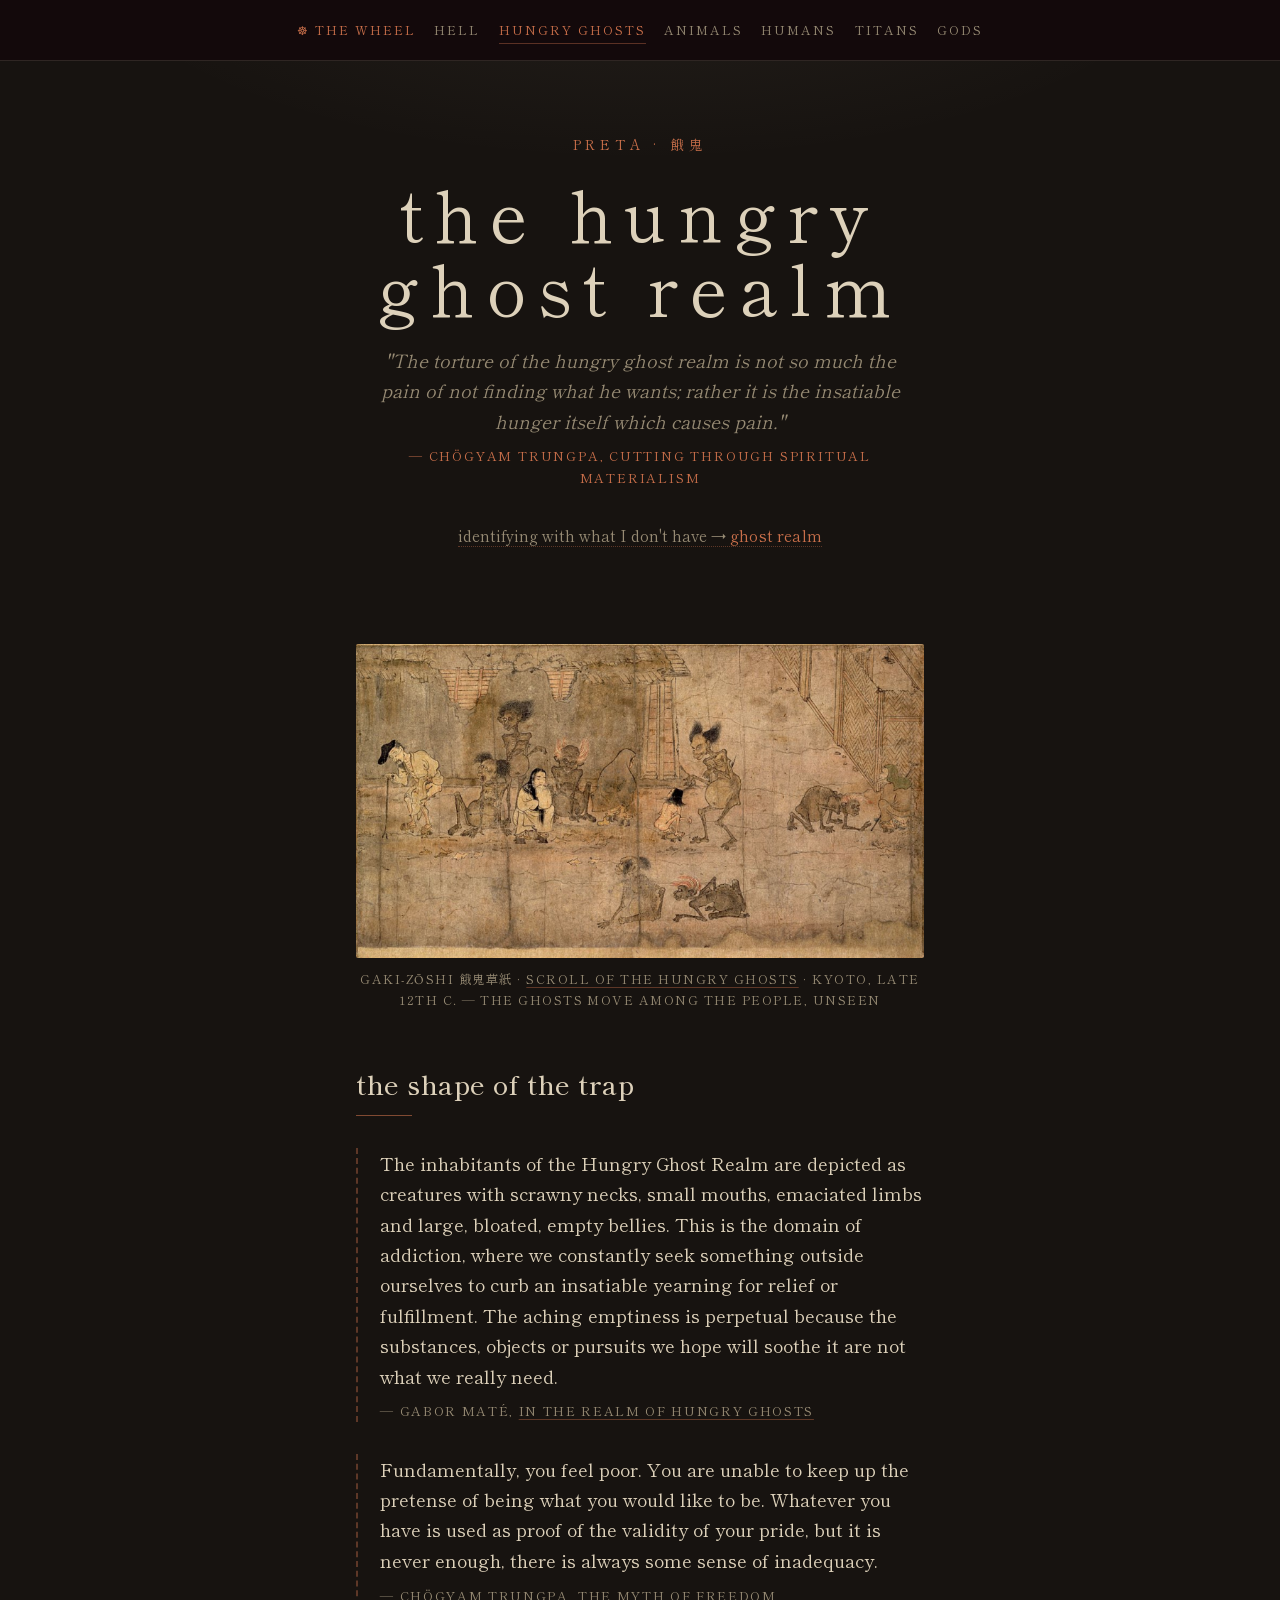
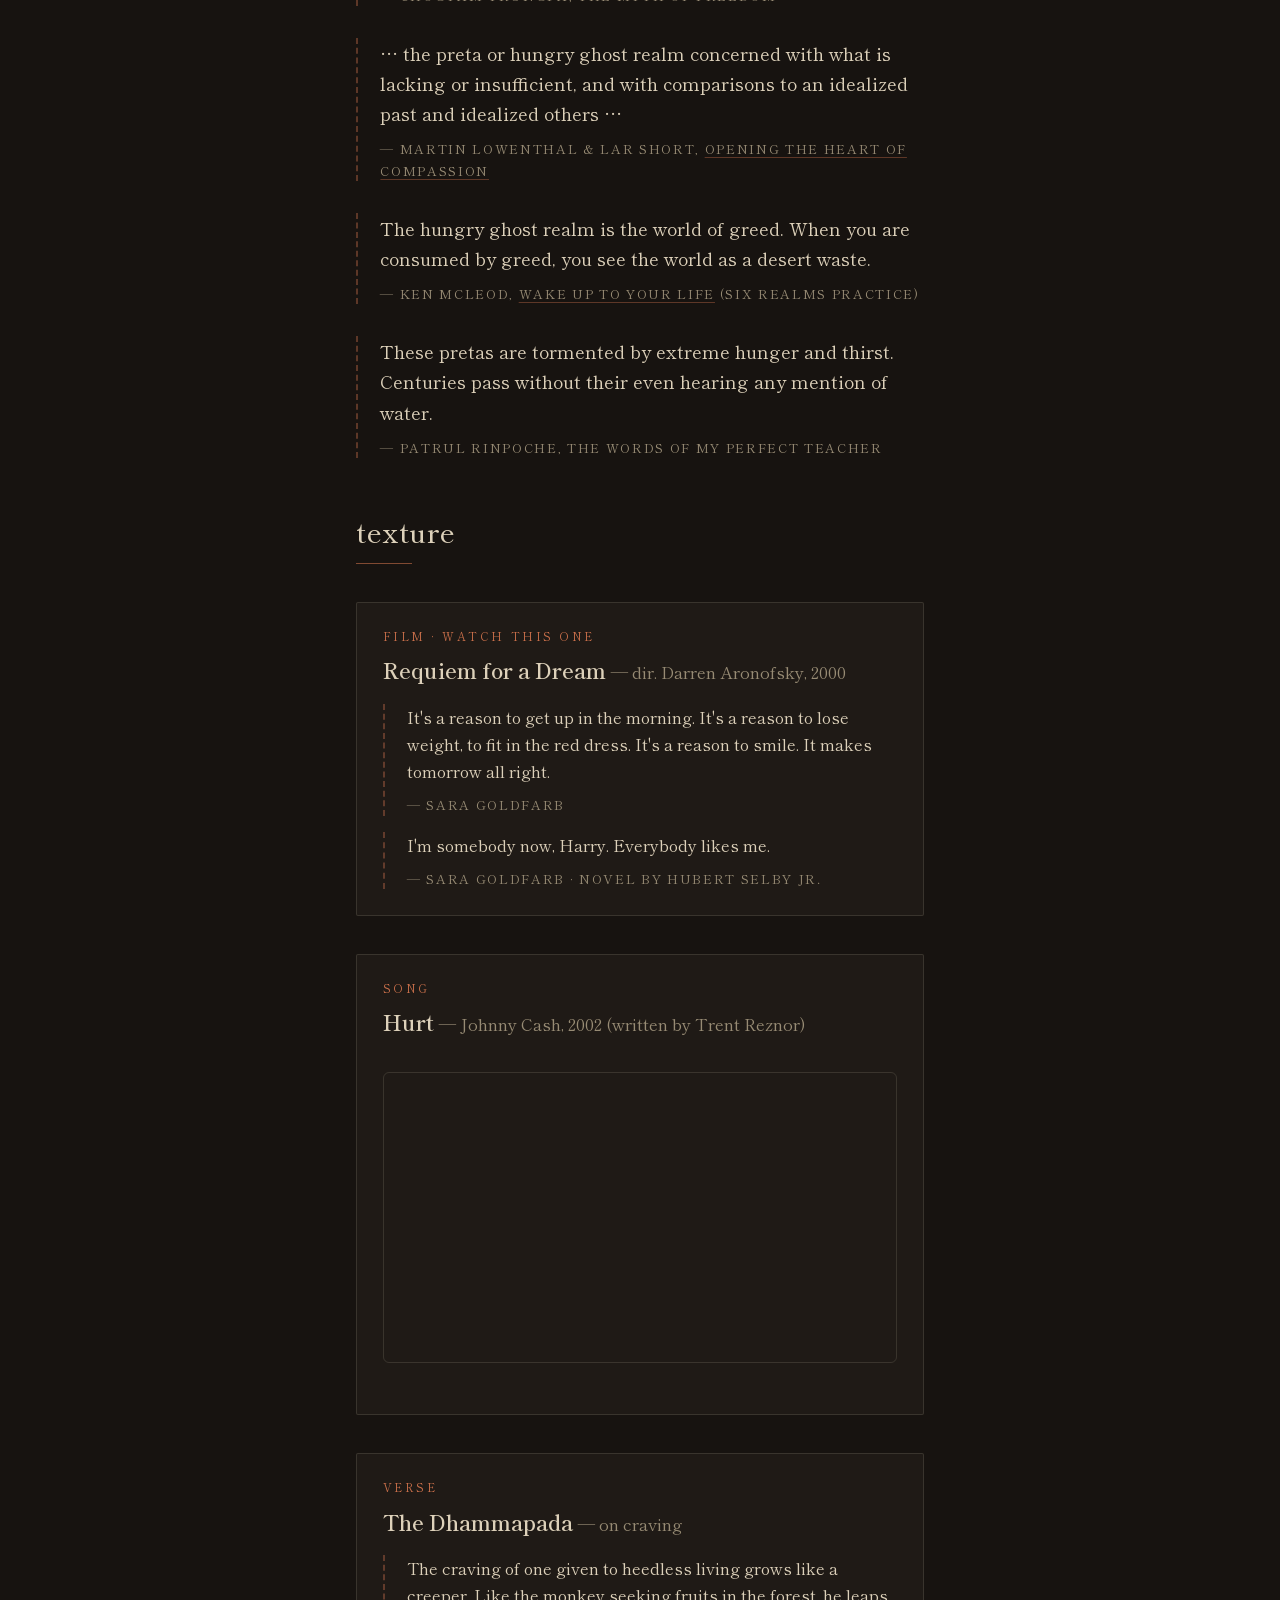
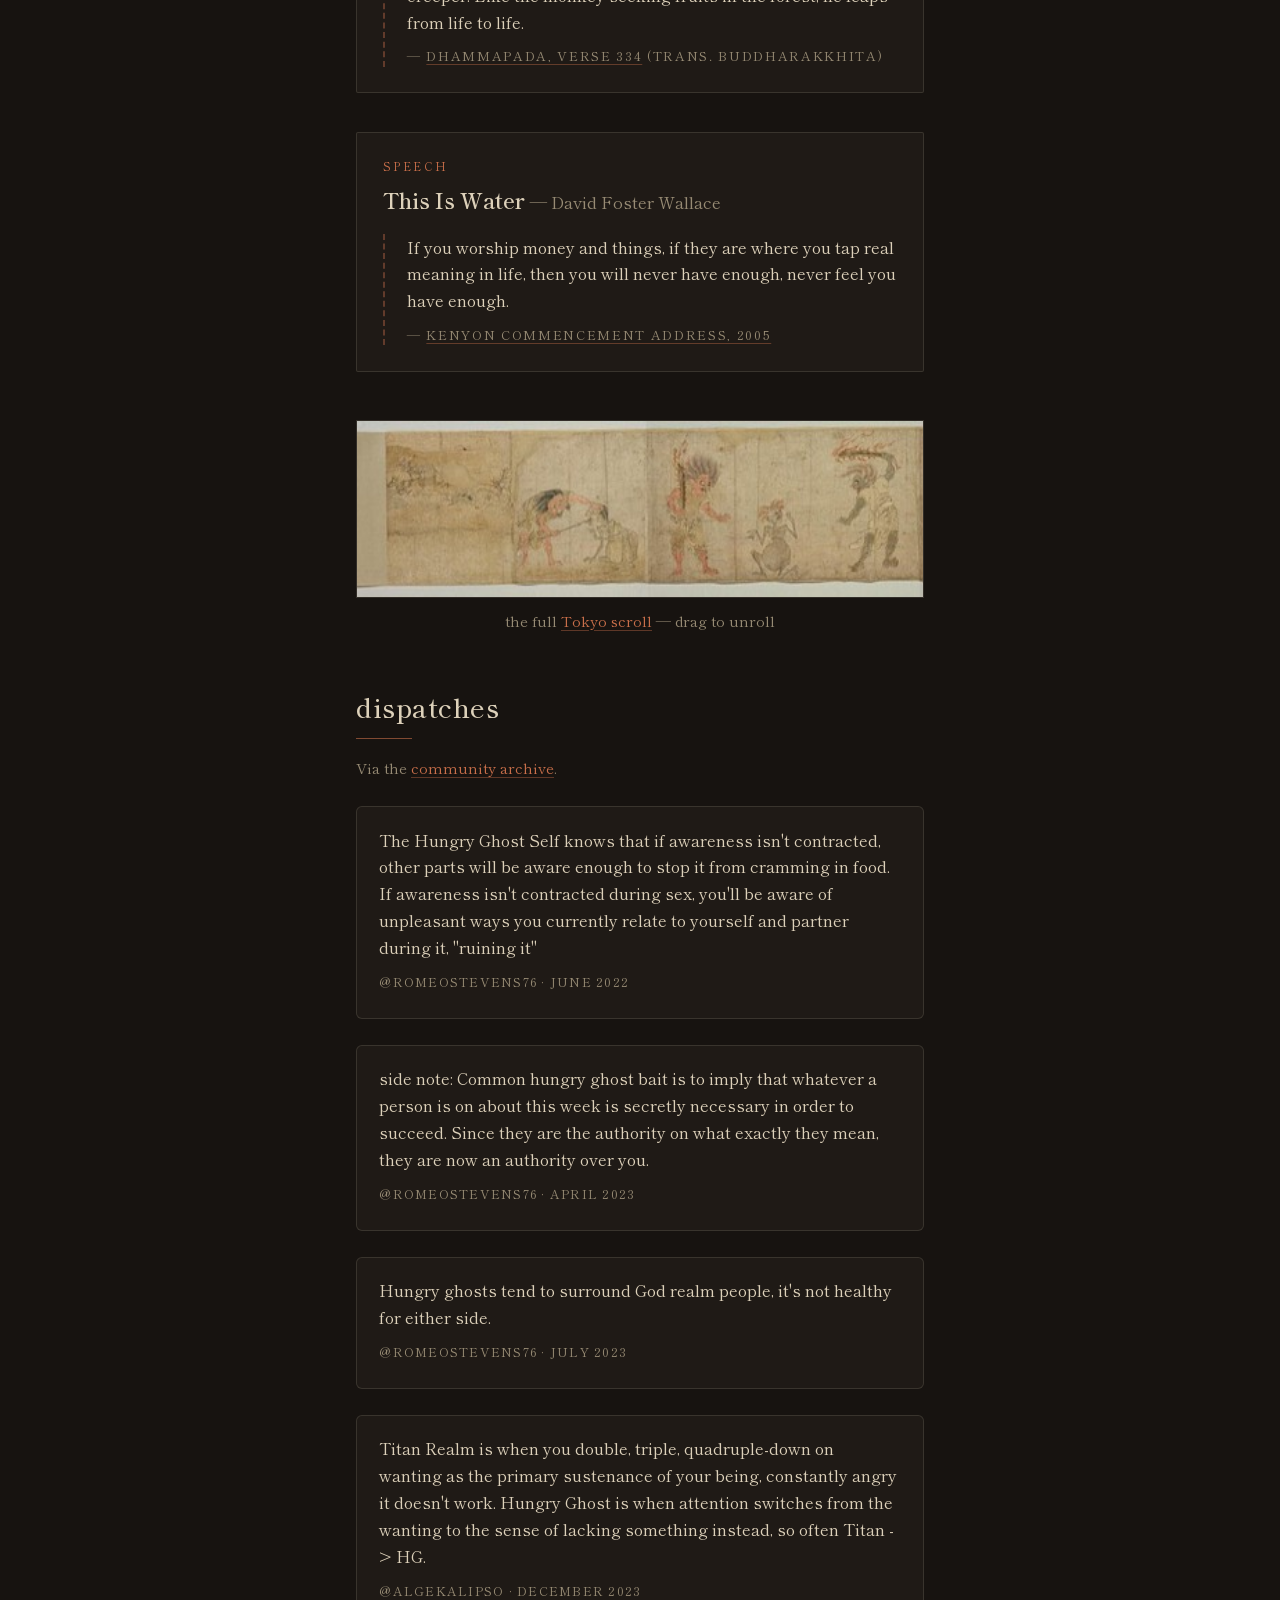
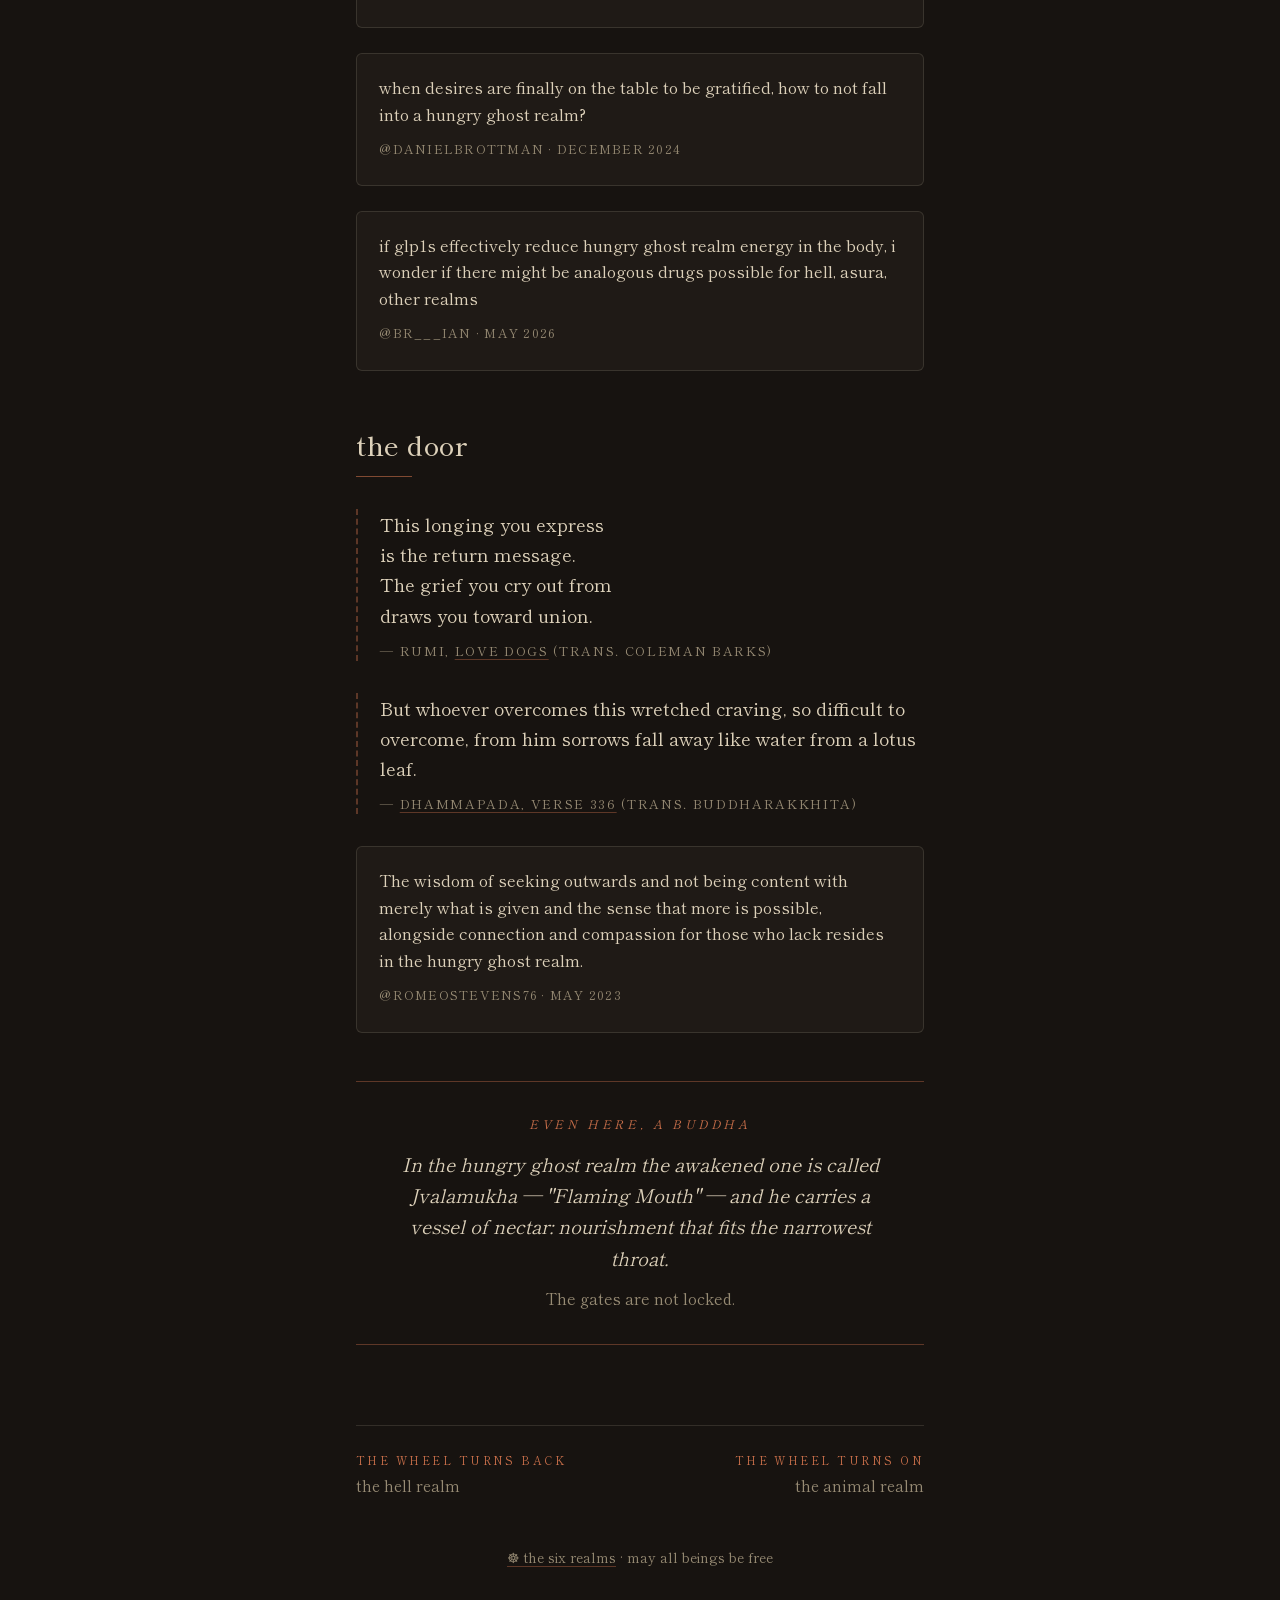
<file: hungry-ghost.html>
<!DOCTYPE html>
<html lang="en">
<head>
<meta charset="utf-8">
<meta name="viewport" content="width=device-width, initial-scale=1">
<title>hungry ghosts · the six realms</title>
<meta name="description" content="Preta, the hungry ghost realm: craving, addiction, insatiability — the hunger that eats the eater.">
<link rel="preconnect" href="https://fonts.googleapis.com">
<link rel="preconnect" href="https://fonts.gstatic.com" crossorigin>
<link href="https://fonts.googleapis.com/css2?family=Shippori+Mincho:wght@400;500&family=EB+Garamond:ital,wght@0,400;0,500;1,400&display=swap" rel="stylesheet">
<link rel="stylesheet" href="style.css">
<link rel="icon" href="data:image/svg+xml,<svg xmlns='http://www.w3.org/2000/svg' viewBox='0 0 100 100'><text y='.9em' font-size='90'>☸</text></svg>">
</head>
<body class="realm-preta">

<nav class="site-nav">
  <a href="index.html" class="wheel-link">☸ the wheel</a>
  <a href="hell.html">hell</a>
  <a href="hungry-ghost.html" class="here">hungry ghosts</a>
  <a href="animal.html">animals</a>
  <a href="human.html">humans</a>
  <a href="asura.html">titans</a>
  <a href="deva.html">gods</a>
</nav>

<main>

<header class="hero">
  <p class="realm-sanskrit">preta · 餓鬼</p>
  <h1>the hungry ghost realm</h1>
  <p class="gate">"The torture of the hungry ghost realm is not so much the pain of not finding what he wants; rather it is the insatiable hunger itself which causes pain."
    <cite>— Chögyam Trungpa, Cutting Through Spiritual Materialism</cite>
  </p>
  <p class="ident"><a href="https://twitter.com/RomeoStevens76/status/2072034721190879373">identifying with what I don't have → <em>ghost realm</em></a></p>
</header>

<figure class="realm-art">
  <img src="art/preta-gaki-kyoto.jpg" alt="Segment of the Gaki-zōshi handscroll: hungry ghosts moving unseen among people">
  <figcaption>Gaki-zōshi 餓鬼草紙 · <a href="https://commons.wikimedia.org/wiki/File:Gaki-Zoushi.jpg">Scroll of the Hungry Ghosts</a> · Kyoto, late 12th c. — the ghosts move among the people, unseen</figcaption>
</figure>

<section>
  <h2>the shape of the trap</h2>

  <blockquote>
    <p>The inhabitants of the Hungry Ghost Realm are depicted as creatures with scrawny necks, small mouths, emaciated limbs and large, bloated, empty bellies. This is the domain of addiction, where we constantly seek something outside ourselves to curb an insatiable yearning for relief or fulfillment. The aching emptiness is perpetual because the substances, objects or pursuits we hope will soothe it are not what we really need.</p>
    <cite>— Gabor Maté, <a href="https://drgabormate.com/book/in-the-realm-of-hungry-ghosts/">In the Realm of Hungry Ghosts</a></cite>
  </blockquote>

  <blockquote>
    <p>Fundamentally, you feel poor. You are unable to keep up the pretense of being what you would like to be. Whatever you have is used as proof of the validity of your pride, but it is never enough, there is always some sense of inadequacy.</p>
    <cite>— Chögyam Trungpa, The Myth of Freedom</cite>
  </blockquote>

  <blockquote>
    <p>… the preta or hungry ghost realm concerned with what is lacking or insufficient, and with comparisons to an idealized past and idealized others …</p>
    <cite>— Martin Lowenthal &amp; Lar Short, <a href="https://archive.org/details/openingheartofco00lowe">Opening the Heart of Compassion</a></cite>
  </blockquote>

  <blockquote>
    <p>The hungry ghost realm is the world of greed. When you are consumed by greed, you see the world as a desert waste.</p>
    <cite>— Ken McLeod, <a href="http://musingsbyken.blogspot.com/2020/05/the-hungry-ghost-realm.html">Wake Up to Your Life</a> (six realms practice)</cite>
  </blockquote>

  <blockquote>
    <p>These pretas are tormented by extreme hunger and thirst. Centuries pass without their even hearing any mention of water.</p>
    <cite>— Patrul Rinpoche, The Words of My Perfect Teacher</cite>
  </blockquote>
</section>

<section>
  <h2>texture</h2>

  <div class="media-item">
    <p class="media-kind">film · watch this one</p>
    <h3>Requiem for a Dream <span class="by">— dir. Darren Aronofsky, 2000</span></h3>
    <blockquote>
      <p>It's a reason to get up in the morning. It's a reason to lose weight, to fit in the red dress. It's a reason to smile. It makes tomorrow all right.</p>
      <cite>— Sara Goldfarb</cite>
    </blockquote>
    <blockquote>
      <p>I'm somebody now, Harry. Everybody likes me.</p>
      <cite>— Sara Goldfarb · novel by Hubert Selby Jr.</cite>
    </blockquote>
  </div>

  <div class="media-item">
    <p class="media-kind">song</p>
    <h3>Hurt <span class="by">— Johnny Cash, 2002 (written by Trent Reznor)</span></h3>
    <div class="embed-frame">
      <iframe class="video-frame" src="https://www.youtube-nocookie.com/embed/8AHCfZTRGiI" title="Johnny Cash — Hurt" loading="lazy" allowfullscreen></iframe>
    </div>
  </div>

  <div class="media-item">
    <p class="media-kind">verse</p>
    <h3>The Dhammapada <span class="by">— on craving</span></h3>
    <blockquote>
      <p>The craving of one given to heedless living grows like a creeper. Like the monkey seeking fruits in the forest, he leaps from life to life.</p>
      <cite>— <a href="https://www.accesstoinsight.org/tipitaka/kn/dhp/dhp.24.budd.html">Dhammapada, verse 334</a> (trans. Buddharakkhita)</cite>
    </blockquote>
  </div>

  <div class="media-item">
    <p class="media-kind">speech</p>
    <h3>This Is Water <span class="by">— David Foster Wallace</span></h3>
    <blockquote>
      <p>If you worship money and things, if they are where you tap real meaning in life, then you will never have enough, never feel you have enough.</p>
      <cite>— <a href="https://fs.blog/david-foster-wallace-this-is-water/">Kenyon commencement address, 2005</a></cite>
    </blockquote>
  </div>
</section>

<div class="scroll-band">
  <img src="art/preta-gaki-tokyo.jpg" alt="The full Gaki-zōshi handscroll, Tokyo National Museum">
</div>
<p class="small-note" style="text-align:center">the full <a href="https://commons.wikimedia.org/wiki/File:Gaki_zoshi_-_Tokyo.jpeg">Tokyo scroll</a> — drag to unroll</p>

<section>
  <h2>dispatches</h2>
  <p class="small-note">Via the <a href="https://www.community-archive.org/">community archive</a>.</p>

  <div class="tweet">
    <p>The Hungry Ghost Self knows that if awareness isn't contracted, other parts will be aware enough to stop it from cramming in food. If awareness isn't contracted during sex, you'll be aware of unpleasant ways you currently relate to yourself and partner during it, "ruining it"</p>
    <p class="tweet-meta"><a href="https://twitter.com/RomeoStevens76/status/1532218313727541248">@RomeoStevens76 · june 2022</a></p>
  </div>

  <div class="tweet">
    <p>side note: Common hungry ghost bait is to imply that whatever a person is on about this week is secretly necessary in order to succeed. Since they are the authority on what exactly they mean, they are now an authority over you.</p>
    <p class="tweet-meta"><a href="https://twitter.com/RomeoStevens76/status/1651636083657183234">@RomeoStevens76 · april 2023</a></p>
  </div>

  <div class="tweet">
    <p>Hungry ghosts tend to surround God realm people, it's not healthy for either side.</p>
    <p class="tweet-meta"><a href="https://twitter.com/RomeoStevens76/status/1681496148102762496">@RomeoStevens76 · july 2023</a></p>
  </div>

  <div class="tweet">
    <p>Titan Realm is when you double, triple, quadruple-down on wanting as the primary sustenance of your being, constantly angry it doesn't work. Hungry Ghost is when attention switches from the wanting to the sense of lacking something instead, so often Titan -&gt; HG.</p>
    <p class="tweet-meta"><a href="https://twitter.com/algekalipso/status/1738826565876896101">@algekalipso · december 2023</a></p>
  </div>

  <div class="tweet">
    <p>when desires are finally on the table to be gratified, how to not fall into a hungry ghost realm?</p>
    <p class="tweet-meta"><a href="https://twitter.com/danielbrottman/status/1873368908947656906">@danielbrottman · december 2024</a></p>
  </div>

  <div class="tweet">
    <p>if glp1s effectively reduce hungry ghost realm energy in the body, i wonder if there might be analogous drugs possible for hell, asura, other realms</p>
    <p class="tweet-meta"><a href="https://twitter.com/br___ian/status/2055802115944337542">@br___ian · may 2026</a></p>
  </div>
</section>

<section>
  <h2>the door</h2>

  <blockquote class="verse">
    <p>This longing you express
is the return message.
The grief you cry out from
draws you toward union.</p>
    <cite>— Rumi, <a href="https://thefirstgates.com/2011/07/19/two-poems-by-rumi/">Love Dogs</a> (trans. Coleman Barks)</cite>
  </blockquote>

  <blockquote>
    <p>But whoever overcomes this wretched craving, so difficult to overcome, from him sorrows fall away like water from a lotus leaf.</p>
    <cite>— <a href="https://www.accesstoinsight.org/tipitaka/kn/dhp/dhp.24.budd.html">Dhammapada, verse 336</a> (trans. Buddharakkhita)</cite>
  </blockquote>

  <div class="tweet">
    <p>The wisdom of seeking outwards and not being content with merely what is given and the sense that more is possible, alongside connection and compassion for those who lack resides in the hungry ghost realm.</p>
    <p class="tweet-meta"><a href="https://twitter.com/RomeoStevens76/status/1660276888349335552">@RomeoStevens76 · may 2023</a></p>
  </div>
</section>

<div class="buddha-note">
  <p class="buddha-label">even here, a buddha</p>
  <p>In the hungry ghost realm the awakened one is called Jvalamukha — "Flaming Mouth" — and he carries a vessel of nectar: nourishment that fits the narrowest throat.</p>
  <p class="plain">The gates are not locked.</p>
</div>

<nav class="turn">
  <a href="hell.html"><span class="dir">the wheel turns back</span>the hell realm</a>
  <a href="animal.html" class="next"><span class="dir">the wheel turns on</span>the animal realm</a>
</nav>

<p class="colophon"><a href="index.html">☸ the six realms</a> · may all beings be free</p>

</main>
</body>
</html>
</file>
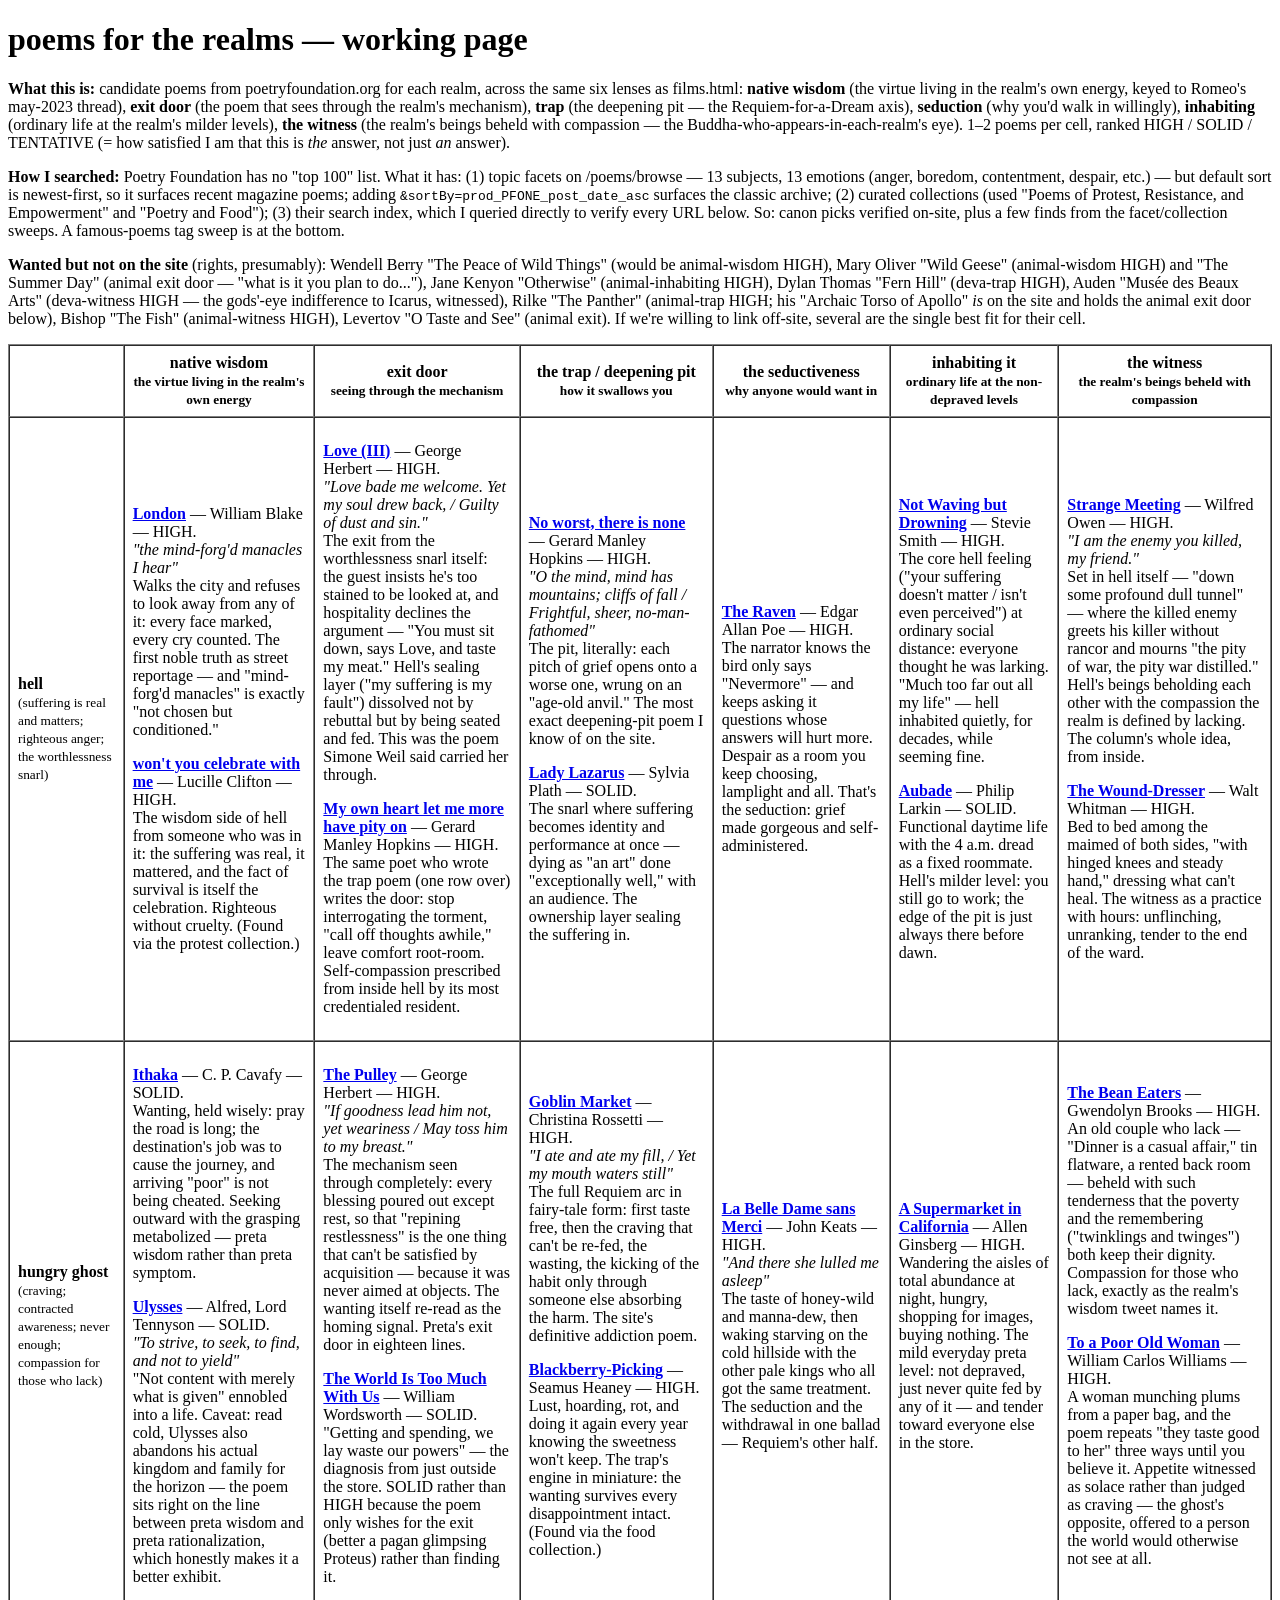
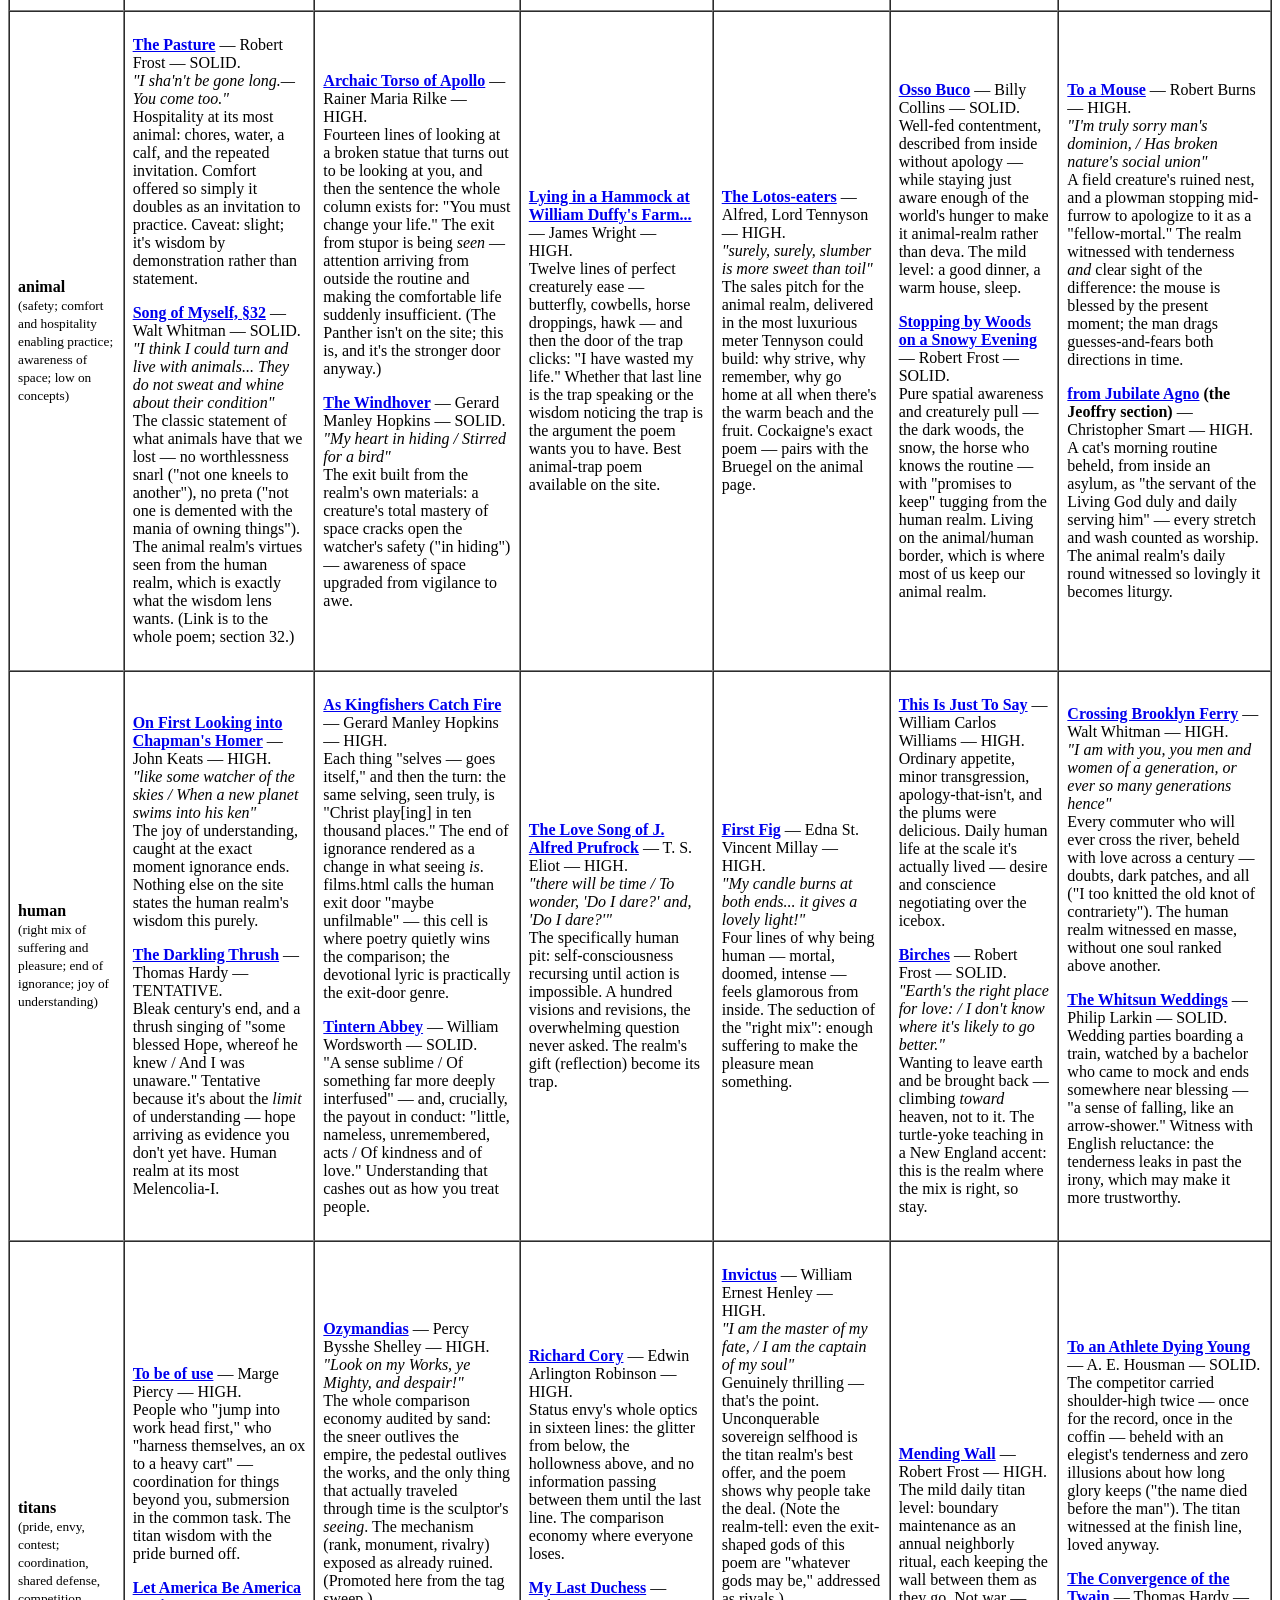
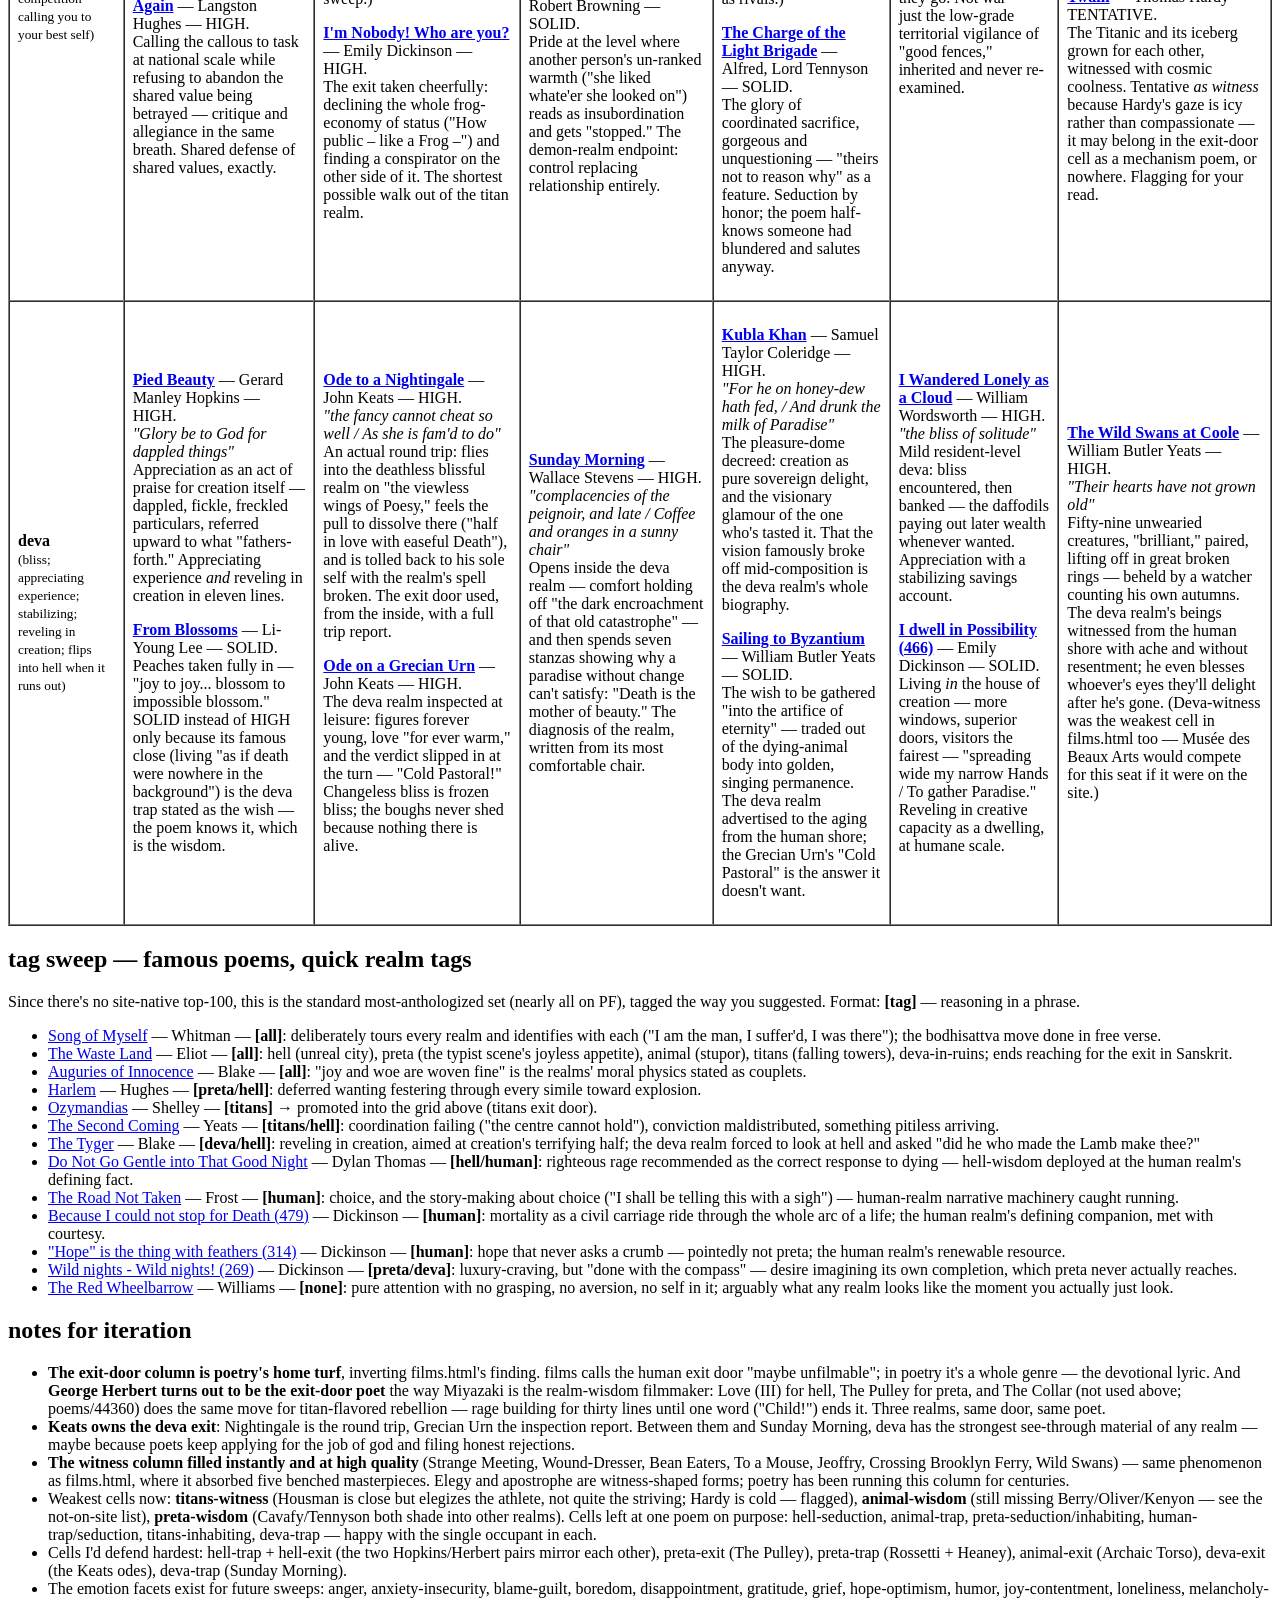
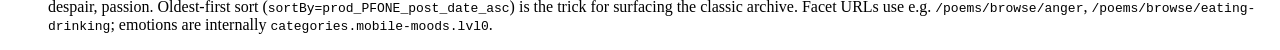
<file: poems.html>
<!DOCTYPE html>
<html lang="en">
<head>
<meta charset="utf-8">
<meta name="robots" content="noindex">
<title>poems — working notes (not linked)</title>
</head>
<body>

<h1>poems for the realms — working page</h1>

<p><b>What this is:</b> candidate poems from poetryfoundation.org for each realm, across the same six lenses as films.html:
<b>native wisdom</b> (the virtue living in the realm's own energy, keyed to Romeo's may-2023 thread),
<b>exit door</b> (the poem that sees through the realm's mechanism),
<b>trap</b> (the deepening pit — the Requiem-for-a-Dream axis),
<b>seduction</b> (why you'd walk in willingly),
<b>inhabiting</b> (ordinary life at the realm's milder levels),
<b>the witness</b> (the realm's beings beheld with compassion — the Buddha-who-appears-in-each-realm's eye).
1–2 poems per cell, ranked HIGH / SOLID / TENTATIVE (= how satisfied I am that this is <i>the</i> answer, not just <i>an</i> answer).</p>

<p><b>How I searched:</b> Poetry Foundation has no "top 100" list. What it has: (1) topic facets on /poems/browse — 13 subjects, 13 emotions (anger, boredom, contentment, despair, etc.) — but default sort is newest-first, so it surfaces recent magazine poems; adding <code>&amp;sortBy=prod_PFONE_post_date_asc</code> surfaces the classic archive; (2) curated collections (used "Poems of Protest, Resistance, and Empowerment" and "Poetry and Food"); (3) their search index, which I queried directly to verify every URL below. So: canon picks verified on-site, plus a few finds from the facet/collection sweeps. A famous-poems tag sweep is at the bottom.</p>

<p><b>Wanted but not on the site</b> (rights, presumably): Wendell Berry "The Peace of Wild Things" (would be animal-wisdom HIGH), Mary Oliver "Wild Geese" (animal-wisdom HIGH) and "The Summer Day" (animal exit door — "what is it you plan to do..."), Jane Kenyon "Otherwise" (animal-inhabiting HIGH), Dylan Thomas "Fern Hill" (deva-trap HIGH), Auden "Musée des Beaux Arts" (deva-witness HIGH — the gods'-eye indifference to Icarus, witnessed), Rilke "The Panther" (animal-trap HIGH; his "Archaic Torso of Apollo" <i>is</i> on the site and holds the animal exit door below), Bishop "The Fish" (animal-witness HIGH), Levertov "O Taste and See" (animal exit). If we're willing to link off-site, several are the single best fit for their cell.</p>

<table border="1" cellpadding="8" cellspacing="0">
<tr>
<th></th>
<th>native wisdom<br><small>the virtue living in the realm's own energy</small></th>
<th>exit door<br><small>seeing through the mechanism</small></th>
<th>the trap / deepening pit<br><small>how it swallows you</small></th>
<th>the seductiveness<br><small>why anyone would want in</small></th>
<th>inhabiting it<br><small>ordinary life at the non-depraved levels</small></th>
<th>the witness<br><small>the realm's beings beheld with compassion</small></th>
</tr>

<tr>
<td><b>hell</b><br><small>(suffering is real and matters; righteous anger; the worthlessness snarl)</small></td>
<td>
<p><strong><a href="https://www.poetryfoundation.org/poems/43673/london-56d222777e969">London</a></strong> — William Blake — HIGH.<br>
<i>"the mind-forg'd manacles I hear"</i><br>
Walks the city and refuses to look away from any of it: every face marked, every cry counted. The first noble truth as street reportage — and "mind-forg'd manacles" is exactly "not chosen but conditioned."</p>
<p><strong><a href="https://www.poetryfoundation.org/poems/50974/wont-you-celebrate-with-me">won't you celebrate with me</a></strong> — Lucille Clifton — HIGH.<br>
The wisdom side of hell from someone who was in it: the suffering was real, it mattered, and the fact of survival is itself the celebration. Righteous without cruelty. (Found via the protest collection.)</p>
</td>
<td>
<p><strong><a href="https://www.poetryfoundation.org/poems/44367/love-iii">Love (III)</a></strong> — George Herbert — HIGH.<br>
<i>"Love bade me welcome. Yet my soul drew back, / Guilty of dust and sin."</i><br>
The exit from the worthlessness snarl itself: the guest insists he's too stained to be looked at, and hospitality declines the argument — "You must sit down, says Love, and taste my meat." Hell's sealing layer ("my suffering is my fault") dissolved not by rebuttal but by being seated and fed. This was the poem Simone Weil said carried her through.</p>
<p><strong><a href="https://www.poetryfoundation.org/poems/90507/my-own-heart-let-me-more-have-pity-on">My own heart let me more have pity on</a></strong> — Gerard Manley Hopkins — HIGH.<br>
The same poet who wrote the trap poem (one row over) writes the door: stop interrogating the torment, "call off thoughts awhile," leave comfort root-room. Self-compassion prescribed from inside hell by its most credentialed resident.</p>
</td>
<td>
<p><strong><a href="https://www.poetryfoundation.org/poems/44398/no-worst-there-is-none-pitched-past-pitch-of-grief">No worst, there is none</a></strong> — Gerard Manley Hopkins — HIGH.<br>
<i>"O the mind, mind has mountains; cliffs of fall / Frightful, sheer, no-man-fathomed"</i><br>
The pit, literally: each pitch of grief opens onto a worse one, wrung on an "age-old anvil." The most exact deepening-pit poem I know of on the site.</p>
<p><strong><a href="https://www.poetryfoundation.org/poems/49000/lady-lazarus">Lady Lazarus</a></strong> — Sylvia Plath — SOLID.<br>
The snarl where suffering becomes identity and performance at once — dying as "an art" done "exceptionally well," with an audience. The ownership layer sealing the suffering in.</p>
</td>
<td>
<p><strong><a href="https://www.poetryfoundation.org/poems/48860/the-raven">The Raven</a></strong> — Edgar Allan Poe — HIGH.<br>
The narrator knows the bird only says "Nevermore" — and keeps asking it questions whose answers will hurt more. Despair as a room you keep choosing, lamplight and all. That's the seduction: grief made gorgeous and self-administered.</p>
</td>
<td>
<p><strong><a href="https://www.poetryfoundation.org/poems/46479/not-waving-but-drowning">Not Waving but Drowning</a></strong> — Stevie Smith — HIGH.<br>
The core hell feeling ("your suffering doesn't matter / isn't even perceived") at ordinary social distance: everyone thought he was larking. "Much too far out all my life" — hell inhabited quietly, for decades, while seeming fine.</p>
<p><strong><a href="https://www.poetryfoundation.org/poems/48422/aubade-56d229a6e2f07">Aubade</a></strong> — Philip Larkin — SOLID.<br>
Functional daytime life with the 4 a.m. dread as a fixed roommate. Hell's milder level: you still go to work; the edge of the pit is just always there before dawn.</p>
</td>
<td>
<p><strong><a href="https://www.poetryfoundation.org/poems/47395/strange-meeting">Strange Meeting</a></strong> — Wilfred Owen — HIGH.<br>
<i>"I am the enemy you killed, my friend."</i><br>
Set in hell itself — "down some profound dull tunnel" — where the killed enemy greets his killer without rancor and mourns "the pity of war, the pity war distilled." Hell's beings beholding each other with the compassion the realm is defined by lacking. The column's whole idea, from inside.</p>
<p><strong><a href="https://www.poetryfoundation.org/poems/53027/the-wound-dresser">The Wound-Dresser</a></strong> — Walt Whitman — HIGH.<br>
Bed to bed among the maimed of both sides, "with hinged knees and steady hand," dressing what can't heal. The witness as a practice with hours: unflinching, unranking, tender to the end of the ward.</p>
</td>
</tr>

<tr>
<td><b>hungry ghost</b><br><small>(craving; contracted awareness; never enough; compassion for those who lack)</small></td>
<td>
<p><strong><a href="https://www.poetryfoundation.org/poems/51296/ithaka-56d22eef917ec">Ithaka</a></strong> — C. P. Cavafy — SOLID.<br>
Wanting, held wisely: pray the road is long; the destination's job was to cause the journey, and arriving "poor" is not being cheated. Seeking outward with the grasping metabolized — preta wisdom rather than preta symptom.</p>
<p><strong><a href="https://www.poetryfoundation.org/poems/45392/ulysses">Ulysses</a></strong> — Alfred, Lord Tennyson — SOLID.<br>
<i>"To strive, to seek, to find, and not to yield"</i><br>
"Not content with merely what is given" ennobled into a life. Caveat: read cold, Ulysses also abandons his actual kingdom and family for the horizon — the poem sits right on the line between preta wisdom and preta rationalization, which honestly makes it a better exhibit.</p>
</td>
<td>
<p><strong><a href="https://www.poetryfoundation.org/poems/44370/the-pulley">The Pulley</a></strong> — George Herbert — HIGH.<br>
<i>"If goodness lead him not, yet weariness / May toss him to my breast."</i><br>
The mechanism seen through completely: every blessing poured out except rest, so that "repining restlessness" is the one thing that can't be satisfied by acquisition — because it was never aimed at objects. The wanting itself re-read as the homing signal. Preta's exit door in eighteen lines.</p>
<p><strong><a href="https://www.poetryfoundation.org/poems/45564/the-world-is-too-much-with-us">The World Is Too Much With Us</a></strong> — William Wordsworth — SOLID.<br>
"Getting and spending, we lay waste our powers" — the diagnosis from just outside the store. SOLID rather than HIGH because the poem only wishes for the exit (better a pagan glimpsing Proteus) rather than finding it.</p>
</td>
<td>
<p><strong><a href="https://www.poetryfoundation.org/poems/44996/goblin-market">Goblin Market</a></strong> — Christina Rossetti — HIGH.<br>
<i>"I ate and ate my fill, / Yet my mouth waters still"</i><br>
The full Requiem arc in fairy-tale form: first taste free, then the craving that can't be re-fed, the wasting, the kicking of the habit only through someone else absorbing the harm. The site's definitive addiction poem.</p>
<p><strong><a href="https://www.poetryfoundation.org/poems/50981/blackberry-picking">Blackberry-Picking</a></strong> — Seamus Heaney — HIGH.<br>
Lust, hoarding, rot, and doing it again every year knowing the sweetness won't keep. The trap's engine in miniature: the wanting survives every disappointment intact. (Found via the food collection.)</p>
</td>
<td>
<p><strong><a href="https://www.poetryfoundation.org/poems/44475/la-belle-dame-sans-merci-a-ballad">La Belle Dame sans Merci</a></strong> — John Keats — HIGH.<br>
<i>"And there she lulled me asleep"</i><br>
The taste of honey-wild and manna-dew, then waking starving on the cold hillside with the other pale kings who all got the same treatment. The seduction and the withdrawal in one ballad — Requiem's other half.</p>
</td>
<td>
<p><strong><a href="https://www.poetryfoundation.org/poems/47660/a-supermarket-in-california">A Supermarket in California</a></strong> — Allen Ginsberg — HIGH.<br>
Wandering the aisles of total abundance at night, hungry, shopping for images, buying nothing. The mild everyday preta level: not depraved, just never quite fed by any of it — and tender toward everyone else in the store.</p>
</td>
<td>
<p><strong><a href="https://www.poetryfoundation.org/poetrymagazine/poems/28110/the-bean-eaters">The Bean Eaters</a></strong> — Gwendolyn Brooks — HIGH.<br>
An old couple who lack — "Dinner is a casual affair," tin flatware, a rented back room — beheld with such tenderness that the poverty and the remembering ("twinklings and twinges") both keep their dignity. Compassion for those who lack, exactly as the realm's wisdom tweet names it.</p>
<p><strong><a href="https://www.poetryfoundation.org/poems/51653/to-a-poor-old-woman">To a Poor Old Woman</a></strong> — William Carlos Williams — HIGH.<br>
A woman munching plums from a paper bag, and the poem repeats "they taste good to her" three ways until you believe it. Appetite witnessed as solace rather than judged as craving — the ghost's opposite, offered to a person the world would otherwise not see at all.</p>
</td>
</tr>

<tr>
<td><b>animal</b><br><small>(safety; comfort and hospitality enabling practice; awareness of space; low on concepts)</small></td>
<td>
<p><strong><a href="https://www.poetryfoundation.org/poems/44270/the-pasture">The Pasture</a></strong> — Robert Frost — SOLID.<br>
<i>"I sha'n't be gone long.—You come too."</i><br>
Hospitality at its most animal: chores, water, a calf, and the repeated invitation. Comfort offered so simply it doubles as an invitation to practice. Caveat: slight; it's wisdom by demonstration rather than statement.</p>
<p><strong><a href="https://www.poetryfoundation.org/poems/45477/song-of-myself-1892-version">Song of Myself, §32</a></strong> — Walt Whitman — SOLID.<br>
<i>"I think I could turn and live with animals... They do not sweat and whine about their condition"</i><br>
The classic statement of what animals have that we lost — no worthlessness snarl ("not one kneels to another"), no preta ("not one is demented with the mania of owning things"). The animal realm's virtues seen from the human realm, which is exactly what the wisdom lens wants. (Link is to the whole poem; section 32.)</p>
</td>
<td>
<p><strong><a href="https://www.poetryfoundation.org/poems/1679348/archaic-torso-of-apollo">Archaic Torso of Apollo</a></strong> — Rainer Maria Rilke — HIGH.<br>
Fourteen lines of looking at a broken statue that turns out to be looking at you, and then the sentence the whole column exists for: "You must change your life." The exit from stupor is being <i>seen</i> — attention arriving from outside the routine and making the comfortable life suddenly insufficient. (The Panther isn't on the site; this is, and it's the stronger door anyway.)</p>
<p><strong><a href="https://www.poetryfoundation.org/poems/44402/the-windhover">The Windhover</a></strong> — Gerard Manley Hopkins — SOLID.<br>
<i>"My heart in hiding / Stirred for a bird"</i><br>
The exit built from the realm's own materials: a creature's total mastery of space cracks open the watcher's safety ("in hiding") — awareness of space upgraded from vigilance to awe.</p>
</td>
<td>
<p><strong><a href="https://www.poetryfoundation.org/poems/47734/lying-in-a-hammock-at-william-duffys-farm-in-pine-island-minnesota">Lying in a Hammock at William Duffy's Farm...</a></strong> — James Wright — HIGH.<br>
Twelve lines of perfect creaturely ease — butterfly, cowbells, horse droppings, hawk — and then the door of the trap clicks: "I have wasted my life." Whether that last line is the trap speaking or the wisdom noticing the trap is the argument the poem wants you to have. Best animal-trap poem available on the site.</p>
</td>
<td>
<p><strong><a href="https://www.poetryfoundation.org/poems/45364/the-lotos-eaters">The Lotos-eaters</a></strong> — Alfred, Lord Tennyson — HIGH.<br>
<i>"surely, surely, slumber is more sweet than toil"</i><br>
The sales pitch for the animal realm, delivered in the most luxurious meter Tennyson could build: why strive, why remember, why go home at all when there's the warm beach and the fruit. Cockaigne's exact poem — pairs with the Bruegel on the animal page.</p>
</td>
<td>
<p><strong><a href="https://www.poetryfoundation.org/poetrymagazine/poems/38700/osso-buco">Osso Buco</a></strong> — Billy Collins — SOLID.<br>
Well-fed contentment, described from inside without apology — while staying just aware enough of the world's hunger to make it animal-realm rather than deva. The mild level: a good dinner, a warm house, sleep.</p>
<p><strong><a href="https://www.poetryfoundation.org/poems/42891/stopping-by-woods-on-a-snowy-evening">Stopping by Woods on a Snowy Evening</a></strong> — Robert Frost — SOLID.<br>
Pure spatial awareness and creaturely pull — the dark woods, the snow, the horse who knows the routine — with "promises to keep" tugging from the human realm. Living on the animal/human border, which is where most of us keep our animal realm.</p>
</td>
<td>
<p><strong><a href="https://www.poetryfoundation.org/poems/43816/to-a-mouse-56d222ab36e33">To a Mouse</a></strong> — Robert Burns — HIGH.<br>
<i>"I'm truly sorry man's dominion, / Has broken nature's social union"</i><br>
A field creature's ruined nest, and a plowman stopping mid-furrow to apologize to it as a "fellow-mortal." The realm witnessed with tenderness <i>and</i> clear sight of the difference: the mouse is blessed by the present moment; the man drags guesses-and-fears both directions in time.</p>
<p><strong><a href="https://www.poetryfoundation.org/poems/45173/jubilate-agno">from Jubilate Agno</a> (the Jeoffry section)</strong> — Christopher Smart — HIGH.<br>
A cat's morning routine beheld, from inside an asylum, as "the servant of the Living God duly and daily serving him" — every stretch and wash counted as worship. The animal realm's daily round witnessed so lovingly it becomes liturgy.</p>
</td>
</tr>

<tr>
<td><b>human</b><br><small>(right mix of suffering and pleasure; end of ignorance; joy of understanding)</small></td>
<td>
<p><strong><a href="https://www.poetryfoundation.org/poems/44481/on-first-looking-into-chapmans-homer">On First Looking into Chapman's Homer</a></strong> — John Keats — HIGH.<br>
<i>"like some watcher of the skies / When a new planet swims into his ken"</i><br>
The joy of understanding, caught at the exact moment ignorance ends. Nothing else on the site states the human realm's wisdom this purely.</p>
<p><strong><a href="https://www.poetryfoundation.org/poems/44325/the-darkling-thrush">The Darkling Thrush</a></strong> — Thomas Hardy — TENTATIVE.<br>
Bleak century's end, and a thrush singing of "some blessed Hope, whereof he knew / And I was unaware." Tentative because it's about the <i>limit</i> of understanding — hope arriving as evidence you don't yet have. Human realm at its most Melencolia-I.</p>
</td>
<td>
<p><strong><a href="https://www.poetryfoundation.org/poems/44389/as-kingfishers-catch-fire">As Kingfishers Catch Fire</a></strong> — Gerard Manley Hopkins — HIGH.<br>
Each thing "selves — goes itself," and then the turn: the same selving, seen truly, is "Christ play[ing] in ten thousand places." The end of ignorance rendered as a change in what seeing <i>is</i>. films.html calls the human exit door "maybe unfilmable" — this cell is where poetry quietly wins the comparison; the devotional lyric is practically the exit-door genre.</p>
<p><strong><a href="https://www.poetryfoundation.org/poems/45527/lines-composed-a-few-miles-above-tintern-abbey-on-revisiting-the-banks-of-the-wye-during-a-tour-july-13-1798">Tintern Abbey</a></strong> — William Wordsworth — SOLID.<br>
"A sense sublime / Of something far more deeply interfused" — and, crucially, the payout in conduct: "little, nameless, unremembered, acts / Of kindness and of love." Understanding that cashes out as how you treat people.</p>
</td>
<td>
<p><strong><a href="https://www.poetryfoundation.org/poetrymagazine/poems/44212/the-love-song-of-j-alfred-prufrock">The Love Song of J. Alfred Prufrock</a></strong> — T. S. Eliot — HIGH.<br>
<i>"there will be time / To wonder, 'Do I dare?' and, 'Do I dare?'"</i><br>
The specifically human pit: self-consciousness recursing until action is impossible. A hundred visions and revisions, the overwhelming question never asked. The realm's gift (reflection) become its trap.</p>
</td>
<td>
<p><strong><a href="https://www.poetryfoundation.org/poetrymagazine/poems/14095/first-fig">First Fig</a></strong> — Edna St. Vincent Millay — HIGH.<br>
<i>"My candle burns at both ends... it gives a lovely light!"</i><br>
Four lines of why being human — mortal, doomed, intense — feels glamorous from inside. The seduction of the "right mix": enough suffering to make the pleasure mean something.</p>
</td>
<td>
<p><strong><a href="https://www.poetryfoundation.org/poems/56159/this-is-just-to-say">This Is Just To Say</a></strong> — William Carlos Williams — HIGH.<br>
Ordinary appetite, minor transgression, apology-that-isn't, and the plums were delicious. Daily human life at the scale it's actually lived — desire and conscience negotiating over the icebox.</p>
<p><strong><a href="https://www.poetryfoundation.org/poems/44260/birches">Birches</a></strong> — Robert Frost — SOLID.<br>
<i>"Earth's the right place for love: / I don't know where it's likely to go better."</i><br>
Wanting to leave earth and be brought back — climbing <i>toward</i> heaven, not to it. The turtle-yoke teaching in a New England accent: this is the realm where the mix is right, so stay.</p>
</td>
<td>
<p><strong><a href="https://www.poetryfoundation.org/poems/45470/crossing-brooklyn-ferry">Crossing Brooklyn Ferry</a></strong> — Walt Whitman — HIGH.<br>
<i>"I am with you, you men and women of a generation, or ever so many generations hence"</i><br>
Every commuter who will ever cross the river, beheld with love across a century — doubts, dark patches, and all ("I too knitted the old knot of contrariety"). The human realm witnessed en masse, without one soul ranked above another.</p>
<p><strong><a href="https://www.poetryfoundation.org/poems/48411/the-whitsun-weddings">The Whitsun Weddings</a></strong> — Philip Larkin — SOLID.<br>
Wedding parties boarding a train, watched by a bachelor who came to mock and ends somewhere near blessing — "a sense of falling, like an arrow-shower." Witness with English reluctance: the tenderness leaks in past the irony, which may make it more trustworthy.</p>
</td>
</tr>

<tr>
<td><b>titans</b><br><small>(pride, envy, contest; coordination, shared defense, competition calling you to your best self)</small></td>
<td>
<p><strong><a href="https://www.poetryfoundation.org/poems/57673/to-be-of-use">To be of use</a></strong> — Marge Piercy — HIGH.<br>
People who "jump into work head first," who "harness themselves, an ox to a heavy cart" — coordination for things beyond you, submersion in the common task. The titan wisdom with the pride burned off.</p>
<p><strong><a href="https://www.poetryfoundation.org/poems/147907/let-america-be-america-again">Let America Be America Again</a></strong> — Langston Hughes — HIGH.<br>
Calling the callous to task at national scale while refusing to abandon the shared value being betrayed — critique and allegiance in the same breath. Shared defense of shared values, exactly.</p>
</td>
<td>
<p><strong><a href="https://www.poetryfoundation.org/poems/46565/ozymandias">Ozymandias</a></strong> — Percy Bysshe Shelley — HIGH.<br>
<i>"Look on my Works, ye Mighty, and despair!"</i><br>
The whole comparison economy audited by sand: the sneer outlives the empire, the pedestal outlives the works, and the only thing that actually traveled through time is the sculptor's <i>seeing</i>. The mechanism (rank, monument, rivalry) exposed as already ruined. (Promoted here from the tag sweep.)</p>
<p><strong><a href="https://www.poetryfoundation.org/poems/1647321/im-nobody-who-are-you">I'm Nobody! Who are you?</a></strong> — Emily Dickinson — HIGH.<br>
The exit taken cheerfully: declining the whole frog-economy of status ("How public – like a Frog –") and finding a conspirator on the other side of it. The shortest possible walk out of the titan realm.</p>
</td>
<td>
<p><strong><a href="https://www.poetryfoundation.org/poems/44982/richard-cory">Richard Cory</a></strong> — Edwin Arlington Robinson — HIGH.<br>
Status envy's whole optics in sixteen lines: the glitter from below, the hollowness above, and no information passing between them until the last line. The comparison economy where everyone loses.</p>
<p><strong><a href="https://www.poetryfoundation.org/poems/43768/my-last-duchess">My Last Duchess</a></strong> — Robert Browning — SOLID.<br>
Pride at the level where another person's un-ranked warmth ("she liked whate'er she looked on") reads as insubordination and gets "stopped." The demon-realm endpoint: control replacing relationship entirely.</p>
</td>
<td>
<p><strong><a href="https://www.poetryfoundation.org/poems/51642/invictus">Invictus</a></strong> — William Ernest Henley — HIGH.<br>
<i>"I am the master of my fate, / I am the captain of my soul"</i><br>
Genuinely thrilling — that's the point. Unconquerable sovereign selfhood is the titan realm's best offer, and the poem shows why people take the deal. (Note the realm-tell: even the exit-shaped gods of this poem are "whatever gods may be," addressed as rivals.)</p>
<p><strong><a href="https://www.poetryfoundation.org/poems/45319/the-charge-of-the-light-brigade">The Charge of the Light Brigade</a></strong> — Alfred, Lord Tennyson — SOLID.<br>
The glory of coordinated sacrifice, gorgeous and unquestioning — "theirs not to reason why" as a feature. Seduction by honor; the poem half-knows someone had blundered and salutes anyway.</p>
</td>
<td>
<p><strong><a href="https://www.poetryfoundation.org/poems/44266/mending-wall">Mending Wall</a></strong> — Robert Frost — HIGH.<br>
The mild daily titan level: boundary maintenance as an annual neighborly ritual, each keeping the wall between them as they go. Not war — just the low-grade territorial vigilance of "good fences," inherited and never re-examined.</p>
</td>
<td>
<p><strong><a href="https://www.poetryfoundation.org/poems/46452/to-an-athlete-dying-young">To an Athlete Dying Young</a></strong> — A. E. Housman — SOLID.<br>
The competitor carried shoulder-high twice — once for the record, once in the coffin — beheld with an elegist's tenderness and zero illusions about how long glory keeps ("the name died before the man"). The titan witnessed at the finish line, loved anyway.</p>
<p><strong><a href="https://www.poetryfoundation.org/poems/47266/the-convergence-of-the-twain">The Convergence of the Twain</a></strong> — Thomas Hardy — TENTATIVE.<br>
The Titanic and its iceberg grown for each other, witnessed with cosmic coolness. Tentative <i>as witness</i> because Hardy's gaze is icy rather than compassionate — it may belong in the exit-door cell as a mechanism poem, or nowhere. Flagging for your read.</p>
</td>
</tr>

<tr>
<td><b>deva</b><br><small>(bliss; appreciating experience; stabilizing; reveling in creation; flips into hell when it runs out)</small></td>
<td>
<p><strong><a href="https://www.poetryfoundation.org/poems/44399/pied-beauty">Pied Beauty</a></strong> — Gerard Manley Hopkins — HIGH.<br>
<i>"Glory be to God for dappled things"</i><br>
Appreciation as an act of praise for creation itself — dappled, fickle, freckled particulars, referred upward to what "fathers-forth." Appreciating experience <i>and</i> reveling in creation in eleven lines.</p>
<p><strong><a href="https://www.poetryfoundation.org/poems/43012/from-blossoms">From Blossoms</a></strong> — Li-Young Lee — SOLID.<br>
Peaches taken fully in — "joy to joy... blossom to impossible blossom." SOLID instead of HIGH only because its famous close (living "as if death were nowhere in the background") is the deva trap stated as the wish — the poem knows it, which is the wisdom.</p>
</td>
<td>
<p><strong><a href="https://www.poetryfoundation.org/poems/44479/ode-to-a-nightingale">Ode to a Nightingale</a></strong> — John Keats — HIGH.<br>
<i>"the fancy cannot cheat so well / As she is fam'd to do"</i><br>
An actual round trip: flies into the deathless blissful realm on "the viewless wings of Poesy," feels the pull to dissolve there ("half in love with easeful Death"), and is tolled back to his sole self with the realm's spell broken. The exit door used, from the inside, with a full trip report.</p>
<p><strong><a href="https://www.poetryfoundation.org/poems/44477/ode-on-a-grecian-urn">Ode on a Grecian Urn</a></strong> — John Keats — HIGH.<br>
The deva realm inspected at leisure: figures forever young, love "for ever warm," and the verdict slipped in at the turn — "Cold Pastoral!" Changeless bliss is frozen bliss; the boughs never shed because nothing there is alive.</p>
</td>
<td>
<p><strong><a href="https://www.poetryfoundation.org/poetrymagazine/poems/13261/sunday-morning">Sunday Morning</a></strong> — Wallace Stevens — HIGH.<br>
<i>"complacencies of the peignoir, and late / Coffee and oranges in a sunny chair"</i><br>
Opens inside the deva realm — comfort holding off "the dark encroachment of that old catastrophe" — and then spends seven stanzas showing why a paradise without change can't satisfy: "Death is the mother of beauty." The diagnosis of the realm, written from its most comfortable chair.</p>
</td>
<td>
<p><strong><a href="https://www.poetryfoundation.org/poems/43991/kubla-khan">Kubla Khan</a></strong> — Samuel Taylor Coleridge — HIGH.<br>
<i>"For he on honey-dew hath fed, / And drunk the milk of Paradise"</i><br>
The pleasure-dome decreed: creation as pure sovereign delight, and the visionary glamour of the one who's tasted it. That the vision famously broke off mid-composition is the deva realm's whole biography.</p>
<p><strong><a href="https://www.poetryfoundation.org/poems/43291/sailing-to-byzantium">Sailing to Byzantium</a></strong> — William Butler Yeats — SOLID.<br>
The wish to be gathered "into the artifice of eternity" — traded out of the dying-animal body into golden, singing permanence. The deva realm advertised to the aging from the human shore; the Grecian Urn's "Cold Pastoral" is the answer it doesn't want.</p>
</td>
<td>
<p><strong><a href="https://www.poetryfoundation.org/poems/45521/i-wandered-lonely-as-a-cloud">I Wandered Lonely as a Cloud</a></strong> — William Wordsworth — HIGH.<br>
<i>"the bliss of solitude"</i><br>
Mild resident-level deva: bliss encountered, then banked — the daffodils paying out later wealth whenever wanted. Appreciation with a stabilizing savings account.</p>
<p><strong><a href="https://www.poetryfoundation.org/poems/52197/i-dwell-in-possibility-466">I dwell in Possibility (466)</a></strong> — Emily Dickinson — SOLID.<br>
Living <i>in</i> the house of creation — more windows, superior doors, visitors the fairest — "spreading wide my narrow Hands / To gather Paradise." Reveling in creative capacity as a dwelling, at humane scale.</p>
</td>
<td>
<p><strong><a href="https://www.poetryfoundation.org/poems/43288/the-wild-swans-at-coole">The Wild Swans at Coole</a></strong> — William Butler Yeats — HIGH.<br>
<i>"Their hearts have not grown old"</i><br>
Fifty-nine unwearied creatures, "brilliant," paired, lifting off in great broken rings — beheld by a watcher counting his own autumns. The deva realm's beings witnessed from the human shore with ache and without resentment; he even blesses whoever's eyes they'll delight after he's gone. (Deva-witness was the weakest cell in films.html too — Musée des Beaux Arts would compete for this seat if it were on the site.)</p>
</td>
</tr>
</table>

<h2>tag sweep — famous poems, quick realm tags</h2>
<p>Since there's no site-native top-100, this is the standard most-anthologized set (nearly all on PF), tagged the way you suggested. Format: <b>[tag]</b> — reasoning in a phrase.</p>

<ul>
<li><a href="https://www.poetryfoundation.org/poems/45477/song-of-myself-1892-version">Song of Myself</a> — Whitman — <b>[all]</b>: deliberately tours every realm and identifies with each ("I am the man, I suffer'd, I was there"); the bodhisattva move done in free verse.</li>
<li><a href="https://www.poetryfoundation.org/poems/47311/the-waste-land">The Waste Land</a> — Eliot — <b>[all]</b>: hell (unreal city), preta (the typist scene's joyless appetite), animal (stupor), titans (falling towers), deva-in-ruins; ends reaching for the exit in Sanskrit.</li>
<li><a href="https://www.poetryfoundation.org/poems/43650/auguries-of-innocence">Auguries of Innocence</a> — Blake — <b>[all]</b>: "joy and woe are woven fine" is the realms' moral physics stated as couplets.</li>
<li><a href="https://www.poetryfoundation.org/poems/46548/harlem">Harlem</a> — Hughes — <b>[preta/hell]</b>: deferred wanting festering through every simile toward explosion.</li>
<li><a href="https://www.poetryfoundation.org/poems/46565/ozymandias">Ozymandias</a> — Shelley — <b>[titans]</b> → promoted into the grid above (titans exit door).</li>
<li><a href="https://www.poetryfoundation.org/poems/43290/the-second-coming">The Second Coming</a> — Yeats — <b>[titans/hell]</b>: coordination failing ("the centre cannot hold"), conviction maldistributed, something pitiless arriving.</li>
<li><a href="https://www.poetryfoundation.org/poems/43687/the-tyger">The Tyger</a> — Blake — <b>[deva/hell]</b>: reveling in creation, aimed at creation's terrifying half; the deva realm forced to look at hell and asked "did he who made the Lamb make thee?"</li>
<li><a href="https://www.poetryfoundation.org/poems/46569/do-not-go-gentle-into-that-good-night">Do Not Go Gentle into That Good Night</a> — Dylan Thomas — <b>[hell/human]</b>: righteous rage recommended as the correct response to dying — hell-wisdom deployed at the human realm's defining fact.</li>
<li><a href="https://www.poetryfoundation.org/poems/44272/the-road-not-taken">The Road Not Taken</a> — Frost — <b>[human]</b>: choice, and the story-making about choice ("I shall be telling this with a sigh") — human-realm narrative machinery caught running.</li>
<li><a href="https://www.poetryfoundation.org/poems/47652/because-i-could-not-stop-for-death-479">Because I could not stop for Death (479)</a> — Dickinson — <b>[human]</b>: mortality as a civil carriage ride through the whole arc of a life; the human realm's defining companion, met with courtesy.</li>
<li><a href="https://www.poetryfoundation.org/poems/42889/hope-is-the-thing-with-feathers-314">"Hope" is the thing with feathers (314)</a> — Dickinson — <b>[human]</b>: hope that never asks a crumb — pointedly not preta; the human realm's renewable resource.</li>
<li><a href="https://www.poetryfoundation.org/poems/44087/wild-nights-wild-nights-269">Wild nights - Wild nights! (269)</a> — Dickinson — <b>[preta/deva]</b>: luxury-craving, but "done with the compass" — desire imagining its own completion, which preta never actually reaches.</li>
<li><a href="https://www.poetryfoundation.org/poems/45502/the-red-wheelbarrow">The Red Wheelbarrow</a> — Williams — <b>[none]</b>: pure attention with no grasping, no aversion, no self in it; arguably what any realm looks like the moment you actually just look.</li>
</ul>

<h2>notes for iteration</h2>
<ul>
<li><b>The exit-door column is poetry's home turf</b>, inverting films.html's finding. films calls the human exit door "maybe unfilmable"; in poetry it's a whole genre — the devotional lyric. And <b>George Herbert turns out to be the exit-door poet</b> the way Miyazaki is the realm-wisdom filmmaker: Love (III) for hell, The Pulley for preta, and The Collar (not used above; poems/44360) does the same move for titan-flavored rebellion — rage building for thirty lines until one word ("Child!") ends it. Three realms, same door, same poet.</li>
<li><b>Keats owns the deva exit</b>: Nightingale is the round trip, Grecian Urn the inspection report. Between them and Sunday Morning, deva has the strongest see-through material of any realm — maybe because poets keep applying for the job of god and filing honest rejections.</li>
<li><b>The witness column filled instantly and at high quality</b> (Strange Meeting, Wound-Dresser, Bean Eaters, To a Mouse, Jeoffry, Crossing Brooklyn Ferry, Wild Swans) — same phenomenon as films.html, where it absorbed five benched masterpieces. Elegy and apostrophe are witness-shaped forms; poetry has been running this column for centuries.</li>
<li>Weakest cells now: <b>titans-witness</b> (Housman is close but elegizes the athlete, not quite the striving; Hardy is cold — flagged), <b>animal-wisdom</b> (still missing Berry/Oliver/Kenyon — see the not-on-site list), <b>preta-wisdom</b> (Cavafy/Tennyson both shade into other realms). Cells left at one poem on purpose: hell-seduction, animal-trap, preta-seduction/inhabiting, human-trap/seduction, titans-inhabiting, deva-trap — happy with the single occupant in each.</li>
<li>Cells I'd defend hardest: hell-trap + hell-exit (the two Hopkins/Herbert pairs mirror each other), preta-exit (The Pulley), preta-trap (Rossetti + Heaney), animal-exit (Archaic Torso), deva-exit (the Keats odes), deva-trap (Sunday Morning).</li>
<li>The emotion facets exist for future sweeps: anger, anxiety-insecurity, blame-guilt, boredom, disappointment, gratitude, grief, hope-optimism, humor, joy-contentment, loneliness, melancholy-despair, passion. Oldest-first sort (<code>sortBy=prod_PFONE_post_date_asc</code>) is the trick for surfacing the classic archive. Facet URLs use e.g. <code>/poems/browse/anger</code>, <code>/poems/browse/eating-drinking</code>; emotions are internally <code>categories.mobile-moods.lvl0</code>.</li>
</ul>

</body>
</html>
</file>
<file: style.css>
/* ————————————————————————————————————————————————
   the six realms · shared design system
   shared bones; each realm keys its own weather to its art.
   ———————————————————————————————————————————————— */

:root {
  --serif: "EB Garamond", "Iowan Old Style", Georgia, serif;
  --display: "Cormorant Garamond", "EB Garamond", Georgia, serif;
  --measure: 42rem;
  /* default (index) theme: keyed to the thangka — maroon silk, gold brocade */
  --bg: #170b0e;
  --bg2: #221016;
  --ink: #ecdcc2;
  --ink-soft: #b49c80;
  --accent: #d4a24e;
  --accent-soft: rgba(212, 162, 78, 0.35);
  --rule: rgba(232, 226, 214, 0.16);
  --card: rgba(255, 255, 255, 0.035);
  --nav-bg: color-mix(in srgb, var(--bg) 82%, black);
}

* { box-sizing: border-box; }

html { scroll-behavior: smooth; }

body {
  margin: 0;
  font-family: var(--serif);
  font-size: 1.1875rem;
  line-height: 1.65;
  color: var(--ink);
  background: var(--bg);
  -webkit-font-smoothing: antialiased;
}

/* —— nav ————————————————————————————— */

.site-nav {
  display: flex;
  flex-wrap: wrap;
  align-items: baseline;
  gap: 0.25rem 1.15rem;
  justify-content: center;
  padding: 1.1rem 1rem 1rem;
  font-size: 0.78rem;
  letter-spacing: 0.16em;
  text-transform: uppercase;
  border-bottom: 1px solid var(--rule);
  background: var(--nav-bg);
}
.site-nav a {
  color: var(--ink-soft);
  text-decoration: none;
  padding: 0.15rem 0;
  border-bottom: 1px solid transparent;
}
.site-nav a:hover { color: var(--ink); }
.site-nav a.here {
  color: var(--accent);
  border-bottom-color: var(--accent-soft);
}
.site-nav .wheel-link { color: var(--accent); }

/* —— page scaffold ——————————————————— */

main {
  max-width: var(--measure);
  margin: 0 auto;
  padding: 0 1.25rem 5rem;
}

.hero {
  text-align: center;
  padding: 4.5rem 1rem 3rem;
}
.hero .realm-sanskrit {
  font-size: 0.85rem;
  letter-spacing: 0.35em;
  text-transform: uppercase;
  color: var(--accent);
  margin: 0 0 1.2rem;
}
.hero h1 {
  font-family: var(--display);
  font-weight: 500;
  font-size: clamp(2.6rem, 7vw, 4.4rem);
  line-height: 1.05;
  margin: 0 0 1.4rem;
  letter-spacing: 0.01em;
}
.hero .gate {
  max-width: 34rem;
  margin: 0 auto;
  font-style: italic;
  color: var(--ink-soft);
  font-size: 1.15rem;
}
.hero .gate cite {
  display: block;
  margin-top: 0.6rem;
  font-style: normal;
  font-size: 0.8rem;
  letter-spacing: 0.14em;
  text-transform: uppercase;
  color: var(--accent);
}

.ident {
  margin: 2.2rem auto 0;
  text-align: center;
  font-size: 0.95rem;
  color: var(--ink-soft);
}
.ident a { color: inherit; text-decoration: none; border-bottom: 1px dotted var(--accent-soft); }
.ident em { color: var(--accent); font-style: normal; }

h2 {
  font-family: var(--display);
  font-weight: 500;
  font-size: 1.7rem;
  letter-spacing: 0.02em;
  margin: 3.2rem 0 1.1rem;
  color: var(--ink);
}
h2::after {
  content: "";
  display: block;
  width: 3.5rem;
  height: 1px;
  margin-top: 0.55rem;
  background: var(--accent);
  opacity: 0.6;
}

p { margin: 0 0 1.1rem; }
a { color: var(--accent); text-decoration-color: var(--accent-soft); text-underline-offset: 3px; }
a:hover { text-decoration-color: var(--accent); }
em { letter-spacing: 0.01em; }

.small-note {
  font-size: 0.92rem;
  color: var(--ink-soft);
}

/* —— quotes ——————————————————————————— */

blockquote {
  margin: 2rem 0;
  padding: 0 0 0 1.4rem;
  border-left: 2px solid var(--accent-soft);
  font-size: 1.15rem;
}
blockquote p { margin-bottom: 0.6rem; }
blockquote.verse p { white-space: pre-line; }
blockquote cite,
.attrib {
  display: block;
  font-style: normal;
  font-size: 0.8rem;
  letter-spacing: 0.13em;
  text-transform: uppercase;
  color: var(--ink-soft);
}
blockquote cite a, .attrib a { color: inherit; }

.epigraph {
  border: none;
  padding: 0;
  text-align: center;
  font-style: italic;
  color: var(--ink-soft);
}

/* —— art ——————————————————————————————— */

.realm-art {
  margin: 3rem 0;
}
.realm-art img {
  display: block;
  width: 100%;
  height: auto;
  border-radius: 2px;
}
.realm-art.tall img {
  width: auto;
  max-width: 100%;
  max-height: 88vh;
  margin: 0 auto;
}
.realm-art figcaption {
  margin-top: 0.7rem;
  text-align: center;
  font-size: 0.78rem;
  letter-spacing: 0.12em;
  text-transform: uppercase;
  color: var(--ink-soft);
}
.realm-art figcaption a { color: inherit; }

/* a handscroll: read right to left */
.scroll-band {
  overflow-x: auto;
  margin: 3rem 0 0.7rem;
  border: 1px solid var(--rule);
}
.scroll-band img {
  display: block;
  height: 11rem;
  width: auto;
  max-width: none;
}

/* —— media list (the texture section) ——— */

.media-item {
  margin: 2.4rem 0;
  padding: 1.5rem 1.6rem 1.2rem;
  background: var(--card);
  border: 1px solid var(--rule);
  border-radius: 2px;
}
.media-item .media-kind {
  font-size: 0.72rem;
  letter-spacing: 0.22em;
  text-transform: uppercase;
  color: var(--accent);
  margin: 0 0 0.4rem;
}
.media-item h3 {
  font-family: var(--display);
  font-weight: 600;
  font-size: 1.35rem;
  margin: 0 0 0.5rem;
}
.media-item h3 .by { font-weight: 400; color: var(--ink-soft); font-size: 1.05rem; }
.media-item blockquote { margin: 1rem 0 0.4rem; font-size: 1.05rem; }
.media-item p { font-size: 1.02rem; }

/* —— tweets ——————————————————————————— */

.tweet {
  margin: 1.6rem 0;
  padding: 1.2rem 1.4rem 0.9rem;
  background: var(--card);
  border: 1px solid var(--rule);
  border-radius: 6px;
  font-size: 1.02rem;
}
.tweet p { margin-bottom: 0.7rem; white-space: pre-line; }
.tweet .tweet-meta {
  font-size: 0.78rem;
  letter-spacing: 0.1em;
  text-transform: uppercase;
  color: var(--ink-soft);
}
.tweet .tweet-meta a { color: inherit; text-decoration: none; }
.tweet .tweet-meta a:hover { color: var(--accent); }

/* —— the buddha appears ————————————————— */

.buddha-note {
  margin: 3rem 0;
  padding: 2rem 1.8rem;
  text-align: center;
  border-top: 1px solid var(--accent-soft);
  border-bottom: 1px solid var(--accent-soft);
}
.buddha-note .buddha-label {
  font-size: 0.75rem;
  letter-spacing: 0.3em;
  text-transform: uppercase;
  color: var(--accent);
  margin: 0 0 0.9rem;
}
.buddha-note p { font-style: italic; margin: 0; }
.buddha-note .plain { font-style: normal; margin-top: 0.8rem; font-size: 0.98rem; color: var(--ink-soft); }

/* —— embeds ——————————————————————————— */

.embed-frame {
  margin: 2rem 0;
  border: 1px solid var(--rule);
  border-radius: 6px;
  overflow: hidden;
}
.embed-frame iframe { display: block; width: 100%; border: 0; }

.video-frame { aspect-ratio: 16 / 9; }
.video-placeholder {
  margin: 2rem 0;
  padding: 2.6rem 1.5rem;
  border: 1px dashed var(--rule);
  border-radius: 6px;
  text-align: center;
  font-style: italic;
  color: var(--ink-soft);
}
.video-placeholder .attrib { margin-top: 0.5rem; }

/* —— the wheel (index nav) ————————————— */

.wheel {
  position: relative;
  width: min(88vw, 30rem);
  height: min(88vw, 30rem);
  margin: 3rem auto;
  border: 1px solid var(--accent-soft);
  border-radius: 50%;
}
.wheel::before {
  content: "";
  position: absolute;
  inset: 18%;
  border: 1px solid var(--rule);
  border-radius: 50%;
}
.wheel .hub {
  position: absolute;
  top: 50%; left: 50%;
  transform: translate(-50%, -50%);
  text-align: center;
  font-size: 0.72rem;
  letter-spacing: 0.2em;
  text-transform: uppercase;
  color: var(--ink-soft);
  max-width: 9rem;
}
.wheel a.spoke {
  position: absolute;
  transform: translate(-50%, -50%);
  text-align: center;
  text-decoration: none;
  color: var(--ink);
  font-family: var(--display);
  font-size: 1.12rem;
  line-height: 1.15;
  padding: 0.4rem 0.6rem;
  background: var(--bg);
  border-radius: 4px;
}
.wheel a.spoke small {
  display: block;
  font-family: var(--serif);
  font-size: 0.68rem;
  letter-spacing: 0.18em;
  text-transform: uppercase;
  color: var(--accent);
  margin-top: 0.15rem;
}
.wheel a.spoke:hover { color: var(--accent); }

@media (max-width: 480px) {
  .wheel { display: none; }
}
.wheel-list { display: none; }
@media (max-width: 480px) {
  .wheel-list { display: block; margin: 2rem 0; padding: 0; list-style: none; text-align: center; }
  .wheel-list li { margin: 0.9rem 0; }
  .wheel-list a { font-family: var(--display); font-size: 1.3rem; text-decoration: none; color: var(--ink); }
  .wheel-list a small { display: block; font-family: var(--serif); font-size: 0.7rem; letter-spacing: 0.18em; text-transform: uppercase; color: var(--accent); }
}

/* —— footer / turning of the wheel ————— */

.turn {
  display: flex;
  justify-content: space-between;
  gap: 1rem;
  margin-top: 5rem;
  padding-top: 1.6rem;
  border-top: 1px solid var(--rule);
  font-size: 0.95rem;
}
.turn a { text-decoration: none; color: var(--ink-soft); }
.turn a:hover { color: var(--accent); }
.turn .dir {
  display: block;
  font-size: 0.7rem;
  letter-spacing: 0.22em;
  text-transform: uppercase;
  color: var(--accent);
  margin-bottom: 0.2rem;
}
.turn .next { text-align: right; }

.colophon {
  margin-top: 3rem;
  text-align: center;
  font-size: 0.85rem;
  color: var(--ink-soft);
}
.colophon a { color: var(--ink-soft); }

/* ————————————————————————————————————————————————
   realm weather — each page keyed to its artwork
   ———————————————————————————————————————————————— */

/* —— index · keyed to the thangka ——————————
   maroon silk ground; the wheel mounted in brocade. */
body.realm-index {
  background-image:
    radial-gradient(ellipse 90% 45% at 50% -8%, rgba(212, 162, 78, 0.07), transparent 60%),
    linear-gradient(var(--bg), var(--bg));
  background-attachment: fixed;
}
body.realm-index .realm-art img {
  border: 1px solid rgba(212, 162, 78, 0.55);
  outline: 8px solid #451418;
  box-shadow: 0 0 0 9px rgba(212, 162, 78, 0.3);
  margin: 18px auto 24px;
}

/* —— naraka · keyed to Bosch —————————————
   ember light in oily blackness; old-print letterforms. */
body.realm-hell {
  --display: "IM Fell English", "EB Garamond", serif;
  --bg: #0d0705;
  --bg2: #230a06;
  --ink: #f3ddcb;
  --ink-soft: #bd977e;
  --accent: #ff5c38;
  --accent-soft: rgba(255, 92, 56, 0.4);
  --rule: rgba(243, 221, 203, 0.15);
  --card: rgba(255, 92, 56, 0.05);
  background-image:
    radial-gradient(ellipse 120% 55% at 50% 108%, rgba(255, 82, 34, 0.22), transparent 60%),
    linear-gradient(var(--bg), var(--bg));
  background-attachment: fixed;
}
body.realm-hell .hero h1 {
  font-weight: 400;
  letter-spacing: -0.01em;
  text-shadow: 0 0 38px rgba(255, 92, 56, 0.45);
}
body.realm-hell blockquote { border-left-width: 3px; }
body.realm-hell .realm-art img {
  box-shadow: 0 0 70px rgba(255, 82, 34, 0.18);
}

/* —— preta · keyed to the Gaki-zōshi ————————
   faded scroll in a dark room: bone, ash, dried vermillion. */
body.realm-preta {
  --display: "Shippori Mincho", "EB Garamond", serif;
  --serif: "Shippori Mincho", "EB Garamond", Georgia, serif;
  --bg: #171310;
  --bg2: #211b15;
  --ink: #ddd1ba;
  --ink-soft: #978b74;
  --accent: #c96f4a;
  --accent-soft: rgba(201, 111, 74, 0.4);
  --rule: rgba(221, 209, 186, 0.14);
  --card: rgba(221, 209, 186, 0.04);
  background-image:
    radial-gradient(ellipse 70% 40% at 50% -8%, rgba(221, 209, 186, 0.07), transparent 65%),
    linear-gradient(var(--bg), var(--bg));
  background-attachment: fixed;
}
body.realm-preta .hero h1 {
  font-weight: 400;
  letter-spacing: 0.16em;
  text-transform: lowercase;
}
body.realm-preta main { --measure: 38rem; }
body.realm-preta blockquote { border-left-style: dashed; }
body.realm-preta .realm-art img { filter: sepia(0.08); }

/* —— animal · keyed to Bruegel ————————————
   the land of cockaigne: full-bellied afternoon gold,
   everything round, everything heavy-lidded. */
body.realm-animal {
  --display: "Fraunces", "EB Garamond", serif;
  --bg: #e0cd9f;
  --bg2: #d5c08a;
  --ink: #3b2c13;
  --ink-soft: #7a6538;
  --accent: #a5341f;
  --accent-soft: rgba(165, 52, 31, 0.4);
  --rule: rgba(59, 44, 19, 0.22);
  --card: rgba(255, 249, 231, 0.45);
  --nav-bg: #d6c28c;
  background-image:
    radial-gradient(ellipse 100% 55% at 50% -10%, rgba(255, 246, 214, 0.65), transparent 65%),
    radial-gradient(ellipse 130% 45% at 50% 112%, rgba(122, 92, 40, 0.25), transparent 60%),
    linear-gradient(var(--bg), var(--bg));
  background-attachment: fixed;
}
body.realm-animal .hero h1 {
  text-transform: lowercase;
  font-weight: 600;
  letter-spacing: 0;
}
body.realm-animal main { line-height: 1.75; }
body.realm-animal .media-item, body.realm-animal .tweet {
  border-radius: 14px;
  box-shadow: 0 6px 20px rgba(59, 44, 19, 0.08);
}
body.realm-animal .realm-art img {
  border-radius: 8px;
  box-shadow: 0 10px 32px rgba(59, 44, 19, 0.25);
}

/* —— human · keyed to Dürer ————————————————
   the one page in daylight: engraving ink on laid paper. */
body.realm-human {
  --bg: #f4efe3;
  --bg2: #eae3d2;
  --ink: #262119;
  --ink-soft: #6d6353;
  --accent: #a33d1e;
  --accent-soft: rgba(163, 61, 30, 0.35);
  --rule: rgba(38, 33, 25, 0.18);
  --card: rgba(38, 33, 25, 0.035);
  --nav-bg: #ece5d4;
}
body.realm-human .hero h1 { font-weight: 500; }
body.realm-human blockquote { border-left-color: var(--accent); border-left-width: 1px; }
body.realm-human .realm-art img { mix-blend-mode: multiply; }

/* —— asura · keyed to van Haarlem ———————————
   storm-steel and banner gold; Roman capitals mid-lunge. */
body.realm-asura {
  --display: "Cinzel", "Cormorant Garamond", serif;
  --bg: #0d1119;
  --bg2: #131a28;
  --ink: #dde4ef;
  --ink-soft: #94a0b4;
  --accent: #e0b23e;
  --accent-soft: rgba(224, 178, 62, 0.4);
  --rule: rgba(221, 228, 239, 0.14);
  --card: rgba(224, 178, 62, 0.045);
  background-image:
    linear-gradient(160deg, rgba(48, 66, 105, 0.28) 0%, transparent 45%),
    linear-gradient(var(--bg), var(--bg));
  background-attachment: fixed;
}
body.realm-asura .hero h1 {
  font-weight: 600;
  font-size: clamp(2.1rem, 5.5vw, 3.4rem);
  letter-spacing: 0.04em;
}
body.realm-asura h2 { letter-spacing: 0.05em; font-size: 1.45rem; }
body.realm-asura .media-item, body.realm-asura .tweet { border-radius: 0; }
body.realm-asura h2::after { width: 5.5rem; height: 2px; }

/* —— deva · keyed to Tiepolo ————————————————
   a ceiling of painted sky: pearl, cloud, weightless gold. */
body.realm-deva {
  --bg: #e9e6f2;
  --bg2: #f6f3ec;
  --ink: #46405e;
  --ink-soft: #837b9e;
  --accent: #8f6cc9;
  --accent-soft: rgba(143, 108, 201, 0.35);
  --rule: rgba(70, 64, 94, 0.18);
  --card: rgba(255, 255, 255, 0.5);
  --nav-bg: #efecf6;
  background-image:
    radial-gradient(ellipse 90% 60% at 50% -10%, #fdfbf2, transparent 60%),
    radial-gradient(ellipse 120% 80% at 50% 110%, #dcd7ec, transparent 55%),
    linear-gradient(var(--bg), var(--bg));
  background-attachment: fixed;
}
body.realm-deva .hero { padding-top: 7rem; padding-bottom: 4.5rem; }
body.realm-deva .hero h1 {
  font-weight: 400;
  letter-spacing: 0.24em;
  text-shadow: 0 0 44px rgba(143, 108, 201, 0.4);
}
body.realm-deva main { line-height: 1.78; }
body.realm-deva .media-item, body.realm-deva .tweet {
  border-radius: 10px;
  box-shadow: 0 10px 30px rgba(70, 64, 94, 0.07);
}
body.realm-deva .realm-art img {
  border-radius: 6px;
  box-shadow: 0 14px 44px rgba(70, 64, 94, 0.25);
}
</file>
